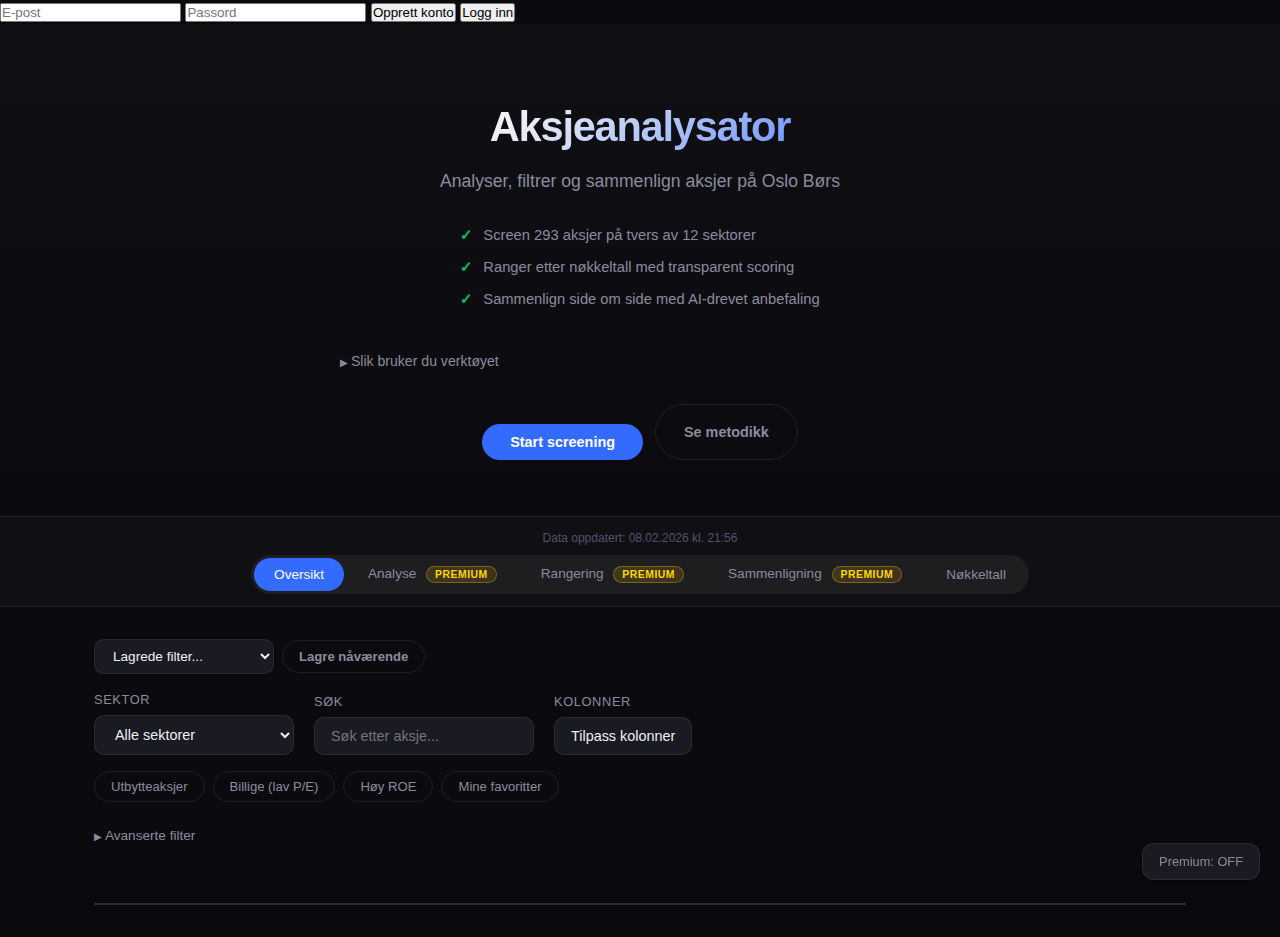
<file: index.html>
<div id="loginBox">
  <input id="email" type="email" placeholder="E-post">
  <input id="password" type="password" placeholder="Passord">

  <button id="signupBtn">Opprett konto</button>
  <button id="loginBtn">Logg inn</button>

  <p id="status"></p>
</div>


<!DOCTYPE html>
<html lang="no">
<head>
    <meta charset="UTF-8">
    <meta name="viewport" content="width=device-width, initial-scale=1.0">
    <title>Aksjeanalysator - Oslo Børs</title>
    <link rel="stylesheet" href="static/css/style.css">
</head>
<body>
    <div class="app-container">
        <section class="hero">
            <div class="hero-inner">
                <h1 class="hero-tittel">Aksjeanalysator</h1>
                <p class="hero-undertittel">Analyser, filtrer og sammenlign aksjer på Oslo Børs</p>
                <ul class="hero-punkter">
                    <li>Screen 293 aksjer på tvers av 12 sektorer</li>
                    <li>Ranger etter nøkkeltall med transparent scoring</li>
                    <li>Sammenlign side om side med AI-drevet anbefaling</li>
                </ul>
                <details class="hero-guide">
                    <summary>Slik bruker du verktøyet</summary>
                    <ol class="guide-steg">
                        <li><strong>Filtrer:</strong> Bruk søk, sektorfilter og hurtigfiltre for å finne aksjer</li>
                        <li><strong>Analyser:</strong> Bruk Analyse-fanen for selskapsprofil, SWOT og investeringsargumenter</li>
                        <li><strong>Ranger:</strong> Velg nøkkeltall og ranger aksjer med transparent scoring</li>
                        <li><strong>Sammenlign:</strong> Velg 2-5 aksjer og se side-om-side med AI-anbefaling</li>
                    </ol>
                </details>
                <div class="hero-knapper">
                    <button id="hero-start-knapp" class="primaer-knapp">Start screening</button>
                    <button id="hero-metodikk-knapp" class="sekundaer-knapp">Se metodikk</button>
                </div>
            </div>
        </section>
        <header class="header">
            <p class="data-tidspunkt">Data oppdatert: 08.02.2026 kl. 21:56</p>
            <nav class="tab-nav">
                <button class="tab-knapp aktiv" data-tab="oversikt">Oversikt</button>
                <button class="tab-knapp" data-tab="swot">Analyse <span class="premium-badge">Premium</span></button>
                <button class="tab-knapp" data-tab="rangering">Rangering <span class="premium-badge">Premium</span></button>
                <button class="tab-knapp" data-tab="sammenligning">Sammenligning <span class="premium-badge">Premium</span></button>
                <button class="tab-knapp" data-tab="nokkeltal">Nøkkeltall</button>
            </nav>
        </header>
        <main class="innhold">
            <section id="visning-oversikt" class="visning aktiv">
                <div class="lagrede-filter-bar">
                    <select id="lagrede-filter-select"><option value="">Lagrede filter...</option></select>
                    <button id="lagre-filter-knapp" class="sekundaer-knapp">Lagre nåværende</button>
                </div>
                <div class="filter-bar">
                    <div class="filter-gruppe">
                        <label for="sektor-filter">Sektor</label>
                        <select id="sektor-filter"><option value="">Alle sektorer</option></select>
                    </div>
                    <div class="filter-gruppe">
                        <label for="sok-input">Søk</label>
                        <input type="text" id="sok-input" placeholder="Søk etter aksje...">
                    </div>
                    <div class="filter-gruppe kolonne-velger-gruppe">
                        <label>Kolonner</label>
                        <button id="kolonne-velger-knapp" class="kolonne-velger-knapp">Tilpass kolonner</button>
                        <div id="kolonne-dropdown" class="kolonne-dropdown skjult"></div>
                    </div>
                </div>
                <div class="hurtigfilter-bar">
                    <button class="hurtigfilter-knapp" data-id="utbytte">Utbytteaksjer</button>
                    <button class="hurtigfilter-knapp" data-id="billig">Billige (lav P/E)</button>
                    <button class="hurtigfilter-knapp" data-id="hoeyRoe">Høy ROE</button>
                    <button class="hurtigfilter-knapp" data-id="favoritter">Mine favoritter</button>
                </div>
                <details class="avansert-filter">
                    <summary>Avanserte filter</summary>
                    <div class="range-filter-grid">
                        <div class="range-filter-gruppe">
                            <label>P/E</label>
                            <div class="range-inputs">
                                <input type="number" id="pe-min" placeholder="Min">
                                <span class="range-separator">&ndash;</span>
                                <input type="number" id="pe-max" placeholder="Max">
                            </div>
                        </div>
                        <div class="range-filter-gruppe">
                            <label>ROE (%)</label>
                            <div class="range-inputs">
                                <input type="number" id="roe-min" placeholder="Min">
                                <span class="range-separator">&ndash;</span>
                                <input type="number" id="roe-max" placeholder="Max">
                            </div>
                        </div>
                        <div class="range-filter-gruppe">
                            <label>Dir.avk. (%)</label>
                            <div class="range-inputs">
                                <input type="number" id="dy-min" placeholder="Min">
                                <span class="range-separator">&ndash;</span>
                                <input type="number" id="dy-max" placeholder="Max">
                            </div>
                        </div>
                        <div class="range-filter-gruppe">
                            <label>Markedsverdi (mrd)</label>
                            <div class="range-inputs">
                                <input type="number" id="mv-min" placeholder="Min">
                                <span class="range-separator">&ndash;</span>
                                <input type="number" id="mv-max" placeholder="Max">
                            </div>
                        </div>
                    </div>
                </details>
                <div id="aktive-filter-chips" class="aktive-filter-chips"></div>
                <div class="tabell-info"><span id="tabell-teller"></span></div>
                <div class="tabell-container">
                    <table id="aksje-tabell">
                        <thead><tr></tr></thead>
                        <tbody id="aksje-tbody"></tbody>
                    </table>
                </div>
            </section>
            <section id="visning-swot" class="visning">
                <div class="kort">
                    <h2>Aksjeanalyse</h2>
                    <p class="kort-beskrivelse">Søk etter en aksje for profesjonell analyse med selskapsprofil, SWOT, markedsfase og investeringsargumenter.</p>
                    <div class="swot-sok-container">
                        <input type="text" id="swot-sok" placeholder="Søk etter aksje...">
                        <div id="swot-forslag" class="forslag-liste skjult"></div>
                    </div>
                </div>
                <div id="swot-inline-resultat"></div>
            </section>
            <section id="visning-rangering" class="visning">
                <div class="rangering-oppsett">
                    <div class="kort">
                        <h2>Velg nøkkeltall</h2>
                        <p class="kort-beskrivelse">Velg hvilke nøkkeltall du vil rangere etter, og om høyere eller lavere verdi er best.</p>
                        <div id="nokkeltal-velger" class="nokkeltal-grid"></div>
                        <div class="rangering-filter">
                            <label for="rangering-sektor">Filtrer på sektor</label>
                            <select id="rangering-sektor"><option value="">Alle sektorer</option></select>
                        </div>
                        <button id="ranger-knapp" class="primaer-knapp">Ranger aksjer</button>
                    </div>
                </div>
                <div id="rangering-resultat" class="rangering-resultat skjult">
                    <div class="resultat-header">
                        <h2>Resultat</h2>
                        <span id="rangering-info" class="info-tekst"></span>
                    </div>
                    <div class="tabell-container">
                        <table id="rangering-tabell">
                            <thead><tr id="rangering-thead-rad"></tr></thead>
                            <tbody id="rangering-tbody"></tbody>
                        </table>
                    </div>
                    <div id="rangering-forklaring-container"></div>
                </div>
            </section>
            <section id="visning-sammenligning" class="visning">
                <div class="sammenligning-velger">
                    <div class="kort">
                        <h2>Velg aksjer å sammenligne</h2>
                        <p class="kort-beskrivelse">Velg 2-5 aksjer for side-om-side sammenligning.</p>
                        <div class="sammenligning-sok-container">
                            <input type="text" id="sammenligning-sok" placeholder="Søk etter aksje å legge til...">
                            <div id="sammenligning-forslag" class="forslag-liste skjult"></div>
                        </div>
                        <div id="valgte-aksjer" class="chip-container"></div>
                        <button id="sammenlign-knapp" class="primaer-knapp" disabled>Sammenlign</button>
                    </div>
                </div>
                <div id="sammenligning-resultat" class="sammenligning-resultat skjult">
                    <div id="sammenligning-kort-container" class="sammenligning-grid"></div>
                    <div id="anbefaling-container"></div>
                </div>
            </section>
            <section id="visning-nokkeltal" class="visning">
                <div class="forklaring-intro">
                    <h2>Hva betyr nøkkeltallene?</h2>
                    <p>Her er en enkel forklaring på de viktigste nøkkeltallene du møter når du analyserer aksjer. Bruk disse til å forstå hva tallene i oversikten, rangeringen og sammenligningen faktisk betyr.</p>
                </div>
                <div id="forklaring-grid" class="forklaring-grid"></div>
            </section>
        </main>
    </div>

<script>
const ALLE_AKSJER = [{"ticker": "AKAST.OL", "navn": "Akastor", "sektor": "Energi", "kurs": 13.3, "valuta": "NOK", "markedsverdi": 3625023488, "pe": null, "forwardPe": 19.41606, "dividendeYield": 0.026840491, "dividendePerAksje": 0.35, "utbetalingsgrad": 0.0, "exDividendeDato": "2025-10-31", "eps": -0.17, "roe": -0.00818, "beta": 0.099, "prisPerBok": 0.6178575, "gjeldTilEk": 0.060590000000000005, "femtiToUkerHoey": 14.18, "femtiToUkerLav": 10.4, "femtiDagersSnitt": 11.5808, "toHundreDagersSnitt": 11.7066, "inntektsVekst": 0.313, "bruttoMargin": 0.36898, "ebitda": 55000000, "friKontantstroem": 88250000, "anbefaling": "none", "prisTilSalg": 9.692576, "epsVekst": null, "peg": null}, {"ticker": "AKRBP.OL", "navn": "Aker BP", "sektor": "Energi", "kurs": 267.9, "valuta": "NOK", "markedsverdi": 169242673152, "pe": 20.832037, "forwardPe": 15.1325655, "dividendeYield": 0.09455020530048526, "dividendePerAksje": 25.33, "utbetalingsgrad": 1.8678, "exDividendeDato": "2025-10-27", "eps": 12.86, "roe": 0.06933, "beta": 0.177, "prisPerBok": 1.4844943, "gjeldTilEk": 0.74237, "femtiToUkerHoey": 288.3, "femtiToUkerLav": 200.5, "femtiDagersSnitt": 260.12, "toHundreDagersSnitt": 253.423, "inntektsVekst": -0.089, "bruttoMargin": 0.91441, "ebitda": 9864899584, "friKontantstroem": -972750016, "anbefaling": "hold", "prisTilSalg": 14.769796, "epsVekst": 0.647, "peg": null}, {"ticker": "AKSO.OL", "navn": "Aker Solutions", "sektor": "Energi", "kurs": 38.0, "valuta": "NOK", "markedsverdi": 18439583744, "pe": 7.1969695, "forwardPe": 10.552624, "dividendeYield": 0.08684210526315789, "dividendePerAksje": 3.3, "utbetalingsgrad": 0.625, "exDividendeDato": "2025-04-29", "eps": 5.28, "roe": 0.22635001, "beta": null, "prisPerBok": 1.6086018, "gjeldTilEk": 0.27876999999999996, "femtiToUkerHoey": 38.04, "femtiToUkerLav": 25.92, "femtiDagersSnitt": 32.0572, "toHundreDagersSnitt": 31.5454, "inntektsVekst": 0.073, "bruttoMargin": 0.07954, "ebitda": 4596333056, "friKontantstroem": 518249984, "anbefaling": "hold", "prisTilSalg": 0.29175633, "epsVekst": 0.057, "peg": null}, {"ticker": "ARCH.OL", "navn": "Archer Limited", "sektor": "Energi", "kurs": 24.25, "valuta": "NOK", "markedsverdi": 2412739072, "pe": null, "forwardPe": 6.958393, "dividendeYield": 0.1022680412371134, "dividendePerAksje": 2.48, "utbetalingsgrad": 0.0, "exDividendeDato": "2026-02-04", "eps": -2.9, "roe": -0.18619, "beta": 0.395, "prisPerBok": 1.1428297, "gjeldTilEk": 2.2654, "femtiToUkerHoey": 28.485, "femtiToUkerLav": 17.52, "femtiDagersSnitt": 23.236, "toHundreDagersSnitt": 23.11025, "inntektsVekst": 0.036, "bruttoMargin": 0.16971001, "ebitda": 146400000, "friKontantstroem": 23612500, "anbefaling": "strong_buy", "prisTilSalg": 2.0618176, "epsVekst": -0.027, "peg": null}, {"ticker": "BNOR.OL", "navn": "BlueNord", "sektor": "Energi", "kurs": 444.5, "valuta": "NOK", "markedsverdi": 11364621312, "pe": null, "forwardPe": 7.4905205, "dividendeYield": 0.04384701912260967, "dividendePerAksje": 19.49, "utbetalingsgrad": 0.0, "exDividendeDato": "2025-11-21", "eps": -12.58, "roe": -0.03238, "beta": -0.198, "prisPerBok": 2.3628106, "gjeldTilEk": 1.47756, "femtiToUkerHoey": 708.0, "femtiToUkerLav": 399.5, "femtiDagersSnitt": 434.61, "toHundreDagersSnitt": 489.4275, "inntektsVekst": 0.445, "bruttoMargin": 0.57607, "ebitda": 452700000, "friKontantstroem": 69037504, "anbefaling": "buy", "prisTilSalg": 13.059781, "epsVekst": null, "peg": null}, {"ticker": "BORR.OL", "navn": "Borr Drilling", "sektor": "Energi", "kurs": 49.5, "valuta": "NOK", "markedsverdi": 15190203392, "pe": 18.265682, "forwardPe": null, "dividendeYield": 0.00041472266, "dividendePerAksje": 0.02, "utbetalingsgrad": 0.0714, "exDividendeDato": "2024-11-28", "eps": 2.71, "roe": 0.067940004, "beta": 1.051, "prisPerBok": 1.2804588, "gjeldTilEk": 1.80379, "femtiToUkerHoey": 54.0, "femtiToUkerLav": 39.1, "femtiDagersSnitt": 43.446453, "toHundreDagersSnitt": 43.446453, "inntektsVekst": 0.147, "bruttoMargin": 0.55188, "ebitda": 501600000, "friKontantstroem": -13450000, "anbefaling": "none", "prisTilSalg": 14.826943, "epsVekst": 1.557, "peg": null}, {"ticker": "BWE.OL", "navn": "BW Energy Limited", "sektor": "Energi", "kurs": 44.15, "valuta": "NOK", "markedsverdi": 11393614848, "pe": 5.498132, "forwardPe": 5.2371716, "dividendeYield": null, "dividendePerAksje": 0.0, "utbetalingsgrad": 0.0, "exDividendeDato": null, "eps": 8.03, "roe": 0.14292, "beta": 0.6, "prisPerBok": 1.3546159, "gjeldTilEk": 0.98482, "femtiToUkerHoey": 50.4, "femtiToUkerLav": 24.5, "femtiDagersSnitt": 42.431, "toHundreDagersSnitt": 38.1745, "inntektsVekst": -0.464, "bruttoMargin": 0.51910996, "ebitda": 414200000, "friKontantstroem": -159787504, "anbefaling": "strong_buy", "prisTilSalg": 14.279502, "epsVekst": null, "peg": null}, {"ticker": "BWO.OL", "navn": "BW Offshore Limited", "sektor": "Energi", "kurs": 47.25, "valuta": "NOK", "markedsverdi": 8562443776, "pe": 6.342282, "forwardPe": 17.408419, "dividendeYield": 0.05375661375661376, "dividendePerAksje": 2.54, "utbetalingsgrad": 0.4253, "exDividendeDato": "2025-11-19", "eps": 7.45, "roe": 0.12157, "beta": 0.692, "prisPerBok": 0.7805216, "gjeldTilEk": 1.26776, "femtiToUkerHoey": 48.2, "femtiToUkerLav": 25.15, "femtiDagersSnitt": 43.074, "toHundreDagersSnitt": 36.6165, "inntektsVekst": -0.329, "bruttoMargin": 0.70948, "ebitda": 256800000, "friKontantstroem": -92075000, "anbefaling": "hold", "prisTilSalg": 16.539392, "epsVekst": 0.712, "peg": null}, {"ticker": "COSH.OL", "navn": "Constellation Oil Services Holding S.A.", "sektor": "Energi", "kurs": 119.0, "valuta": "NOK", "markedsverdi": null, "pe": null, "forwardPe": 12.526693, "dividendeYield": null, "dividendePerAksje": 0.0, "utbetalingsgrad": null, "exDividendeDato": null, "eps": null, "roe": null, "beta": null, "prisPerBok": 10.298791, "gjeldTilEk": 0.44653, "femtiToUkerHoey": 128.0, "femtiToUkerLav": 72.00001, "femtiDagersSnitt": 116.8908, "toHundreDagersSnitt": 97.04, "inntektsVekst": 0.023, "bruttoMargin": -0.15256, "ebitda": 199048000, "friKontantstroem": null, "anbefaling": "none", "prisTilSalg": null, "epsVekst": null, "peg": null}, {"ticker": "DDRIL.OL", "navn": "Dolphin Drilling", "sektor": "Energi", "kurs": 2.47, "valuta": "NOK", "markedsverdi": 393326176, "pe": null, "forwardPe": -0.042467877, "dividendeYield": null, "dividendePerAksje": 0.0, "utbetalingsgrad": 0.0, "exDividendeDato": null, "eps": -56.11, "roe": -2.73047, "beta": -0.432, "prisPerBok": 0.0101833455, "gjeldTilEk": 3.52964, "femtiToUkerHoey": 113.65648, "femtiToUkerLav": 1.95, "femtiDagersSnitt": 2.74734, "toHundreDagersSnitt": 7.976364, "inntektsVekst": 1.285, "bruttoMargin": 0.10491, "ebitda": 22735000, "friKontantstroem": -9071125, "anbefaling": "none", "prisTilSalg": 2.1723528, "epsVekst": null, "peg": null}, {"ticker": "DNO.OL", "navn": "DNO", "sektor": "Energi", "kurs": 15.37, "valuta": "NOK", "markedsverdi": 14985749504, "pe": null, "forwardPe": 4.3065286, "dividendeYield": 0.09759271307742355, "dividendePerAksje": 1.5, "utbetalingsgrad": 1.2232, "exDividendeDato": "2026-02-13", "eps": -0.48, "roe": -0.02093, "beta": 0.232, "prisPerBok": 1.1633049, "gjeldTilEk": 1.02823, "femtiToUkerHoey": 16.58, "femtiToUkerLav": 10.438, "femtiDagersSnitt": 15.5292, "toHundreDagersSnitt": 14.28536, "inntektsVekst": 1.726, "bruttoMargin": 0.40617, "ebitda": 838400000, "friKontantstroem": 300524992, "anbefaling": "buy", "prisTilSalg": 10.166723, "epsVekst": null, "peg": null}, {"ticker": "DVD.OL", "navn": "Deep Value Driller", "sektor": "Energi", "kurs": 21.6, "valuta": "NOK", "markedsverdi": 2019780096, "pe": 52.68293, "forwardPe": 12.37932, "dividendeYield": 0.13888888888888887, "dividendePerAksje": 3.0, "utbetalingsgrad": 6.5269, "exDividendeDato": "2026-01-07", "eps": 0.41, "roe": 2.40062, "beta": 0.384, "prisPerBok": 21.425747, "gjeldTilEk": 10.84096, "femtiToUkerHoey": 22.35, "femtiToUkerLav": 10.0, "femtiDagersSnitt": 21.147, "toHundreDagersSnitt": 18.4374, "inntektsVekst": -0.043, "bruttoMargin": 1.0, "ebitda": 55635080, "friKontantstroem": 32822468, "anbefaling": "none", "prisTilSalg": 33.883965, "epsVekst": -0.015, "peg": null}, {"ticker": "EIOF.OL", "navn": "Eidesvik Offshore", "sektor": "Energi", "kurs": 13.0, "valuta": "NOK", "markedsverdi": 948783360, "pe": 12.264152, "forwardPe": -2.838428, "dividendeYield": 0.023076923076923075, "dividendePerAksje": 0.3, "utbetalingsgrad": 0.283, "exDividendeDato": "2025-08-28", "eps": 1.06, "roe": 0.061950002, "beta": 0.471, "prisPerBok": 0.5874113, "gjeldTilEk": 0.42115, "femtiToUkerHoey": 14.0, "femtiToUkerLav": 10.05, "femtiDagersSnitt": 12.627, "toHundreDagersSnitt": 12.79325, "inntektsVekst": -0.012, "bruttoMargin": 0.54235, "ebitda": 283384000, "friKontantstroem": -217604128, "anbefaling": "none", "prisTilSalg": 1.2029529, "epsVekst": -0.023, "peg": null}, {"ticker": "EMGS.OL", "navn": "Electromagnetic Geoservices", "sektor": "Energi", "kurs": 0.321, "valuta": "NOK", "markedsverdi": 42041272, "pe": 1.6894737, "forwardPe": -4.0125003, "dividendeYield": null, "dividendePerAksje": 0.0, "utbetalingsgrad": 0.0, "exDividendeDato": null, "eps": 0.19, "roe": null, "beta": 0.35, "prisPerBok": -2.2076454, "gjeldTilEk": null, "femtiToUkerHoey": 2.3, "femtiToUkerLav": 0.121, "femtiDagersSnitt": 0.23655, "toHundreDagersSnitt": 1.1830475, "inntektsVekst": -0.937, "bruttoMargin": 0.54148, "ebitda": 8695000, "friKontantstroem": -7405875, "anbefaling": "none", "prisTilSalg": 1.4306566, "epsVekst": null, "peg": null}, {"ticker": "ENH.OL", "navn": "SED Energy Holdings Plc", "sektor": "Energi", "kurs": 8.54, "valuta": "NOK", "markedsverdi": 6199908352, "pe": 17.791668, "forwardPe": 6.8429484, "dividendeYield": 0.10538641686182672, "dividendePerAksje": 0.9, "utbetalingsgrad": 1.1669, "exDividendeDato": "2025-02-11", "eps": 0.48, "roe": null, "beta": null, "prisPerBok": 1.8090246, "gjeldTilEk": null, "femtiToUkerHoey": 9.8, "femtiToUkerLav": 6.56, "femtiDagersSnitt": 8.276, "toHundreDagersSnitt": 8.283452, "inntektsVekst": null, "bruttoMargin": 0.0, "ebitda": null, "friKontantstroem": null, "anbefaling": "strong_buy", "prisTilSalg": null, "epsVekst": null, "peg": null}, {"ticker": "EQNR.OL", "navn": "Equinor", "sektor": "Energi", "kurs": 265.7, "valuta": "NOK", "markedsverdi": 663338156032, "pe": 14.14803, "forwardPe": 9.463137, "dividendeYield": 0.056417011667293945, "dividendePerAksje": 14.99, "utbetalingsgrad": 0.7553, "exDividendeDato": "2026-02-16", "eps": 18.78, "roe": 0.12206, "beta": -0.267, "prisPerBok": 1.701209, "gjeldTilEk": 0.77093, "femtiToUkerHoey": 287.3, "femtiToUkerLav": 226.4, "femtiDagersSnitt": 240.878, "toHundreDagersSnitt": 247.377, "inntektsVekst": -0.047, "bruttoMargin": 0.3694, "ebitda": 37191999488, "friKontantstroem": 20200499200, "anbefaling": "underperform", "prisTilSalg": 6.268078, "epsVekst": -0.275, "peg": null}, {"ticker": "HUNT.OL", "navn": "Hunter Group", "sektor": "Energi", "kurs": 2.65, "valuta": "NOK", "markedsverdi": 357235456, "pe": null, "forwardPe": null, "dividendeYield": 0.11320754716981132, "dividendePerAksje": 0.3, "utbetalingsgrad": 0.0, "exDividendeDato": "2025-12-01", "eps": -0.59, "roe": -0.40797, "beta": 2.071, "prisPerBok": 2.4408631, "gjeldTilEk": 0.00971, "femtiToUkerHoey": 2.75, "femtiToUkerLav": 0.699, "femtiDagersSnitt": 2.13304, "toHundreDagersSnitt": 1.370525, "inntektsVekst": null, "bruttoMargin": 0.0, "ebitda": -7556000, "friKontantstroem": -2221500, "anbefaling": "none", "prisTilSalg": -60.27256, "epsVekst": null, "peg": null}, {"ticker": "HYN.OL", "navn": "Hynion", "sektor": "Energi", "kurs": 0.0196, "valuta": "NOK", "markedsverdi": 14711433, "pe": null, "forwardPe": null, "dividendeYield": null, "dividendePerAksje": 0.0, "utbetalingsgrad": 0.0, "exDividendeDato": null, "eps": -0.22, "roe": -0.83715, "beta": 1.194, "prisPerBok": 0.12727273, "gjeldTilEk": 0.6186699999999999, "femtiToUkerHoey": 0.37, "femtiToUkerLav": 0.0126, "femtiDagersSnitt": 0.019348, "toHundreDagersSnitt": 0.0676965, "inntektsVekst": 0.755, "bruttoMargin": 0.23697, "ebitda": -17095868, "friKontantstroem": -16515442, "anbefaling": "none", "prisTilSalg": 2.3228414, "epsVekst": null, "peg": null}, {"ticker": "IOX.OL", "navn": "Interoil Exploration and Production", "sektor": "Energi", "kurs": 0.899, "valuta": "NOK", "markedsverdi": 18100850, "pe": null, "forwardPe": 89.9, "dividendeYield": null, "dividendePerAksje": 0.0, "utbetalingsgrad": 0.0, "exDividendeDato": null, "eps": -10.0, "roe": null, "beta": 0.476, "prisPerBok": -0.05792738, "gjeldTilEk": null, "femtiToUkerHoey": 2.735, "femtiToUkerLav": 0.501, "femtiDagersSnitt": 0.91684, "toHundreDagersSnitt": 1.32845, "inntektsVekst": -0.27, "bruttoMargin": -0.15732001, "ebitda": -5482000, "friKontantstroem": -9443625, "anbefaling": "none", "prisTilSalg": 1.1478028, "epsVekst": null, "peg": null}, {"ticker": "MORLD.OL", "navn": "Moreld", "sektor": "Energi", "kurs": 16.92, "valuta": "NOK", "markedsverdi": 2982097664, "pe": null, "forwardPe": 7.4344864, "dividendeYield": 0.07446808510638298, "dividendePerAksje": 1.26, "utbetalingsgrad": 0.0, "exDividendeDato": "2025-11-18", "eps": -2.25, "roe": null, "beta": null, "prisPerBok": 3.745849, "gjeldTilEk": 3.2547, "femtiToUkerHoey": 21.1, "femtiToUkerLav": 11.02, "femtiDagersSnitt": 17.4592, "toHundreDagersSnitt": 16.79065, "inntektsVekst": -0.202, "bruttoMargin": 0.29542, "ebitda": 477144992, "friKontantstroem": null, "anbefaling": "strong_buy", "prisTilSalg": 0.29584044, "epsVekst": -0.729, "peg": null}, {"ticker": "NOL.OL", "navn": "Northern Ocean Ltd.", "sektor": "Energi", "kurs": 8.86, "valuta": "NOK", "markedsverdi": 2686488320, "pe": null, "forwardPe": "Infinity", "dividendeYield": null, "dividendePerAksje": 0.0, "utbetalingsgrad": 0.0, "exDividendeDato": null, "eps": -1.55, "roe": -0.15446, "beta": 0.205, "prisPerBok": 0.7014631, "gjeldTilEk": 1.36899, "femtiToUkerHoey": 9.29, "femtiToUkerLav": 4.905, "femtiDagersSnitt": 8.6586, "toHundreDagersSnitt": 6.7962, "inntektsVekst": 0.48, "bruttoMargin": 0.26429, "ebitda": 50599000, "friKontantstroem": -10397750, "anbefaling": "strong_buy", "prisTilSalg": 12.021803, "epsVekst": null, "peg": null}, {"ticker": "NORAM.OL", "navn": "NorAm Drilling", "sektor": "Energi", "kurs": 33.55, "valuta": "NOK", "markedsverdi": 1453317376, "pe": 11.982142, "forwardPe": 7.974804, "dividendeYield": 0.12757078986587186, "dividendePerAksje": 4.28, "utbetalingsgrad": 1.5373, "exDividendeDato": "2026-01-16", "eps": 2.8, "roe": 0.20086001, "beta": -0.061, "prisPerBok": 2.4774885, "gjeldTilEk": null, "femtiToUkerHoey": 38.0, "femtiToUkerLav": 21.8, "femtiDagersSnitt": 32.516, "toHundreDagersSnitt": 27.596, "inntektsVekst": -0.098, "bruttoMargin": 0.71182, "ebitda": 22799000, "friKontantstroem": 15761879, "anbefaling": "none", "prisTilSalg": 14.352759, "epsVekst": 4.558, "peg": null}, {"ticker": "ODL.OL", "navn": "Odfjell Drilling Ltd.", "sektor": "Energi", "kurs": 95.2, "valuta": "NOK", "markedsverdi": 22829633536, "pe": 16.672504, "forwardPe": 8.7872, "dividendeYield": 0.07174369747899159, "dividendePerAksje": 6.83, "utbetalingsgrad": 0.88379997, "exDividendeDato": "2025-11-12", "eps": 5.71, "roe": 0.10055, "beta": 0.291, "prisPerBok": 1.6447709, "gjeldTilEk": 0.41692999999999997, "femtiToUkerHoey": 96.2, "femtiToUkerLav": 47.15, "femtiDagersSnitt": 88.94, "toHundreDagersSnitt": 76.6495, "inntektsVekst": 0.254, "bruttoMargin": 1.0, "ebitda": 392300000, "friKontantstroem": 155312496, "anbefaling": "strong_buy", "prisTilSalg": 26.539913, "epsVekst": 1.885, "peg": null}, {"ticker": "OKEA.OL", "navn": "OKEA", "sektor": "Energi", "kurs": 26.4, "valuta": "NOK", "markedsverdi": 2743233280, "pe": null, "forwardPe": 4.4532537, "dividendeYield": null, "dividendePerAksje": 0.0, "utbetalingsgrad": 0.0, "exDividendeDato": "2023-12-01", "eps": -5.13, "roe": -0.65309995, "beta": -0.009, "prisPerBok": 4.951728, "gjeldTilEk": 5.44471, "femtiToUkerHoey": 26.45, "femtiToUkerLav": 14.66, "femtiDagersSnitt": 22.4014, "toHundreDagersSnitt": 19.19095, "inntektsVekst": -0.526, "bruttoMargin": 0.61711, "ebitda": 701387008, "friKontantstroem": 152022384, "anbefaling": "buy", "prisTilSalg": 3.5004284, "epsVekst": null, "peg": null}, {"ticker": "OTL.OL", "navn": "Odfjell Technology Ltd.", "sektor": "Energi", "kurs": 58.2, "valuta": "NOK", "markedsverdi": 2296797184, "pe": 6.9451075, "forwardPe": 6.4110737, "dividendeYield": 0.10446735395189002, "dividendePerAksje": 6.08, "utbetalingsgrad": 0.72550005, "exDividendeDato": "2025-11-14", "eps": 8.38, "roe": 0.27168, "beta": 1.009, "prisPerBok": 1.8633541, "gjeldTilEk": 1.2923099999999998, "femtiToUkerHoey": 64.0, "femtiToUkerLav": 36.5, "femtiDagersSnitt": 56.378, "toHundreDagersSnitt": 53.946, "inntektsVekst": 0.075, "bruttoMargin": 1.0, "ebitda": 622700032, "friKontantstroem": -136793504, "anbefaling": "strong_buy", "prisTilSalg": 0.41102314, "epsVekst": 1.663, "peg": null}, {"ticker": "PEN.OL", "navn": "Panoro Energy", "sektor": "Energi", "kurs": 22.0, "valuta": "NOK", "markedsverdi": 2471362816, "pe": 8.429119, "forwardPe": 7.262534, "dividendeYield": 0.12818181818181817, "dividendePerAksje": 2.82, "utbetalingsgrad": 0.8756, "exDividendeDato": "2025-11-28", "eps": 2.61, "roe": 0.12987, "beta": 0.268, "prisPerBok": 0.9711348, "gjeldTilEk": 0.63304, "femtiToUkerHoey": 30.0, "femtiToUkerLav": 18.72, "femtiDagersSnitt": 20.212, "toHundreDagersSnitt": 22.4407, "inntektsVekst": 0.764, "bruttoMargin": 0.48758, "ebitda": 101315000, "friKontantstroem": -10087750, "anbefaling": "none", "prisTilSalg": 10.357678, "epsVekst": null, "peg": null}, {"ticker": "PLSV.OL", "navn": "Paratus Energy Services", "sektor": "Energi", "kurs": 47.7, "valuta": "NOK", "markedsverdi": 7762462208, "pe": 14.498481, "forwardPe": 9.657299, "dividendeYield": 0.1872117400419287, "dividendePerAksje": 8.93, "utbetalingsgrad": 2.5882, "exDividendeDato": "2025-12-02", "eps": 3.29, "roe": 0.25016, "beta": null, "prisPerBok": 4.7088804, "gjeldTilEk": 4.11529, "femtiToUkerHoey": 49.0, "femtiToUkerLav": 30.6, "femtiDagersSnitt": 44.796, "toHundreDagersSnitt": 40.0578, "inntektsVekst": -0.168, "bruttoMargin": 0.46491, "ebitda": 97000000, "friKontantstroem": 34825000, "anbefaling": "none", "prisTilSalg": 46.56546, "epsVekst": null, "peg": null}, {"ticker": "PNOR.OL", "navn": "PetroNor E&P", "sektor": "Energi", "kurs": 10.3, "valuta": "NOK", "markedsverdi": 1466275584, "pe": 10.842106, "forwardPe": 2.845304, "dividendeYield": 0.4271844660194175, "dividendePerAksje": 4.4, "utbetalingsgrad": 3.9977999, "exDividendeDato": "2025-05-23", "eps": 0.95, "roe": 0.09252, "beta": 0.03, "prisPerBok": 1.0489224, "gjeldTilEk": null, "femtiToUkerHoey": 13.66, "femtiToUkerLav": 8.5, "femtiDagersSnitt": 10.7296, "toHundreDagersSnitt": 10.7975, "inntektsVekst": -0.281, "bruttoMargin": 0.52816004, "ebitda": 71324000, "friKontantstroem": 29721000, "anbefaling": "none", "prisTilSalg": 12.499259, "epsVekst": null, "peg": null}, {"ticker": "PRS.OL", "navn": "Prosafe SE", "sektor": "Energi", "kurs": 3.51, "valuta": "NOK", "markedsverdi": 1237408256, "pe": 0.88413095, "forwardPe": -253.21336, "dividendeYield": null, "dividendePerAksje": 0.0, "utbetalingsgrad": 0.0, "exDividendeDato": "2015-08-27", "eps": 3.97, "roe": 1.7277299, "beta": 0.475, "prisPerBok": 0.719871, "gjeldTilEk": 2.17755, "femtiToUkerHoey": 15.44, "femtiToUkerLav": 2.91, "femtiDagersSnitt": 3.5404, "toHundreDagersSnitt": 4.9242, "inntektsVekst": 0.549, "bruttoMargin": 0.74304, "ebitda": 35400000, "friKontantstroem": -19750000, "anbefaling": "hold", "prisTilSalg": 8.009115, "epsVekst": null, "peg": null}, {"ticker": "PSE.OL", "navn": "Petrolia SE", "sektor": "Energi", "kurs": 4.7, "valuta": "NOK", "markedsverdi": 277458784, "pe": 7.5806446, "forwardPe": null, "dividendeYield": null, "dividendePerAksje": 0.0, "utbetalingsgrad": 0.0, "exDividendeDato": null, "eps": 0.62, "roe": 0.06702, "beta": -0.165, "prisPerBok": 0.61922944, "gjeldTilEk": 0.22415, "femtiToUkerHoey": 5.44, "femtiToUkerLav": 3.36, "femtiDagersSnitt": 4.685, "toHundreDagersSnitt": 4.419165, "inntektsVekst": 0.081, "bruttoMargin": 0.94495004, "ebitda": 7524000, "friKontantstroem": 5438000, "anbefaling": "none", "prisTilSalg": 4.994578, "epsVekst": -0.094, "peg": null}, {"ticker": "QEC.OL", "navn": "Questerre Energy Corporation", "sektor": "Energi", "kurs": 1.764, "valuta": "NOK", "markedsverdi": 755901952, "pe": null, "forwardPe": 5.3454547, "dividendeYield": null, "dividendePerAksje": 0.0, "utbetalingsgrad": 0.0, "exDividendeDato": null, "eps": -0.21, "roe": -0.10073, "beta": -0.329, "prisPerBok": 0.7907579, "gjeldTilEk": 0.8061, "femtiToUkerHoey": 3.36, "femtiToUkerLav": 1.6, "femtiDagersSnitt": 2.17872, "toHundreDagersSnitt": 2.237195, "inntektsVekst": 0.268, "bruttoMargin": 0.51733, "ebitda": 13454000, "friKontantstroem": 42472124, "anbefaling": "none", "prisTilSalg": 19.012575, "epsVekst": null, "peg": null}, {"ticker": "REACH.OL", "navn": "Reach Subsea", "sektor": "Energi", "kurs": 7.17, "valuta": "NOK", "markedsverdi": 2347300096, "pe": 12.362069, "forwardPe": 6.1810346, "dividendeYield": 0.058577405857740586, "dividendePerAksje": 0.42, "utbetalingsgrad": 0.72410005, "exDividendeDato": "2025-05-30", "eps": 0.58, "roe": 0.16294001, "beta": -0.065, "prisPerBok": 1.8446102, "gjeldTilEk": 1.40857, "femtiToUkerHoey": 8.68, "femtiToUkerLav": 5.93, "femtiDagersSnitt": 6.6554, "toHundreDagersSnitt": 7.2128, "inntektsVekst": -0.176, "bruttoMargin": 0.84721, "ebitda": 420580000, "friKontantstroem": 542732864, "anbefaling": "none", "prisTilSalg": 0.85177463, "epsVekst": -0.6, "peg": null}, {"ticker": "SDSD.OL", "navn": "S.D. Standard ETC Plc", "sektor": "Energi", "kurs": 1.87, "valuta": "NOK", "markedsverdi": 980783040, "pe": null, "forwardPe": 93.5, "dividendeYield": 0.10695187165775401, "dividendePerAksje": 0.2, "utbetalingsgrad": 0.0, "exDividendeDato": "2024-11-15", "eps": -0.1, "roe": -0.0113, "beta": 0.246, "prisPerBok": 0.85738254, "gjeldTilEk": null, "femtiToUkerHoey": 1.995, "femtiToUkerLav": 1.602, "femtiDagersSnitt": 1.8634, "toHundreDagersSnitt": 1.842675, "inntektsVekst": 16.861, "bruttoMargin": 0.0, "ebitda": null, "friKontantstroem": 6995625, "anbefaling": "none", "prisTilSalg": -2013.9282, "epsVekst": null, "peg": null}, {"ticker": "SEA1.OL", "navn": "Sea1 Offshore Inc.", "sektor": "Energi", "kurs": 25.8, "valuta": "NOK", "markedsverdi": 3951108096, "pe": 3.6543908, "forwardPe": 6.3844604, "dividendeYield": 0.19379844961240308, "dividendePerAksje": 5.0, "utbetalingsgrad": 0.0, "exDividendeDato": "2025-01-14", "eps": 7.06, "roe": 0.24452999, "beta": 0.684, "prisPerBok": 0.9912677, "gjeldTilEk": 0.7625, "femtiToUkerHoey": 30.65, "femtiToUkerLav": 15.04, "femtiDagersSnitt": 23.39, "toHundreDagersSnitt": 23.41395, "inntektsVekst": -0.223, "bruttoMargin": 0.59432, "ebitda": 139760992, "friKontantstroem": 43491876, "anbefaling": "strong_buy", "prisTilSalg": 14.538908, "epsVekst": -0.515, "peg": null}, {"ticker": "SUBC.OL", "navn": "Subsea 7 S.A.", "sektor": "Energi", "kurs": 243.6, "valuta": "NOK", "markedsverdi": 72138776576, "pe": 26.250002, "forwardPe": 12.351393, "dividendeYield": 0.05336617405582923, "dividendePerAksje": 13.0, "utbetalingsgrad": 0.9474, "exDividendeDato": "2025-10-29", "eps": 9.28, "roe": 0.065570004, "beta": 0.681, "prisPerBok": 1.7479321, "gjeldTilEk": 0.24093, "femtiToUkerHoey": 248.8, "femtiToUkerLav": 130.9, "femtiDagersSnitt": 213.204, "toHundreDagersSnitt": 196.7645, "inntektsVekst": 0.003, "bruttoMargin": 0.13337, "ebitda": 1038099968, "friKontantstroem": 813937472, "anbefaling": "buy", "prisTilSalg": 10.315118, "epsVekst": 0.226, "peg": null}, {"ticker": "TGS.OL", "navn": "TGS", "sektor": "Energi", "kurs": 101.2, "valuta": "NOK", "markedsverdi": 19881611264, "pe": 34.89655, "forwardPe": 22.097818, "dividendeYield": 0.06383399209486165, "dividendePerAksje": 6.46, "utbetalingsgrad": 2.0073, "exDividendeDato": "2025-10-30", "eps": 2.9, "roe": 0.02428, "beta": -0.063, "prisPerBok": 1.025832, "gjeldTilEk": 0.43274, "femtiToUkerHoey": 116.2, "femtiToUkerLav": 70.05, "femtiDagersSnitt": 93.074, "toHundreDagersSnitt": 84.00175, "inntektsVekst": -0.059, "bruttoMargin": 0.78595, "ebitda": 903323008, "friKontantstroem": 252366128, "anbefaling": "underperform", "prisTilSalg": 11.391032, "epsVekst": 0.632, "peg": null}, {"ticker": "VAR.OL", "navn": "Var Energi", "sektor": "Energi", "kurs": 34.07, "valuta": "NOK", "markedsverdi": 85052563456, "pe": 13.793522, "forwardPe": 10.642207, "dividendeYield": 0.14206046375110068, "dividendePerAksje": 4.84, "utbetalingsgrad": 1.7923, "exDividendeDato": "2026-02-03", "eps": 2.47, "roe": 0.58757, "beta": -0.025, "prisPerBok": 270.36118, "gjeldTilEk": 7.500299999999999, "femtiToUkerHoey": 37.68, "femtiToUkerLav": 26.81, "femtiDagersSnitt": 32.9404, "toHundreDagersSnitt": 32.91415, "inntektsVekst": 0.156, "bruttoMargin": 0.83712, "ebitda": 5859202048, "friKontantstroem": 1538463872, "anbefaling": "buy", "prisTilSalg": 11.436352, "epsVekst": -0.179, "peg": null}, {"ticker": "VDI.OL", "navn": "Vantage Drilling International", "sektor": "Energi", "kurs": 200.0, "valuta": "NOK", "markedsverdi": 2711814144, "pe": null, "forwardPe": null, "dividendeYield": 0.25035, "dividendePerAksje": 50.07, "utbetalingsgrad": 0.0, "exDividendeDato": "2025-12-19", "eps": -23.6, "roe": 0.32939, "beta": 0.057, "prisPerBok": 0.8947181, "gjeldTilEk": 0.00015, "femtiToUkerHoey": 286.0, "femtiToUkerLav": 161.0, "femtiDagersSnitt": 199.56, "toHundreDagersSnitt": 235.69, "inntektsVekst": -0.629, "bruttoMargin": -0.20134, "ebitda": -27540000, "friKontantstroem": 82690496, "anbefaling": "none", "prisTilSalg": 21.23848, "epsVekst": null, "peg": null}, {"ticker": "VTURA.OL", "navn": "Ventura Offshore Holding Ltd.", "sektor": "Energi", "kurs": 22.1, "valuta": "NOK", "markedsverdi": 2336243200, "pe": 6.90625, "forwardPe": -10.132703, "dividendeYield": null, "dividendePerAksje": 0.0, "utbetalingsgrad": 0.0, "exDividendeDato": null, "eps": 3.2, "roe": null, "beta": null, "prisPerBok": 0.68774, "gjeldTilEk": 0.46997, "femtiToUkerHoey": 28.15, "femtiToUkerLav": 15.15, "femtiDagersSnitt": 20.119, "toHundreDagersSnitt": 20.88975, "inntektsVekst": 0.1, "bruttoMargin": 1.0, "ebitda": 184233792, "friKontantstroem": null, "anbefaling": "none", "prisTilSalg": 5.4573517, "epsVekst": -0.168, "peg": null}, {"ticker": "ZENA.OL", "navn": "Zenith Energy Ltd.", "sektor": "Energi", "kurs": 0.46, "valuta": "NOK", "markedsverdi": 298623872, "pe": null, "forwardPe": null, "dividendeYield": null, "dividendePerAksje": 0.0, "utbetalingsgrad": 0.0, "exDividendeDato": null, "eps": -0.05, "roe": -0.01342, "beta": 0.458, "prisPerBok": 0.4706892, "gjeldTilEk": 0.70772, "femtiToUkerHoey": 2.44, "femtiToUkerLav": 0.3, "femtiDagersSnitt": 0.4707, "toHundreDagersSnitt": 0.85752, "inntektsVekst": 0.196, "bruttoMargin": 0.07051, "ebitda": 11186000, "friKontantstroem": -21156624, "anbefaling": "none", "prisTilSalg": 128.38516, "epsVekst": -0.657, "peg": null}, {"ticker": "AASB.OL", "navn": "Aasen Sparebank", "sektor": "Finans", "kurs": 141.0, "valuta": "NOK", "markedsverdi": 243896864, "pe": 11.463414, "forwardPe": 12.634409, "dividendeYield": 0.06382978723404255, "dividendePerAksje": 9.0, "utbetalingsgrad": 0.7324, "exDividendeDato": "2025-03-21", "eps": 12.3, "roe": 0.096, "beta": -0.001, "prisPerBok": 0.30562812, "gjeldTilEk": null, "femtiToUkerHoey": 151.48, "femtiToUkerLav": 115.0, "femtiDagersSnitt": 141.0764, "toHundreDagersSnitt": 129.0212, "inntektsVekst": 0.103, "bruttoMargin": 0.0, "ebitda": null, "friKontantstroem": null, "anbefaling": "none", "prisTilSalg": 1.2635049, "epsVekst": 0.087, "peg": null}, {"ticker": "ABG.OL", "navn": "ABG Sundal Collier Holding", "sektor": "Finans", "kurs": 8.09, "valuta": "NOK", "markedsverdi": 4146207744, "pe": 13.048388, "forwardPe": null, "dividendeYield": 0.06180469715698393, "dividendePerAksje": 0.5, "utbetalingsgrad": 0.80160004, "exDividendeDato": "2025-04-25", "eps": 0.62, "roe": 0.36102, "beta": 0.693, "prisPerBok": 4.415939, "gjeldTilEk": 0.76532, "femtiToUkerHoey": 8.35, "femtiToUkerLav": 6.35, "femtiDagersSnitt": 8.1028, "toHundreDagersSnitt": 7.21905, "inntektsVekst": 0.215, "bruttoMargin": 1.0, "ebitda": null, "friKontantstroem": null, "anbefaling": "none", "prisTilSalg": 2.1775935, "epsVekst": 0.584, "peg": null}, {"ticker": "ACED.OL", "navn": "Ace Digital", "sektor": "Finans", "kurs": 0.43, "valuta": "NOK", "markedsverdi": 54113352, "pe": "Infinity", "forwardPe": null, "dividendeYield": null, "dividendePerAksje": 0.0, "utbetalingsgrad": null, "exDividendeDato": null, "eps": 0.0, "roe": null, "beta": null, "prisPerBok": null, "gjeldTilEk": null, "femtiToUkerHoey": 1.2798, "femtiToUkerLav": 0.332, "femtiDagersSnitt": 0.53022, "toHundreDagersSnitt": 0.7183584, "inntektsVekst": null, "bruttoMargin": 0.0, "ebitda": null, "friKontantstroem": null, "anbefaling": "none", "prisTilSalg": null, "epsVekst": null, "peg": null}, {"ticker": "ACR.OL", "navn": "Axactor", "sektor": "Finans", "kurs": 8.38, "valuta": "NOK", "markedsverdi": 2531979008, "pe": null, "forwardPe": 5.7579103, "dividendeYield": null, "dividendePerAksje": 0.0, "utbetalingsgrad": 0.0, "exDividendeDato": null, "eps": -2.19, "roe": -0.14971, "beta": 0.848, "prisPerBok": 0.61605275, "gjeldTilEk": 2.4440299999999997, "femtiToUkerHoey": 9.62, "femtiToUkerLav": 3.35, "femtiDagersSnitt": 7.7876, "toHundreDagersSnitt": 7.4563, "inntektsVekst": 0.146, "bruttoMargin": 0.98074996, "ebitda": 15021000, "friKontantstroem": -29063500, "anbefaling": "buy", "prisTilSalg": 17.572815, "epsVekst": 28.385, "peg": null}, {"ticker": "AURG.OL", "navn": "Aurskog Sparebank", "sektor": "Finans", "kurs": 258.0, "valuta": "NOK", "markedsverdi": 1192631296, "pe": 14.067612, "forwardPe": 13.767343, "dividendeYield": 0.05813953488372093, "dividendePerAksje": 15.0, "utbetalingsgrad": 0.8179, "exDividendeDato": "2025-03-27", "eps": 18.34, "roe": 0.10366, "beta": 0.064, "prisPerBok": 0.5340874, "gjeldTilEk": null, "femtiToUkerHoey": 270.15, "femtiToUkerLav": 227.0, "femtiDagersSnitt": 258.234, "toHundreDagersSnitt": 242.7375, "inntektsVekst": 0.101, "bruttoMargin": 0.0, "ebitda": null, "friKontantstroem": null, "anbefaling": "sell", "prisTilSalg": 2.3870003, "epsVekst": -0.005, "peg": null}, {"ticker": "B2I.OL", "navn": "B2 Impact", "sektor": "Finans", "kurs": 20.2, "valuta": "NOK", "markedsverdi": 7468489216, "pe": 15.419848, "forwardPe": 10.049751, "dividendeYield": 0.07425742574257425, "dividendePerAksje": 1.5, "utbetalingsgrad": 1.145, "exDividendeDato": "2025-05-23", "eps": 1.31, "roe": 0.08628, "beta": 0.686, "prisPerBok": 1.3422819, "gjeldTilEk": 1.7748, "femtiToUkerHoey": 21.4, "femtiToUkerLav": 9.0, "femtiDagersSnitt": 18.6618, "toHundreDagersSnitt": 16.26945, "inntektsVekst": 0.361, "bruttoMargin": 0.79459, "ebitda": null, "friKontantstroem": null, "anbefaling": "strong_buy", "prisTilSalg": 2.729711, "epsVekst": null, "peg": null}, {"ticker": "BIEN.OL", "navn": "Bien Sparebank", "sektor": "Finans", "kurs": 144.0, "valuta": "NOK", "markedsverdi": 817948544, "pe": 12.914799, "forwardPe": 13.584906, "dividendeYield": 0.03715277777777778, "dividendePerAksje": 5.35, "utbetalingsgrad": 0.4802, "exDividendeDato": "2025-03-28", "eps": 11.15, "roe": 0.08741, "beta": -0.6, "prisPerBok": 1.1635141, "gjeldTilEk": null, "femtiToUkerHoey": 171.0, "femtiToUkerLav": 129.0, "femtiDagersSnitt": 153.8, "toHundreDagersSnitt": 144.19, "inntektsVekst": 0.103, "bruttoMargin": 0.0, "ebitda": null, "friKontantstroem": null, "anbefaling": "hold", "prisTilSalg": 5.01449, "epsVekst": 0.08, "peg": null}, {"ticker": "DNB.OL", "navn": "DNB Bank", "sektor": "Finans", "kurs": 290.3, "valuta": "NOK", "markedsverdi": 423286603776, "pe": 10.225431, "forwardPe": 10.77146, "dividendeYield": 0.062004822597313124, "dividendePerAksje": 18.0, "utbetalingsgrad": 0.5899, "exDividendeDato": "2026-04-22", "eps": 28.39, "roe": 0.15022999, "beta": 0.405, "prisPerBok": 1.5628953, "gjeldTilEk": null, "femtiToUkerHoey": 293.8, "femtiToUkerLav": 230.3, "femtiDagersSnitt": 277.972, "toHundreDagersSnitt": 270.789, "inntektsVekst": 0.053, "bruttoMargin": 0.0, "ebitda": null, "friKontantstroem": null, "anbefaling": "hold", "prisTilSalg": 4.816972, "epsVekst": -0.068, "peg": null}, {"ticker": "FFSB.OL", "navn": "Flekkefjord Sparebank", "sektor": "Finans", "kurs": 121.96, "valuta": "NOK", "markedsverdi": 182756448, "pe": 1.3949445, "forwardPe": 11.968597, "dividendeYield": 0.037717284355526404, "dividendePerAksje": 4.6, "utbetalingsgrad": 0.052600004, "exDividendeDato": "2025-04-01", "eps": 87.43, "roe": 0.086540006, "beta": null, "prisPerBok": 0.12586834, "gjeldTilEk": null, "femtiToUkerHoey": 138.0, "femtiToUkerLav": 106.0, "femtiDagersSnitt": 123.2364, "toHundreDagersSnitt": 124.829, "inntektsVekst": 0.096, "bruttoMargin": 0.0, "ebitda": null, "friKontantstroem": null, "anbefaling": "none", "prisTilSalg": 0.5680553, "epsVekst": 0.011, "peg": null}, {"ticker": "GJF.OL", "navn": "Gjensidige Forsikring", "sektor": "Finans", "kurs": 281.0, "valuta": "NOK", "markedsverdi": 140485607424, "pe": 22.37261, "forwardPe": 16.208559, "dividendeYield": 0.03558718861209965, "dividendePerAksje": 10.0, "utbetalingsgrad": 0.71709996, "exDividendeDato": "2026-03-27", "eps": 12.56, "roe": 0.23625, "beta": 0.135, "prisPerBok": 5.606209, "gjeldTilEk": 0.18652000000000002, "femtiToUkerHoey": 303.0, "femtiToUkerLav": 215.8, "femtiDagersSnitt": 285.568, "toHundreDagersSnitt": 274.939, "inntektsVekst": 0.07, "bruttoMargin": 0.36966, "ebitda": 9162900480, "friKontantstroem": -2963037440, "anbefaling": "buy", "prisTilSalg": 3.0396428, "epsVekst": 0.218, "peg": null}, {"ticker": "GRONG.OL", "navn": "Grong Sparebank", "sektor": "Finans", "kurs": 179.9, "valuta": "NOK", "markedsverdi": 714648384, "pe": 10.459302, "forwardPe": 12.571628, "dividendeYield": 0.058365758754863814, "dividendePerAksje": 10.5, "utbetalingsgrad": 0.6108, "exDividendeDato": "2025-04-10", "eps": 17.2, "roe": 0.1167, "beta": null, "prisPerBok": 1.1280694, "gjeldTilEk": null, "femtiToUkerHoey": 180.0, "femtiToUkerLav": 140.0, "femtiDagersSnitt": 168.04, "toHundreDagersSnitt": 156.7789, "inntektsVekst": 0.35, "bruttoMargin": 0.0, "ebitda": null, "friKontantstroem": null, "anbefaling": "none", "prisTilSalg": 1.9081614, "epsVekst": 0.744, "peg": null}, {"ticker": "HELG.OL", "navn": "SpareBank 1 Helgeland", "sektor": "Finans", "kurs": 170.98, "valuta": "NOK", "markedsverdi": 4610254848, "pe": 10.496009, "forwardPe": 11.529332, "dividendeYield": 0.049304012165165514, "dividendePerAksje": 8.43, "utbetalingsgrad": 0.5172, "exDividendeDato": "2025-03-27", "eps": 16.29, "roe": 0.110640004, "beta": 0.111, "prisPerBok": 0.9270424, "gjeldTilEk": null, "femtiToUkerHoey": 189.0, "femtiToUkerLav": 142.98, "femtiDagersSnitt": 175.5308, "toHundreDagersSnitt": 174.5212, "inntektsVekst": 0.0, "bruttoMargin": 0.0, "ebitda": null, "friKontantstroem": null, "anbefaling": "buy", "prisTilSalg": 3.8547282, "epsVekst": 0.01, "peg": null}, {"ticker": "HERMA.OL", "navn": "Hermana Holding", "sektor": "Finans", "kurs": 18.0, "valuta": "NOK", "markedsverdi": 247377312, "pe": null, "forwardPe": null, "dividendeYield": null, "dividendePerAksje": 0.0, "utbetalingsgrad": 0.0, "exDividendeDato": null, "eps": -0.83, "roe": null, "beta": null, "prisPerBok": null, "gjeldTilEk": null, "femtiToUkerHoey": 18.05, "femtiToUkerLav": 8.32, "femtiDagersSnitt": 16.569, "toHundreDagersSnitt": 13.6523, "inntektsVekst": null, "bruttoMargin": 0.0, "ebitda": null, "friKontantstroem": null, "anbefaling": "none", "prisTilSalg": null, "epsVekst": null, "peg": null}, {"ticker": "HGSB.OL", "navn": "Haugesund Sparebank", "sektor": "Finans", "kurs": 161.98, "valuta": "NOK", "markedsverdi": 851017152, "pe": 21.28515, "forwardPe": 13.190554, "dividendeYield": 0.07717002099024571, "dividendePerAksje": 12.5, "utbetalingsgrad": 1.6403999, "exDividendeDato": "2025-03-21", "eps": 7.61, "roe": 0.07751, "beta": null, "prisPerBok": 0.3394455, "gjeldTilEk": null, "femtiToUkerHoey": 194.0, "femtiToUkerLav": 149.98, "femtiDagersSnitt": 160.85, "toHundreDagersSnitt": 165.3411, "inntektsVekst": 0.041, "bruttoMargin": 0.0, "ebitda": null, "friKontantstroem": null, "anbefaling": "sell", "prisTilSalg": 2.1573522, "epsVekst": -0.282, "peg": null}, {"ticker": "HSPG.OL", "navn": "Holand og Setskog Sparebank", "sektor": "Finans", "kurs": 150.0, "valuta": "NOK", "markedsverdi": 103185000, "pe": 17.793594, "forwardPe": 17.006804, "dividendeYield": 0.06, "dividendePerAksje": 9.0, "utbetalingsgrad": 1.0676, "exDividendeDato": "2025-03-20", "eps": 8.43, "roe": 0.064959995, "beta": -0.434, "prisPerBok": 0.116804965, "gjeldTilEk": null, "femtiToUkerHoey": 180.0, "femtiToUkerLav": 138.02, "femtiDagersSnitt": 156.6532, "toHundreDagersSnitt": 164.7479, "inntektsVekst": 0.477, "bruttoMargin": 0.0, "ebitda": null, "friKontantstroem": null, "anbefaling": "sell", "prisTilSalg": 0.57763684, "epsVekst": 1.106, "peg": null}, {"ticker": "INSTA.OL", "navn": "Instabank", "sektor": "Finans", "kurs": 3.89, "valuta": "NOK", "markedsverdi": 1760638720, "pe": 20.473684, "forwardPe": 8.342627, "dividendeYield": 0.02056555269922879, "dividendePerAksje": 0.08, "utbetalingsgrad": 0.42060003, "exDividendeDato": "2025-04-11", "eps": 0.19, "roe": 0.09467, "beta": 0.232, "prisPerBok": 1.4824696, "gjeldTilEk": null, "femtiToUkerHoey": 3.99, "femtiToUkerLav": 1.985, "femtiDagersSnitt": 3.5452, "toHundreDagersSnitt": 3.00605, "inntektsVekst": 0.282, "bruttoMargin": 0.0, "ebitda": null, "friKontantstroem": null, "anbefaling": "none", "prisTilSalg": 4.551724, "epsVekst": 0.429, "peg": null}, {"ticker": "JAREN.OL", "navn": "Jaren Sparebank", "sektor": "Finans", "kurs": 346.0, "valuta": "NOK", "markedsverdi": 1701715840, "pe": 11.724839, "forwardPe": 11.426684, "dividendeYield": 0.057803468208092484, "dividendePerAksje": 20.0, "utbetalingsgrad": 0.67800003, "exDividendeDato": "2025-04-11", "eps": 29.51, "roe": 0.111490004, "beta": 0.118, "prisPerBok": 0.6697068, "gjeldTilEk": null, "femtiToUkerHoey": 390.0, "femtiToUkerLav": 332.05, "femtiDagersSnitt": 370.0, "toHundreDagersSnitt": 367.67874, "inntektsVekst": 0.006, "bruttoMargin": 0.0, "ebitda": null, "friKontantstroem": null, "anbefaling": "hold", "prisTilSalg": 2.969737, "epsVekst": -0.05, "peg": null}, {"ticker": "KRAB.OL", "navn": "Kraft Bank", "sektor": "Finans", "kurs": 13.6, "valuta": "NOK", "markedsverdi": 566434176, "pe": 10.542636, "forwardPe": 7.555556, "dividendeYield": null, "dividendePerAksje": 0.0, "utbetalingsgrad": 0.0, "exDividendeDato": "2025-04-09", "eps": 1.29, "roe": 0.119729996, "beta": 0.391, "prisPerBok": 1.1724138, "gjeldTilEk": null, "femtiToUkerHoey": 14.7, "femtiToUkerLav": 8.05, "femtiDagersSnitt": 11.64, "toHundreDagersSnitt": 11.182, "inntektsVekst": 0.296, "bruttoMargin": 0.0, "ebitda": null, "friKontantstroem": null, "anbefaling": "none", "prisTilSalg": 3.223174, "epsVekst": 0.578, "peg": null}, {"ticker": "MELG.OL", "navn": "Melhus Sparebank", "sektor": "Finans", "kurs": 191.88, "valuta": "NOK", "markedsverdi": 531842816, "pe": 12.379355, "forwardPe": 13.995624, "dividendeYield": 0.07035647279549719, "dividendePerAksje": 13.5, "utbetalingsgrad": 0.8704, "exDividendeDato": "2025-03-21", "eps": 15.5, "roe": 0.093210004, "beta": 0.11, "prisPerBok": 0.3480968, "gjeldTilEk": null, "femtiToUkerHoey": 205.0, "femtiToUkerLav": 159.5, "femtiDagersSnitt": 194.7838, "toHundreDagersSnitt": 179.16055, "inntektsVekst": -0.001, "bruttoMargin": 0.0, "ebitda": null, "friKontantstroem": null, "anbefaling": "hold", "prisTilSalg": 1.5662336, "epsVekst": -0.083, "peg": null}, {"ticker": "MING.OL", "navn": "SpareBank 1 SMN", "sektor": "Finans", "kurs": 200.0, "valuta": "NOK", "markedsverdi": 28837064704, "pe": 10.204082, "forwardPe": 10.948903, "dividendeYield": 0.0625, "dividendePerAksje": 12.5, "utbetalingsgrad": 0.6378, "exDividendeDato": "2025-03-21", "eps": 19.6, "roe": 0.14398, "beta": 0.409, "prisPerBok": 1.0190823, "gjeldTilEk": null, "femtiToUkerHoey": 206.7, "femtiToUkerLav": 159.44, "femtiDagersSnitt": 197.2774, "toHundreDagersSnitt": 192.92226, "inntektsVekst": -0.089, "bruttoMargin": 0.0, "ebitda": null, "friKontantstroem": null, "anbefaling": "buy", "prisTilSalg": 3.23032, "epsVekst": -0.223, "peg": null}, {"ticker": "MORG.OL", "navn": "Sparebanken More", "sektor": "Finans", "kurs": 115.0, "valuta": "NOK", "markedsverdi": 5699903488, "pe": 12.016719, "forwardPe": 11.8760805, "dividendeYield": 0.05434782608695652, "dividendePerAksje": 6.25, "utbetalingsgrad": 0.65309995, "exDividendeDato": "2025-04-10", "eps": 9.57, "roe": 0.11196, "beta": 0.268, "prisPerBok": 0.66093475, "gjeldTilEk": null, "femtiToUkerHoey": 118.8, "femtiToUkerLav": 88.0, "femtiDagersSnitt": 109.4488, "toHundreDagersSnitt": 105.5689, "inntektsVekst": 0.123, "bruttoMargin": 0.0, "ebitda": null, "friKontantstroem": null, "anbefaling": "hold", "prisTilSalg": 2.432737, "epsVekst": 0.516, "peg": null}, {"ticker": "NBX.OL", "navn": "Norwegian Block Exchange", "sektor": "Finans", "kurs": 0.407, "valuta": "NOK", "markedsverdi": 110389656, "pe": null, "forwardPe": null, "dividendeYield": null, "dividendePerAksje": 0.0, "utbetalingsgrad": 0.0, "exDividendeDato": null, "eps": -0.14, "roe": -0.41435, "beta": 1.265, "prisPerBok": 0.76217234, "gjeldTilEk": 0.38205, "femtiToUkerHoey": 1.19, "femtiToUkerLav": 0.1805, "femtiDagersSnitt": 0.45692, "toHundreDagersSnitt": 0.510125, "inntektsVekst": 0.67, "bruttoMargin": 0.15245, "ebitda": -24274912, "friKontantstroem": -26277516, "anbefaling": "none", "prisTilSalg": 6.792118, "epsVekst": null, "peg": null}, {"ticker": "NISB.OL", "navn": "Nidaros Sparebank", "sektor": "Finans", "kurs": 109.98, "valuta": "NOK", "markedsverdi": 124120352, "pe": 11.1654825, "forwardPe": 16.008734, "dividendeYield": 0.05337334060738316, "dividendePerAksje": 5.87, "utbetalingsgrad": 0.5957, "exDividendeDato": "2025-03-21", "eps": 9.85, "roe": 0.0616, "beta": 0.167, "prisPerBok": 0.22847481, "gjeldTilEk": null, "femtiToUkerHoey": 117.4, "femtiToUkerLav": 100.0, "femtiDagersSnitt": 106.9252, "toHundreDagersSnitt": 107.2949, "inntektsVekst": 0.159, "bruttoMargin": 0.0, "ebitda": null, "friKontantstroem": null, "anbefaling": "none", "prisTilSalg": 0.8890825, "epsVekst": null, "peg": null}, {"ticker": "NONG.OL", "navn": "SpareBank 1 Nord-Norge", "sektor": "Finans", "kurs": 150.92, "valuta": "NOK", "markedsverdi": 15152068608, "pe": 9.699228, "forwardPe": 10.978659, "dividendeYield": 0.057977736549165125, "dividendePerAksje": 8.75, "utbetalingsgrad": 0.56229997, "exDividendeDato": "2025-04-09", "eps": 15.56, "roe": 0.18324, "beta": 0.365, "prisPerBok": 0.82707673, "gjeldTilEk": null, "femtiToUkerHoey": 157.32, "femtiToUkerLav": 119.5, "femtiDagersSnitt": 147.7516, "toHundreDagersSnitt": 144.4418, "inntektsVekst": -0.2, "bruttoMargin": 0.0, "ebitda": null, "friKontantstroem": null, "anbefaling": "hold", "prisTilSalg": 2.3350391, "epsVekst": -0.339, "peg": null}, {"ticker": "NORTH.OL", "navn": "North Energy", "sektor": "Finans", "kurs": 2.7, "valuta": "NOK", "markedsverdi": 316579296, "pe": null, "forwardPe": -2.903226, "dividendeYield": 0.05555555555555555, "dividendePerAksje": 0.15, "utbetalingsgrad": 0.38459998, "exDividendeDato": "2025-04-11", "eps": -0.06, "roe": -0.02178, "beta": 0.134, "prisPerBok": 0.95137423, "gjeldTilEk": 0.24924, "femtiToUkerHoey": 3.19, "femtiToUkerLav": 2.31, "femtiDagersSnitt": 2.5504, "toHundreDagersSnitt": 2.7217, "inntektsVekst": null, "bruttoMargin": 1.0, "ebitda": -30315000, "friKontantstroem": -16123625, "anbefaling": "none", "prisTilSalg": 3517.5479, "epsVekst": null, "peg": null}, {"ticker": "PARB.OL", "navn": "Pareto Bank", "sektor": "Finans", "kurs": 80.0, "valuta": "NOK", "markedsverdi": 6142525440, "pe": 9.840098, "forwardPe": 9.050572, "dividendeYield": 0.1, "dividendePerAksje": 8.0, "utbetalingsgrad": 0.5105, "exDividendeDato": "2026-04-10", "eps": 8.13, "roe": 0.13102001, "beta": 0.643, "prisPerBok": 1.0902748, "gjeldTilEk": null, "femtiToUkerHoey": 97.1, "femtiToUkerLav": 66.2, "femtiDagersSnitt": 86.522, "toHundreDagersSnitt": 86.5095, "inntektsVekst": -0.212, "bruttoMargin": 0.0, "ebitda": null, "friKontantstroem": null, "anbefaling": "strong_buy", "prisTilSalg": 5.2190776, "epsVekst": -0.026, "peg": null}, {"ticker": "PROT.OL", "navn": "Protector Forsikring", "sektor": "Finans", "kurs": 523.0, "valuta": "NOK", "markedsverdi": 43113414656, "pe": 16.503628, "forwardPe": 18.458826, "dividendeYield": 0.03441682600382409, "dividendePerAksje": 18.0, "utbetalingsgrad": 0.37849998, "exDividendeDato": "2026-02-03", "eps": 31.69, "roe": 0.40357, "beta": 0.365, "prisPerBok": 5.6526484, "gjeldTilEk": 0.30493, "femtiToUkerHoey": 559.0, "femtiToUkerLav": 298.0, "femtiDagersSnitt": 518.35, "toHundreDagersSnitt": 472.9675, "inntektsVekst": 0.304, "bruttoMargin": 0.36349, "ebitda": 3599000064, "friKontantstroem": 24016750592, "anbefaling": "strong_buy", "prisTilSalg": 2.9418912, "epsVekst": 1.833, "peg": null}, {"ticker": "RING.OL", "navn": "SpareBank 1 Ringerike Hadeland", "sektor": "Finans", "kurs": 424.95, "valuta": "NOK", "markedsverdi": 6650528768, "pe": 9.460152, "forwardPe": 10.168701, "dividendeYield": 0.0705965407695023, "dividendePerAksje": 30.0, "utbetalingsgrad": 0.66800004, "exDividendeDato": "2025-03-28", "eps": 44.92, "roe": 0.13948, "beta": 0.097, "prisPerBok": 1.3224558, "gjeldTilEk": null, "femtiToUkerHoey": 424.95, "femtiToUkerLav": 340.0, "femtiDagersSnitt": 406.98, "toHundreDagersSnitt": 389.26175, "inntektsVekst": -0.229, "bruttoMargin": 0.0, "ebitda": null, "friKontantstroem": null, "anbefaling": "hold", "prisTilSalg": 4.781113, "epsVekst": -0.352, "peg": null}, {"ticker": "ROGS.OL", "navn": "Rogaland Sparebank", "sektor": "Finans", "kurs": 143.5, "valuta": "NOK", "markedsverdi": 3301575168, "pe": 10.669146, "forwardPe": 12.9318075, "dividendeYield": 0.06620209059233449, "dividendePerAksje": 9.5, "utbetalingsgrad": 0.70669997, "exDividendeDato": "2025-04-01", "eps": 13.45, "roe": 0.112399995, "beta": 0.089, "prisPerBok": 0.79089504, "gjeldTilEk": null, "femtiToUkerHoey": 156.0, "femtiToUkerLav": 106.4, "femtiDagersSnitt": 140.4688, "toHundreDagersSnitt": 140.5718, "inntektsVekst": 0.084, "bruttoMargin": 0.0, "ebitda": null, "friKontantstroem": null, "anbefaling": "hold", "prisTilSalg": 3.3734636, "epsVekst": -0.237, "peg": null}, {"ticker": "ROMER.OL", "navn": "Romerike Sparebank", "sektor": "Finans", "kurs": 140.4, "valuta": "NOK", "markedsverdi": 398212288, "pe": 1.8825421, "forwardPe": 11.938775, "dividendeYield": 0.07478632478632478, "dividendePerAksje": 10.5, "utbetalingsgrad": 0.1408, "exDividendeDato": "2025-03-27", "eps": 74.58, "roe": 0.09119, "beta": null, "prisPerBok": 0.18350565, "gjeldTilEk": null, "femtiToUkerHoey": 150.0, "femtiToUkerLav": 130.0, "femtiDagersSnitt": 141.9408, "toHundreDagersSnitt": 140.9271, "inntektsVekst": 0.062, "bruttoMargin": 0.0, "ebitda": null, "friKontantstroem": null, "anbefaling": "none", "prisTilSalg": 0.8508301, "epsVekst": null, "peg": null}, {"ticker": "SAGA.OL", "navn": "Saga Pure", "sektor": "Finans", "kurs": 1.52, "valuta": "NOK", "markedsverdi": 1025815168, "pe": 152.0, "forwardPe": null, "dividendeYield": null, "dividendePerAksje": 0.0, "utbetalingsgrad": 0.0, "exDividendeDato": "2022-09-06", "eps": 0.01, "roe": 0.01207, "beta": 0.575, "prisPerBok": 0.867085, "gjeldTilEk": null, "femtiToUkerHoey": 1.73, "femtiToUkerLav": 1.155, "femtiDagersSnitt": 1.4878, "toHundreDagersSnitt": 1.378475, "inntektsVekst": null, "bruttoMargin": 1.0, "ebitda": null, "friKontantstroem": 110499504, "anbefaling": "none", "prisTilSalg": 30.049952, "epsVekst": null, "peg": null}, {"ticker": "SB1NO.OL", "navn": "SpareBank 1 Sor-Norge", "sektor": "Finans", "kurs": 201.5, "valuta": "NOK", "markedsverdi": 75297185792, "pe": 16.342255, "forwardPe": 12.065867, "dividendeYield": 0.04218362282878412, "dividendePerAksje": 8.5, "utbetalingsgrad": 0.6894, "exDividendeDato": "2025-04-25", "eps": 12.33, "roe": 0.14401, "beta": 0.64, "prisPerBok": 1.5111291, "gjeldTilEk": null, "femtiToUkerHoey": 201.5, "femtiToUkerLav": 142.8, "femtiDagersSnitt": 191.874, "toHundreDagersSnitt": 181.6265, "inntektsVekst": 0.322, "bruttoMargin": 0.0, "ebitda": null, "friKontantstroem": null, "anbefaling": "buy", "prisTilSalg": 5.584602, "epsVekst": -0.173, "peg": null}, {"ticker": "SB68.OL", "navn": "Sparebank 68 Nord", "sektor": "Finans", "kurs": 205.95, "valuta": "NOK", "markedsverdi": 613748480, "pe": 12.079179, "forwardPe": 12.728677, "dividendeYield": 0.058266569555717414, "dividendePerAksje": 12.0, "utbetalingsgrad": 0.70379996, "exDividendeDato": "2025-10-21", "eps": 17.05, "roe": 0.09623, "beta": 0.2, "prisPerBok": 0.37866458, "gjeldTilEk": null, "femtiToUkerHoey": 232.75, "femtiToUkerLav": 166.5, "femtiDagersSnitt": 204.091, "toHundreDagersSnitt": 188.34085, "inntektsVekst": 0.07, "bruttoMargin": 0.0, "ebitda": null, "friKontantstroem": null, "anbefaling": "none", "prisTilSalg": 1.7201663, "epsVekst": -0.064, "peg": null}, {"ticker": "SBNOR.OL", "navn": "Sparebanken Norge", "sektor": "Finans", "kurs": 198.24, "valuta": "NOK", "markedsverdi": 34341709824, "pe": 4.7895627, "forwardPe": 11.958977, "dividendeYield": 0.06053268765133172, "dividendePerAksje": 12.0, "utbetalingsgrad": 0.2053, "exDividendeDato": "2026-03-27", "eps": 41.39, "roe": 0.15265, "beta": 0.429, "prisPerBok": 0.7131217, "gjeldTilEk": null, "femtiToUkerHoey": 199.74, "femtiToUkerLav": 134.62, "femtiDagersSnitt": 187.8524, "toHundreDagersSnitt": 169.742, "inntektsVekst": 0.76, "bruttoMargin": 0.0, "ebitda": null, "friKontantstroem": null, "anbefaling": "hold", "prisTilSalg": 3.359917, "epsVekst": 0.014, "peg": null}, {"ticker": "SCOIN.OL", "navn": "StandardCoin", "sektor": "Finans", "kurs": 0.0002, "valuta": "NOK", "markedsverdi": 671, "pe": null, "forwardPe": null, "dividendeYield": 25000.0, "dividendePerAksje": 5.0, "utbetalingsgrad": 0.0, "exDividendeDato": "2025-09-05", "eps": -8.92, "roe": -0.066589996, "beta": 0.924, "prisPerBok": 8.88494e-05, "gjeldTilEk": null, "femtiToUkerHoey": 55.4, "femtiToUkerLav": 17.5, "femtiDagersSnitt": 21.3, "toHundreDagersSnitt": 23.813, "inntektsVekst": -0.994, "bruttoMargin": 0.0, "ebitda": -2499477, "friKontantstroem": -1271463, "anbefaling": "none", "prisTilSalg": "Infinity", "epsVekst": null, "peg": null}, {"ticker": "SKUE.OL", "navn": "Skue Sparebank", "sektor": "Finans", "kurs": 336.0, "valuta": "NOK", "markedsverdi": 1940019968, "pe": 14.285714, "forwardPe": 11.370559, "dividendeYield": 0.0967857142857143, "dividendePerAksje": 32.52, "utbetalingsgrad": 1.3821001, "exDividendeDato": "2025-03-27", "eps": 23.52, "roe": 0.09073, "beta": 0.098, "prisPerBok": 0.24480535, "gjeldTilEk": null, "femtiToUkerHoey": 368.9, "femtiToUkerLav": 280.05, "femtiDagersSnitt": 337.687, "toHundreDagersSnitt": 328.3645, "inntektsVekst": 0.047, "bruttoMargin": 0.0, "ebitda": null, "friKontantstroem": null, "anbefaling": "hold", "prisTilSalg": 2.949385, "epsVekst": -0.653, "peg": null}, {"ticker": "SNOR.OL", "navn": "SpareBank 1 Nordmore", "sektor": "Finans", "kurs": 179.0, "valuta": "NOK", "markedsverdi": 1617540352, "pe": 9.3035345, "forwardPe": 9.396326, "dividendeYield": 0.04748603351955307, "dividendePerAksje": 8.5, "utbetalingsgrad": 0.4418, "exDividendeDato": "2025-04-09", "eps": 19.24, "roe": 0.11951999, "beta": 0.123, "prisPerBok": 0.39698204, "gjeldTilEk": null, "femtiToUkerHoey": 186.0, "femtiToUkerLav": 145.04, "femtiDagersSnitt": 175.952, "toHundreDagersSnitt": 167.7341, "inntektsVekst": -0.09, "bruttoMargin": 0.0, "ebitda": null, "friKontantstroem": null, "anbefaling": "hold", "prisTilSalg": 1.51172, "epsVekst": -0.276, "peg": null}, {"ticker": "SOAG.OL", "navn": "SpareBank 1 Ostfold Akershus", "sektor": "Finans", "kurs": 445.0, "valuta": "NOK", "markedsverdi": 5512662016, "pe": 9.30184, "forwardPe": 10.246373, "dividendeYield": 0.0451685393258427, "dividendePerAksje": 20.1, "utbetalingsgrad": 0.42009997, "exDividendeDato": "2025-12-03", "eps": 47.84, "roe": 0.12758, "beta": 0.055, "prisPerBok": 1.1096095, "gjeldTilEk": null, "femtiToUkerHoey": 467.2, "femtiToUkerLav": 390.05, "femtiDagersSnitt": 449.336, "toHundreDagersSnitt": 434.70474, "inntektsVekst": -0.195, "bruttoMargin": 0.0, "ebitda": null, "friKontantstroem": null, "anbefaling": "hold", "prisTilSalg": 4.1293344, "epsVekst": -0.376, "peg": null}, {"ticker": "SOGN.OL", "navn": "Sogn Sparebank", "sektor": "Finans", "kurs": 276.0, "valuta": "NOK", "markedsverdi": 174570000, "pe": 12.272121, "forwardPe": 13.862381, "dividendeYield": 0.07246376811594203, "dividendePerAksje": 20.0, "utbetalingsgrad": 0.8889, "exDividendeDato": "2025-04-10", "eps": 22.49, "roe": 0.09237, "beta": null, "prisPerBok": 0.14500527, "gjeldTilEk": null, "femtiToUkerHoey": 314.9, "femtiToUkerLav": 217.05, "femtiDagersSnitt": 276.215, "toHundreDagersSnitt": 270.412, "inntektsVekst": -0.0, "bruttoMargin": 0.0, "ebitda": null, "friKontantstroem": null, "anbefaling": "sell", "prisTilSalg": 0.6878305, "epsVekst": null, "peg": null}, {"ticker": "SPOG.OL", "navn": "Sparebanken Ost", "sektor": "Finans", "kurs": 79.9, "valuta": "NOK", "markedsverdi": 1656421632, "pe": 8.907469, "forwardPe": 13.383585, "dividendeYield": 0.08010012515644556, "dividendePerAksje": 6.4, "utbetalingsgrad": 0.7133, "exDividendeDato": "2025-03-28", "eps": 8.97, "roe": 0.10905, "beta": 0.178, "prisPerBok": 0.3592642, "gjeldTilEk": null, "femtiToUkerHoey": 83.79, "femtiToUkerLav": 60.09, "femtiDagersSnitt": 77.1178, "toHundreDagersSnitt": 74.6899, "inntektsVekst": -0.08, "bruttoMargin": 0.0, "ebitda": null, "friKontantstroem": null, "anbefaling": "hold", "prisTilSalg": 1.596551, "epsVekst": -0.159, "peg": null}, {"ticker": "SPOL.OL", "navn": "SpareBank 1 Ostlandet", "sektor": "Finans", "kurs": 203.9, "valuta": "NOK", "markedsverdi": 27685679104, "pe": 11.8615465, "forwardPe": 12.617574, "dividendeYield": 0.050514958312898484, "dividendePerAksje": 10.3, "utbetalingsgrad": 0.5992, "exDividendeDato": "2025-03-28", "eps": 17.19, "roe": 0.1358, "beta": 0.283, "prisPerBok": 1.1157991, "gjeldTilEk": null, "femtiToUkerHoey": 207.55, "femtiToUkerLav": 147.7, "femtiDagersSnitt": 196.3784, "toHundreDagersSnitt": 187.8567, "inntektsVekst": -0.025, "bruttoMargin": 0.0, "ebitda": null, "friKontantstroem": null, "anbefaling": "hold", "prisTilSalg": 3.9126172, "epsVekst": -0.282, "peg": null}, {"ticker": "STB.OL", "navn": "Storebrand", "sektor": "Finans", "kurs": 174.7, "valuta": "NOK", "markedsverdi": 74059849728, "pe": 15.57041, "forwardPe": 15.165417, "dividendeYield": 0.026903262736119066, "dividendePerAksje": 4.7, "utbetalingsgrad": 0.4193, "exDividendeDato": "2025-04-10", "eps": 11.22, "roe": 0.15312, "beta": 0.561, "prisPerBok": 2.3431108, "gjeldTilEk": 1.89753, "femtiToUkerHoey": 175.2, "femtiToUkerLav": 113.5, "femtiDagersSnitt": 167.856, "toHundreDagersSnitt": 152.117, "inntektsVekst": 0.394, "bruttoMargin": 0.84568, "ebitda": 39970000896, "friKontantstroem": 11709750272, "anbefaling": "buy", "prisTilSalg": 1.3672756, "epsVekst": 0.221, "peg": null}, {"ticker": "TINDE.OL", "navn": "Tinde Sparebank", "sektor": "Finans", "kurs": 122.0, "valuta": "NOK", "markedsverdi": 664902656, "pe": 18.798151, "forwardPe": 14.716526, "dividendeYield": 0.07377049180327869, "dividendePerAksje": 9.0, "utbetalingsgrad": 1.3867, "exDividendeDato": "2025-03-27", "eps": 6.49, "roe": 0.051149998, "beta": null, "prisPerBok": 0.3376686, "gjeldTilEk": null, "femtiToUkerHoey": 130.0, "femtiToUkerLav": 114.62, "femtiDagersSnitt": 118.5112, "toHundreDagersSnitt": 122.27689, "inntektsVekst": 0.801, "bruttoMargin": 0.0, "ebitda": null, "friKontantstroem": null, "anbefaling": "none", "prisTilSalg": 2.364233, "epsVekst": null, "peg": null}, {"ticker": "TRSB.OL", "navn": "Trondelag Sparebank", "sektor": "Finans", "kurs": 112.0, "valuta": "NOK", "markedsverdi": 535551072, "pe": 7.4025116, "forwardPe": 12.977983, "dividendeYield": 0.04285714285714286, "dividendePerAksje": 4.8, "utbetalingsgrad": 0.3173, "exDividendeDato": "2025-03-28", "eps": 15.13, "roe": 0.067210004, "beta": null, "prisPerBok": 0.53275746, "gjeldTilEk": null, "femtiToUkerHoey": 123.0, "femtiToUkerLav": 103.0, "femtiDagersSnitt": 114.5048, "toHundreDagersSnitt": 115.0736, "inntektsVekst": 0.317, "bruttoMargin": 0.0, "ebitda": null, "friKontantstroem": null, "anbefaling": "sell", "prisTilSalg": 1.6992128, "epsVekst": null, "peg": null}, {"ticker": "VVL.OL", "navn": "Voss Veksel- og Landmandsbank", "sektor": "Finans", "kurs": 398.0, "valuta": "NOK", "markedsverdi": 877078976, "pe": 9.98996, "forwardPe": 9.781274, "dividendeYield": 0.0414572864321608, "dividendePerAksje": 16.5, "utbetalingsgrad": 0.4141, "exDividendeDato": "2025-04-30", "eps": 39.84, "roe": 0.112320006, "beta": 0.319, "prisPerBok": 1.1519737, "gjeldTilEk": null, "femtiToUkerHoey": 404.0, "femtiToUkerLav": 300.0, "femtiDagersSnitt": 389.36, "toHundreDagersSnitt": 380.05, "inntektsVekst": -0.071, "bruttoMargin": 0.0, "ebitda": null, "friKontantstroem": null, "anbefaling": "buy", "prisTilSalg": 4.505373, "epsVekst": -0.212, "peg": null}, {"ticker": "ABL.OL", "navn": "ABL Group", "sektor": "Industri", "kurs": 9.5, "valuta": "NOK", "markedsverdi": 1266459648, "pe": null, "forwardPe": 7.4578, "dividendeYield": 0.04736842105263158, "dividendePerAksje": 0.45, "utbetalingsgrad": 7.4332, "exDividendeDato": "2025-11-03", "eps": -0.19, "roe": 0.0481, "beta": 0.353, "prisPerBok": 1.2532346, "gjeldTilEk": 0.25844, "femtiToUkerHoey": 10.3, "femtiToUkerLav": 8.2, "femtiDagersSnitt": 8.7388, "toHundreDagersSnitt": 9.0445, "inntektsVekst": 0.018, "bruttoMargin": 1.0, "ebitda": 13781000, "friKontantstroem": 3500375, "anbefaling": "none", "prisTilSalg": 3.6025126, "epsVekst": null, "peg": null}, {"ticker": "AFG.OL", "navn": "AF Gruppen", "sektor": "Industri", "kurs": 188.4, "valuta": "NOK", "markedsverdi": 20734668800, "pe": 19.76915, "forwardPe": 18.304306, "dividendeYield": 0.026539278131634817, "dividendePerAksje": 5.0, "utbetalingsgrad": 0.5241, "exDividendeDato": "2025-11-18", "eps": 9.53, "roe": 0.37014, "beta": 0.552, "prisPerBok": 7.5173564, "gjeldTilEk": 0.43241999999999997, "femtiToUkerHoey": 189.6, "femtiToUkerLav": 123.0, "femtiDagersSnitt": 184.224, "toHundreDagersSnitt": 166.803, "inntektsVekst": 0.083, "bruttoMargin": 0.34548, "ebitda": 1854000000, "friKontantstroem": 2126625024, "anbefaling": "none", "prisTilSalg": 0.66285187, "epsVekst": 0.27, "peg": null}, {"ticker": "AFK.OL", "navn": "Arendals Fossekompani", "sektor": "Industri", "kurs": 149.0, "valuta": "NOK", "markedsverdi": 8189145088, "pe": 10.681004, "forwardPe": 46.5625, "dividendeYield": 0.026845637583892617, "dividendePerAksje": 4.0, "utbetalingsgrad": 0.2151, "exDividendeDato": "2025-05-20", "eps": 13.95, "roe": 0.17674999, "beta": 1.11, "prisPerBok": 1.4276817, "gjeldTilEk": 0.30562, "femtiToUkerHoey": 159.5, "femtiToUkerLav": 119.0, "femtiDagersSnitt": 141.23, "toHundreDagersSnitt": 134.5625, "inntektsVekst": -0.064, "bruttoMargin": 0.58981997, "ebitda": -43732000, "friKontantstroem": 775265024, "anbefaling": "none", "prisTilSalg": 2.1274998, "epsVekst": 665.5, "peg": null}, {"ticker": "AGLX.OL", "navn": "Agilyx", "sektor": "Industri", "kurs": 16.0, "valuta": "NOK", "markedsverdi": 2013656832, "pe": null, "forwardPe": -10.3161, "dividendeYield": null, "dividendePerAksje": 0.0, "utbetalingsgrad": 0.0, "exDividendeDato": null, "eps": -2.03, "roe": -0.18441999, "beta": 0.547, "prisPerBok": 1.4131644, "gjeldTilEk": 0.36171, "femtiToUkerHoey": 30.8, "femtiToUkerLav": 12.18, "femtiDagersSnitt": 22.9616, "toHundreDagersSnitt": 23.82875, "inntektsVekst": -0.127, "bruttoMargin": 0.38784, "ebitda": -9632002, "friKontantstroem": -46553632, "anbefaling": "none", "prisTilSalg": 2112.8132, "epsVekst": null, "peg": null}, {"ticker": "AIRX.OL", "navn": "Airthings", "sektor": "Industri", "kurs": 0.147, "valuta": "NOK", "markedsverdi": 183647376, "pe": null, "forwardPe": 5.25, "dividendeYield": null, "dividendePerAksje": 0.0, "utbetalingsgrad": 0.0, "exDividendeDato": null, "eps": -0.9, "roe": -0.87417, "beta": 0.593, "prisPerBok": 0.17038952, "gjeldTilEk": 0.26014, "femtiToUkerHoey": 2.23, "femtiToUkerLav": 0.099, "femtiDagersSnitt": 0.12286, "toHundreDagersSnitt": 0.54375, "inntektsVekst": -0.335, "bruttoMargin": 0.55815, "ebitda": -15763000, "friKontantstroem": -5487125, "anbefaling": "none", "prisTilSalg": 5.423406, "epsVekst": null, "peg": null}, {"ticker": "AKER.OL", "navn": "Aker", "sektor": "Industri", "kurs": 889.0, "valuta": "NOK", "markedsverdi": 66043170816, "pe": 53.20168, "forwardPe": 33.866665, "dividendeYield": 0.05961754780652419, "dividendePerAksje": 53.0, "utbetalingsgrad": 1.5859, "exDividendeDato": "2025-11-06", "eps": 16.71, "roe": -0.017, "beta": 0.413, "prisPerBok": 1.4591112, "gjeldTilEk": 0.69635, "femtiToUkerHoey": 917.0, "femtiToUkerLav": 520.0, "femtiDagersSnitt": 796.48, "toHundreDagersSnitt": 722.445, "inntektsVekst": 0.127, "bruttoMargin": 0.71209, "ebitda": 1704999936, "friKontantstroem": -37750000, "anbefaling": "none", "prisTilSalg": 4.83337, "epsVekst": null, "peg": null}, {"ticker": "AKVA.OL", "navn": "AKVA group", "sektor": "Industri", "kurs": 93.0, "valuta": "NOK", "markedsverdi": 3384800512, "pe": 20.620842, "forwardPe": 17.93058, "dividendeYield": 0.021505376344086023, "dividendePerAksje": 2.0, "utbetalingsgrad": 0.2217, "exDividendeDato": "2025-10-28", "eps": 4.51, "roe": 0.12049, "beta": -0.107, "prisPerBok": 2.4791405, "gjeldTilEk": 1.14083, "femtiToUkerHoey": 106.0, "femtiToUkerLav": 57.0, "femtiDagersSnitt": 87.508, "toHundreDagersSnitt": 86.888, "inntektsVekst": 0.1, "bruttoMargin": 0.43455002, "ebitda": 265984992, "friKontantstroem": -59576124, "anbefaling": "buy", "prisTilSalg": 0.8444026, "epsVekst": -0.287, "peg": null}, {"ticker": "BMA.OL", "navn": "Byggma", "sektor": "Industri", "kurs": 14.4, "valuta": "NOK", "markedsverdi": 1005397696, "pe": null, "forwardPe": null, "dividendeYield": null, "dividendePerAksje": 0.0, "utbetalingsgrad": 0.0, "exDividendeDato": "2022-06-01", "eps": -0.14, "roe": -0.0090499995, "beta": 0.658, "prisPerBok": 0.9282537, "gjeldTilEk": 1.34928, "femtiToUkerHoey": 20.8, "femtiToUkerLav": 12.1, "femtiDagersSnitt": 14.266, "toHundreDagersSnitt": 16.3225, "inntektsVekst": 0.069, "bruttoMargin": 0.48004, "ebitda": 189651008, "friKontantstroem": -37518624, "anbefaling": "none", "prisTilSalg": 0.42954427, "epsVekst": null, "peg": null}, {"ticker": "BONHR.OL", "navn": "Bonheur", "sektor": "Industri", "kurs": 262.0, "valuta": "NOK", "markedsverdi": 11143355392, "pe": 7.9611063, "forwardPe": 8.879851, "dividendeYield": 0.025763358778625955, "dividendePerAksje": 6.75, "utbetalingsgrad": 0.2052, "exDividendeDato": "2025-05-23", "eps": 32.91, "roe": 0.18917999, "beta": 0.528, "prisPerBok": 1.2321295, "gjeldTilEk": 0.89362, "femtiToUkerHoey": 263.0, "femtiToUkerLav": 205.5, "femtiDagersSnitt": 244.48, "toHundreDagersSnitt": 232.4575, "inntektsVekst": -0.055, "bruttoMargin": 1.03705, "ebitda": 3560311040, "friKontantstroem": -931757376, "anbefaling": "none", "prisTilSalg": 0.8784331, "epsVekst": 0.701, "peg": null}, {"ticker": "BOR.OL", "navn": "Borgestad", "sektor": "Industri", "kurs": 18.0, "valuta": "NOK", "markedsverdi": 631117312, "pe": 46.153847, "forwardPe": 20.22472, "dividendeYield": 0.044444444444444446, "dividendePerAksje": 0.8, "utbetalingsgrad": 2.0513, "exDividendeDato": "2025-05-30", "eps": 0.39, "roe": 0.02655, "beta": -0.223, "prisPerBok": 0.8832622, "gjeldTilEk": 0.62844, "femtiToUkerHoey": 21.4, "femtiToUkerLav": 15.6, "femtiDagersSnitt": 18.199, "toHundreDagersSnitt": 18.13915, "inntektsVekst": -0.018, "bruttoMargin": 0.5443, "ebitda": 94912000, "friKontantstroem": 37525248, "anbefaling": "none", "prisTilSalg": 0.5752722, "epsVekst": 0.303, "peg": null}, {"ticker": "BRUT.OL", "navn": "Bruton Limited", "sektor": "Industri", "kurs": 53.5, "valuta": "NOK", "markedsverdi": 3312923648, "pe": null, "forwardPe": null, "dividendeYield": null, "dividendePerAksje": 0.0, "utbetalingsgrad": 0.0, "exDividendeDato": null, "eps": -0.19, "roe": null, "beta": null, "prisPerBok": 2.8072803, "gjeldTilEk": null, "femtiToUkerHoey": 80.0, "femtiToUkerLav": 37.6, "femtiDagersSnitt": 46.328, "toHundreDagersSnitt": 46.342, "inntektsVekst": null, "bruttoMargin": 0.0, "ebitda": null, "friKontantstroem": null, "anbefaling": "strong_buy", "prisTilSalg": null, "epsVekst": null, "peg": null}, {"ticker": "CADLR.OL", "navn": "Cadeler A/S", "sektor": "Industri", "kurs": 58.55, "valuta": "NOK", "markedsverdi": 20520558592, "pe": 6.7453914, "forwardPe": 5.724447, "dividendeYield": null, "dividendePerAksje": 0.0, "utbetalingsgrad": 0.0, "exDividendeDato": null, "eps": 8.68, "roe": 0.20912, "beta": 0.628, "prisPerBok": 1.2382897, "gjeldTilEk": 0.99103, "femtiToUkerHoey": 61.05, "femtiToUkerLav": 39.64, "femtiDagersSnitt": 50.2116, "toHundreDagersSnitt": 51.0465, "inntektsVekst": 0.915, "bruttoMargin": 0.63697, "ebitda": 380676992, "friKontantstroem": -749071488, "anbefaling": "buy", "prisTilSalg": 38.090054, "epsVekst": 1.242, "peg": null}, {"ticker": "CAMBI.OL", "navn": "Cambi", "sektor": "Industri", "kurs": 17.6, "valuta": "NOK", "markedsverdi": 2816452352, "pe": 17.6, "forwardPe": 29.08514, "dividendeYield": 0.017045454545454544, "dividendePerAksje": 0.3, "utbetalingsgrad": 0.2997, "exDividendeDato": "2025-11-10", "eps": 1.0, "roe": 0.30158, "beta": 0.987, "prisPerBok": 5.9499664, "gjeldTilEk": null, "femtiToUkerHoey": 23.0, "femtiToUkerLav": 15.0, "femtiDagersSnitt": 17.046, "toHundreDagersSnitt": 18.8005, "inntektsVekst": -0.075, "bruttoMargin": 0.50733, "ebitda": 169100000, "friKontantstroem": 14237500, "anbefaling": "strong_buy", "prisTilSalg": 2.6633117, "epsVekst": null, "peg": null}, {"ticker": "CAPSL.OL", "navn": "Capsol Technologies", "sektor": "Industri", "kurs": 5.12, "valuta": "NOK", "markedsverdi": 382280352, "pe": null, "forwardPe": -137.41278, "dividendeYield": null, "dividendePerAksje": 0.0, "utbetalingsgrad": 0.0, "exDividendeDato": null, "eps": -0.65, "roe": null, "beta": null, "prisPerBok": null, "gjeldTilEk": null, "femtiToUkerHoey": 12.0, "femtiToUkerLav": 5.0, "femtiDagersSnitt": 6.1316, "toHundreDagersSnitt": 7.8406, "inntektsVekst": null, "bruttoMargin": 0.0, "ebitda": null, "friKontantstroem": null, "anbefaling": "none", "prisTilSalg": null, "epsVekst": null, "peg": null}, {"ticker": "DFENS.OL", "navn": "Fjord Defence Group", "sektor": "Industri", "kurs": 15.68, "valuta": "NOK", "markedsverdi": 874776896, "pe": null, "forwardPe": 24.66262, "dividendeYield": null, "dividendePerAksje": 0.0, "utbetalingsgrad": 0.0, "exDividendeDato": "2018-12-20", "eps": -5.4, "roe": -0.25721002, "beta": 0.899, "prisPerBok": 0.80397886, "gjeldTilEk": 0.05348, "femtiToUkerHoey": 24.0, "femtiToUkerLav": 5.52, "femtiDagersSnitt": 13.71144, "toHundreDagersSnitt": 13.81668, "inntektsVekst": null, "bruttoMargin": -1.1843, "ebitda": -16023181, "friKontantstroem": -7035125, "anbefaling": "buy", "prisTilSalg": 181.3606, "epsVekst": null, "peg": null}, {"ticker": "ENDUR.OL", "navn": "Endur", "sektor": "Industri", "kurs": 101.8, "valuta": "NOK", "markedsverdi": 5107860992, "pe": 41.214577, "forwardPe": 17.668243, "dividendeYield": null, "dividendePerAksje": 0.0, "utbetalingsgrad": 0.0, "exDividendeDato": null, "eps": 2.47, "roe": 0.06571, "beta": 0.353, "prisPerBok": 2.2232902, "gjeldTilEk": 0.67824, "femtiToUkerHoey": 101.8, "femtiToUkerLav": 67.8, "femtiDagersSnitt": 89.27, "toHundreDagersSnitt": 87.95, "inntektsVekst": 1.474, "bruttoMargin": 0.38886002, "ebitda": 443600000, "friKontantstroem": 912000000, "anbefaling": "strong_buy", "prisTilSalg": 0.98782796, "epsVekst": 3.067, "peg": null}, {"ticker": "ENVIP.OL", "navn": "Envipco Holding N.V.", "sektor": "Industri", "kurs": 48.8, "valuta": "NOK", "markedsverdi": 3225210368, "pe": null, "forwardPe": 12.9041815, "dividendeYield": null, "dividendePerAksje": 0.0, "utbetalingsgrad": 0.0, "exDividendeDato": null, "eps": -2.05, "roe": -0.12508, "beta": 0.994, "prisPerBok": 2.6648183, "gjeldTilEk": 0.26944, "femtiToUkerHoey": 96.0, "femtiToUkerLav": 47.6, "femtiDagersSnitt": 57.898, "toHundreDagersSnitt": 70.9245, "inntektsVekst": -0.179, "bruttoMargin": 0.37717, "ebitda": 3255000, "friKontantstroem": -10093000, "anbefaling": "strong_buy", "prisTilSalg": 32.53188, "epsVekst": null, "peg": null}, {"ticker": "GOD.OL", "navn": "Goodtech", "sektor": "Industri", "kurs": 9.54, "valuta": "NOK", "markedsverdi": 278071648, "pe": 16.448277, "forwardPe": 10.042106, "dividendeYield": null, "dividendePerAksje": 0.0, "utbetalingsgrad": 0.0, "exDividendeDato": "2014-04-28", "eps": 0.58, "roe": 0.06316, "beta": 0.311, "prisPerBok": 1.0543766, "gjeldTilEk": 0.24934, "femtiToUkerHoey": 10.8, "femtiToUkerLav": 8.0, "femtiDagersSnitt": 9.696, "toHundreDagersSnitt": 9.2839, "inntektsVekst": 0.159, "bruttoMargin": 0.71511, "ebitda": 40800000, "friKontantstroem": 53012500, "anbefaling": "buy", "prisTilSalg": 0.39459527, "epsVekst": null, "peg": null}, {"ticker": "HAV.OL", "navn": "HAV Group", "sektor": "Industri", "kurs": 9.84, "valuta": "NOK", "markedsverdi": 344400000, "pe": 28.941177, "forwardPe": 3.904762, "dividendeYield": null, "dividendePerAksje": 0.0, "utbetalingsgrad": 0.0, "exDividendeDato": null, "eps": 0.34, "roe": 0.17612, "beta": 1.043, "prisPerBok": 4.199744, "gjeldTilEk": 0.012150000000000001, "femtiToUkerHoey": 12.15, "femtiToUkerLav": 5.2, "femtiDagersSnitt": 6.9562, "toHundreDagersSnitt": 6.96475, "inntektsVekst": 0.437, "bruttoMargin": 0.35465, "ebitda": 678000, "friKontantstroem": 113816496, "anbefaling": "none", "prisTilSalg": 0.41056255, "epsVekst": null, "peg": null}, {"ticker": "HPUR.OL", "navn": "Hexagon Purus", "sektor": "Industri", "kurs": 1.46, "valuta": "NOK", "markedsverdi": 625589760, "pe": null, "forwardPe": -1.0012825, "dividendeYield": null, "dividendePerAksje": 0.0, "utbetalingsgrad": 0.0, "exDividendeDato": null, "eps": -4.13, "roe": -1.20918, "beta": 1.274, "prisPerBok": 0.6636364, "gjeldTilEk": 2.1777699999999998, "femtiToUkerHoey": 3.025, "femtiToUkerLav": 1.1, "femtiDagersSnitt": 1.56472, "toHundreDagersSnitt": 1.759185, "inntektsVekst": -0.536, "bruttoMargin": 0.4427, "ebitda": -915896000, "friKontantstroem": -748513728, "anbefaling": "buy", "prisTilSalg": 0.5834947, "epsVekst": null, "peg": null}, {"ticker": "HYPRO.OL", "navn": "HydrogenPro", "sektor": "Industri", "kurs": 1.912, "valuta": "NOK", "markedsverdi": 182643584, "pe": null, "forwardPe": 4.8178754, "dividendeYield": null, "dividendePerAksje": 0.0, "utbetalingsgrad": 0.0, "exDividendeDato": null, "eps": -2.75, "roe": -0.69007003, "beta": 0.04, "prisPerBok": 0.56268394, "gjeldTilEk": 0.04841, "femtiToUkerHoey": 5.69, "femtiToUkerLav": 1.752, "femtiDagersSnitt": 2.14258, "toHundreDagersSnitt": 3.12727, "inntektsVekst": -0.52, "bruttoMargin": 0.26435, "ebitda": -197840992, "friKontantstroem": -114710376, "anbefaling": "none", "prisTilSalg": 1.3167962, "epsVekst": null, "peg": null}, {"ticker": "IWS.OL", "navn": "Integrated Wind Solutions", "sektor": "Industri", "kurs": 52.5, "valuta": "NOK", "markedsverdi": 2097640448, "pe": 11.797753, "forwardPe": 7.844602, "dividendeYield": null, "dividendePerAksje": 0.0, "utbetalingsgrad": 0.0, "exDividendeDato": null, "eps": 4.45, "roe": 0.10715, "beta": 0.32, "prisPerBok": 1.1127639, "gjeldTilEk": 0.85747, "femtiToUkerHoey": 53.9, "femtiToUkerLav": 36.99, "femtiDagersSnitt": 48.7158, "toHundreDagersSnitt": 45.22785, "inntektsVekst": 0.438, "bruttoMargin": 0.77642, "ebitda": 29749000, "friKontantstroem": -129549128, "anbefaling": "buy", "prisTilSalg": 21.188288, "epsVekst": 1.395, "peg": null}, {"ticker": "KOG.OL", "navn": "Kongsberg Gruppen", "sektor": "Industri", "kurs": 371.5, "valuta": "NOK", "markedsverdi": 326768558080, "pe": 78.04621, "forwardPe": 33.57203, "dividendeYield": 0.005383580080753701, "dividendePerAksje": 2.0, "utbetalingsgrad": 0.42189997, "exDividendeDato": "2026-04-14", "eps": 4.76, "roe": 0.195, "beta": null, "prisPerBok": 14.463696, "gjeldTilEk": 0.21255, "femtiToUkerHoey": 402.0, "femtiToUkerLav": 216.2, "femtiDagersSnitt": 283.56, "toHundreDagersSnitt": 308.3115, "inntektsVekst": -0.31, "bruttoMargin": 0.18614, "ebitda": 5890999808, "friKontantstroem": -2850249984, "anbefaling": "buy", "prisTilSalg": 10.353227, "epsVekst": 0.62, "peg": null}, {"ticker": "LOKO.OL", "navn": "Lokotech Group", "sektor": "Industri", "kurs": 0.704, "valuta": "NOK", "markedsverdi": 443541536, "pe": null, "forwardPe": null, "dividendeYield": null, "dividendePerAksje": 0.0, "utbetalingsgrad": 0.0, "exDividendeDato": null, "eps": -0.07, "roe": -0.31896, "beta": 0.085, "prisPerBok": 3.2442398, "gjeldTilEk": null, "femtiToUkerHoey": 2.58, "femtiToUkerLav": 0.335, "femtiDagersSnitt": 0.75376, "toHundreDagersSnitt": 0.68907, "inntektsVekst": null, "bruttoMargin": -0.62169, "ebitda": -27357720, "friKontantstroem": -88532888, "anbefaling": "none", "prisTilSalg": 49.635, "epsVekst": null, "peg": null}, {"ticker": "MULTI.OL", "navn": "Multiconsult", "sektor": "Industri", "kurs": 172.0, "valuta": "NOK", "markedsverdi": 4626547712, "pe": 15.593836, "forwardPe": 12.641055, "dividendeYield": 0.05813953488372093, "dividendePerAksje": 10.0, "utbetalingsgrad": 0.90660006, "exDividendeDato": "2025-04-11", "eps": 11.03, "roe": 0.26604998, "beta": 0.218, "prisPerBok": 4.325629, "gjeldTilEk": 1.28018, "femtiToUkerHoey": 221.0, "femtiToUkerLav": 156.0, "femtiDagersSnitt": 170.84, "toHundreDagersSnitt": 183.915, "inntektsVekst": 0.042, "bruttoMargin": 0.33391, "ebitda": 483564000, "friKontantstroem": 172976992, "anbefaling": "buy", "prisTilSalg": 0.8292668, "epsVekst": -0.52, "peg": null}, {"ticker": "MVW.OL", "navn": "M Vest Water", "sektor": "Industri", "kurs": 6.48, "valuta": "NOK", "markedsverdi": 228715904, "pe": null, "forwardPe": -25.92, "dividendeYield": null, "dividendePerAksje": 0.0, "utbetalingsgrad": 0.0, "exDividendeDato": null, "eps": -0.67, "roe": -0.77992, "beta": 0.404, "prisPerBok": 12.533849, "gjeldTilEk": 0.25914000000000004, "femtiToUkerHoey": 11.4, "femtiToUkerLav": 6.1, "femtiDagersSnitt": 7.2368, "toHundreDagersSnitt": 8.34785, "inntektsVekst": 0.302, "bruttoMargin": 0.57588, "ebitda": -19830256, "friKontantstroem": -2124050, "anbefaling": "buy", "prisTilSalg": 9.524397, "epsVekst": null, "peg": null}, {"ticker": "NAS.OL", "navn": "Norwegian Air Shuttle", "sektor": "Industri", "kurs": 16.59, "valuta": "NOK", "markedsverdi": 17456615424, "pe": 7.276316, "forwardPe": 8.045821, "dividendeYield": 0.054249547920433995, "dividendePerAksje": 0.9, "utbetalingsgrad": 0.39470002, "exDividendeDato": "2025-08-12", "eps": 2.28, "roe": 0.33808, "beta": 0.83, "prisPerBok": 2.2779074, "gjeldTilEk": 2.45595, "femtiToUkerHoey": 18.45, "femtiToUkerLav": 10.53, "femtiDagersSnitt": 16.8277, "toHundreDagersSnitt": 15.77025, "inntektsVekst": 0.06, "bruttoMargin": 0.20923, "ebitda": 3872399872, "friKontantstroem": -826237504, "anbefaling": "buy", "prisTilSalg": 0.4668056, "epsVekst": 0.355, "peg": null}, {"ticker": "NEL.OL", "navn": "Nel", "sektor": "Industri", "kurs": 2.126, "valuta": "NOK", "markedsverdi": 3907672576, "pe": null, "forwardPe": -7.931948, "dividendeYield": null, "dividendePerAksje": 0.0, "utbetalingsgrad": 0.0, "exDividendeDato": null, "eps": -0.26, "roe": -0.09417, "beta": 1.364, "prisPerBok": 0.815184, "gjeldTilEk": 0.050019999999999995, "femtiToUkerHoey": 3.613, "femtiToUkerLav": 1.947, "femtiDagersSnitt": 2.27692, "toHundreDagersSnitt": 2.3827, "inntektsVekst": -0.171, "bruttoMargin": 0.58527, "ebitda": -327652000, "friKontantstroem": -496902368, "anbefaling": "underperform", "prisTilSalg": 3.72803, "epsVekst": null, "peg": null}, {"ticker": "NKR.OL", "navn": "Nekkar", "sektor": "Industri", "kurs": 12.3, "valuta": "NOK", "markedsverdi": 1204339072, "pe": 37.272728, "forwardPe": 14.642858, "dividendeYield": null, "dividendePerAksje": 0.0, "utbetalingsgrad": 0.0, "exDividendeDato": "2019-09-20", "eps": 0.33, "roe": -0.01987, "beta": 0.445, "prisPerBok": 5.2096567, "gjeldTilEk": 0.0637, "femtiToUkerHoey": 13.7, "femtiToUkerLav": 9.42, "femtiDagersSnitt": 12.215, "toHundreDagersSnitt": 10.92225, "inntektsVekst": -0.11, "bruttoMargin": 0.45411998, "ebitda": -5590000, "friKontantstroem": 86239000, "anbefaling": "none", "prisTilSalg": 2.1699803, "epsVekst": null, "peg": null}, {"ticker": "NORCO.OL", "navn": "Norconsult", "sektor": "Industri", "kurs": 44.5, "valuta": "NOK", "markedsverdi": 13808366592, "pe": 19.181034, "forwardPe": 16.649519, "dividendeYield": 0.07640449438202247, "dividendePerAksje": 3.4, "utbetalingsgrad": 0.7328, "exDividendeDato": "2025-05-06", "eps": 2.32, "roe": 0.26887, "beta": 0.113, "prisPerBok": 4.7129846, "gjeldTilEk": 0.8671899999999999, "femtiToUkerHoey": 49.6, "femtiToUkerLav": 39.85, "femtiDagersSnitt": 44.541, "toHundreDagersSnitt": 45.555, "inntektsVekst": 0.124, "bruttoMargin": 0.29099, "ebitda": 934000000, "friKontantstroem": 575937984, "anbefaling": "strong_buy", "prisTilSalg": 1.2466925, "epsVekst": 1.526, "peg": null}, {"ticker": "NOSN.OL", "navn": "NOS Nova", "sektor": "Industri", "kurs": 1.29, "valuta": "NOK", "markedsverdi": 54139796, "pe": null, "forwardPe": null, "dividendeYield": 0.38759689922480617, "dividendePerAksje": 0.5, "utbetalingsgrad": 0.0, "exDividendeDato": "2025-06-12", "eps": -3.56, "roe": -1.01862, "beta": 0.827, "prisPerBok": 0.8174905, "gjeldTilEk": 0.01858, "femtiToUkerHoey": 1.51, "femtiToUkerLav": 1.23, "femtiDagersSnitt": 1.352, "toHundreDagersSnitt": 1.352, "inntektsVekst": null, "bruttoMargin": 1.0, "ebitda": -80529736, "friKontantstroem": -62646712, "anbefaling": "none", "prisTilSalg": 86.95759, "epsVekst": null, "peg": null}, {"ticker": "NRC.OL", "navn": "NRC Group", "sektor": "Industri", "kurs": 8.76, "valuta": "NOK", "markedsverdi": 1511951872, "pe": 5.0057144, "forwardPe": 12.80889, "dividendeYield": null, "dividendePerAksje": 0.0, "utbetalingsgrad": 0.0, "exDividendeDato": "2018-04-20", "eps": 1.75, "roe": -0.05529, "beta": -0.137, "prisPerBok": 0.86059535, "gjeldTilEk": 0.53679, "femtiToUkerHoey": 10.1, "femtiToUkerLav": 3.93, "femtiDagersSnitt": 8.9192, "toHundreDagersSnitt": 7.50835, "inntektsVekst": -0.136, "bruttoMargin": 0.21197, "ebitda": -427000000, "friKontantstroem": -418524992, "anbefaling": "none", "prisTilSalg": 0.229745, "epsVekst": null, "peg": null}, {"ticker": "NTI.OL", "navn": "Norsk Titanium", "sektor": "Industri", "kurs": 1.384, "valuta": "NOK", "markedsverdi": 1424787072, "pe": null, "forwardPe": -6.7843137, "dividendeYield": null, "dividendePerAksje": 0.0, "utbetalingsgrad": 0.0, "exDividendeDato": null, "eps": -0.59, "roe": -2.51141, "beta": -0.574, "prisPerBok": 4.1992593, "gjeldTilEk": 0.36423, "femtiToUkerHoey": 2.65, "femtiToUkerLav": 0.958, "femtiDagersSnitt": 1.1984, "toHundreDagersSnitt": 1.35519, "inntektsVekst": 0.572, "bruttoMargin": -0.66403997, "ebitda": -29387000, "friKontantstroem": -39711752, "anbefaling": "none", "prisTilSalg": 273.99753, "epsVekst": null, "peg": null}, {"ticker": "OCEAN.OL", "navn": "Ocean GeoLoop", "sektor": "Industri", "kurs": 1.56, "valuta": "NOK", "markedsverdi": 82236136, "pe": null, "forwardPe": null, "dividendeYield": null, "dividendePerAksje": 0.0, "utbetalingsgrad": 0.0, "exDividendeDato": null, "eps": -0.95, "roe": -0.33106, "beta": 0.529, "prisPerBok": 0.49367085, "gjeldTilEk": 0.0202, "femtiToUkerHoey": 7.5, "femtiToUkerLav": 1.56, "femtiDagersSnitt": 2.6834, "toHundreDagersSnitt": 4.6942, "inntektsVekst": 0.017, "bruttoMargin": 0.18103, "ebitda": -47006420, "friKontantstroem": -23750172, "anbefaling": "none", "prisTilSalg": 0.3462788, "epsVekst": null, "peg": null}, {"ticker": "PRYME.OL", "navn": "Pryme N.V.", "sektor": "Industri", "kurs": 7.5, "valuta": "NOK", "markedsverdi": 233238928, "pe": null, "forwardPe": -9.146341, "dividendeYield": null, "dividendePerAksje": 0.0, "utbetalingsgrad": 0.0, "exDividendeDato": null, "eps": -39.12, "roe": -1.84212, "beta": 1.614, "prisPerBok": 1.3549982, "gjeldTilEk": 2.06319, "femtiToUkerHoey": 58.0, "femtiToUkerLav": 4.56, "femtiDagersSnitt": 6.4408, "toHundreDagersSnitt": 13.44473, "inntektsVekst": 25.931, "bruttoMargin": 0.14864999, "ebitda": -13031000, "friKontantstroem": -5660875, "anbefaling": "none", "prisTilSalg": 210.12517, "epsVekst": null, "peg": null}, {"ticker": "PYRUM.OL", "navn": "Pyrum Innovations AG", "sektor": "Industri", "kurs": 299.0, "valuta": "NOK", "markedsverdi": 1283506560, "pe": null, "forwardPe": -17.887054, "dividendeYield": null, "dividendePerAksje": 0.0, "utbetalingsgrad": 0.0, "exDividendeDato": null, "eps": -28.41, "roe": -0.61083, "beta": -0.01, "prisPerBok": 5.0721817, "gjeldTilEk": 1.6728399999999999, "femtiToUkerHoey": 414.0, "femtiToUkerLav": 271.0, "femtiDagersSnitt": 329.52313, "toHundreDagersSnitt": 339.9051, "inntektsVekst": -0.717, "bruttoMargin": 0.32353002, "ebitda": -5956214, "friKontantstroem": -8679480, "anbefaling": "buy", "prisTilSalg": 111.33164, "epsVekst": null, "peg": null}, {"ticker": "SCANA.OL", "navn": "Scana", "sektor": "Industri", "kurs": 1.494, "valuta": "NOK", "markedsverdi": 690058304, "pe": null, "forwardPe": 6.790909, "dividendeYield": null, "dividendePerAksje": 0.0, "utbetalingsgrad": 0.0, "exDividendeDato": "2024-03-21", "eps": -0.13, "roe": -0.01964, "beta": 0.442, "prisPerBok": 1.1335356, "gjeldTilEk": 0.88945, "femtiToUkerHoey": 2.7, "femtiToUkerLav": 1.318, "femtiDagersSnitt": 1.40088, "toHundreDagersSnitt": 1.548977, "inntektsVekst": -0.122, "bruttoMargin": 0.55313, "ebitda": -107500000, "friKontantstroem": -1547562496, "anbefaling": "none", "prisTilSalg": 0.44548634, "epsVekst": null, "peg": null}, {"ticker": "SNTIA.OL", "navn": "Sentia", "sektor": "Industri", "kurs": 63.61, "valuta": "NOK", "markedsverdi": 6388183552, "pe": 14.0730095, "forwardPe": 12.812714, "dividendeYield": null, "dividendePerAksje": 0.0, "utbetalingsgrad": 0.0, "exDividendeDato": null, "eps": 4.52, "roe": null, "beta": null, "prisPerBok": 4.2674093, "gjeldTilEk": 0.14496, "femtiToUkerHoey": 71.13, "femtiToUkerLav": 55.24, "femtiDagersSnitt": 62.1484, "toHundreDagersSnitt": 63.262516, "inntektsVekst": 0.122, "bruttoMargin": 0.21964, "ebitda": 545000000, "friKontantstroem": null, "anbefaling": "none", "prisTilSalg": 0.56829315, "epsVekst": -0.118, "peg": null}, {"ticker": "STECH.OL", "navn": "Soiltech", "sektor": "Industri", "kurs": 81.0, "valuta": "NOK", "markedsverdi": 707078720, "pe": 19.058823, "forwardPe": 13.621458, "dividendeYield": null, "dividendePerAksje": 0.0, "utbetalingsgrad": 0.0, "exDividendeDato": null, "eps": 4.25, "roe": null, "beta": null, "prisPerBok": null, "gjeldTilEk": null, "femtiToUkerHoey": 82.6, "femtiToUkerLav": 46.0, "femtiDagersSnitt": 74.244, "toHundreDagersSnitt": 65.4325, "inntektsVekst": null, "bruttoMargin": 0.0, "ebitda": null, "friKontantstroem": null, "anbefaling": "none", "prisTilSalg": null, "epsVekst": null, "peg": null}, {"ticker": "STRO.OL", "navn": "StrongPoint", "sektor": "Industri", "kurs": 10.55, "valuta": "NOK", "markedsverdi": 471988992, "pe": 150.7143, "forwardPe": 87.91667, "dividendeYield": null, "dividendePerAksje": 0.0, "utbetalingsgrad": 0.0, "exDividendeDato": "2023-04-28", "eps": 0.07, "roe": 0.00772, "beta": 0.756, "prisPerBok": 0.976671, "gjeldTilEk": 0.4719, "femtiToUkerHoey": 12.2, "femtiToUkerLav": 8.6, "femtiDagersSnitt": 10.2236, "toHundreDagersSnitt": 10.44025, "inntektsVekst": 0.02, "bruttoMargin": 0.15577, "ebitda": 12830000, "friKontantstroem": 70733128, "anbefaling": "none", "prisTilSalg": 0.34798643, "epsVekst": 6.0, "peg": null}, {"ticker": "TOM.OL", "navn": "Tomra Systems", "sektor": "Industri", "kurs": 126.1, "valuta": "NOK", "markedsverdi": 37297631232, "pe": 32.5, "forwardPe": 24.749716, "dividendeYield": 0.01704996034892942, "dividendePerAksje": 2.15, "utbetalingsgrad": 0.5346, "exDividendeDato": "2025-05-07", "eps": 3.88, "roe": 0.17819001, "beta": 1.488, "prisPerBok": 5.9511757, "gjeldTilEk": 1.18353, "femtiToUkerHoey": 192.4, "femtiToUkerLav": 115.5, "femtiDagersSnitt": 131.646, "toHundreDagersSnitt": 143.059, "inntektsVekst": -0.061, "bruttoMargin": 0.60707, "ebitda": 205100000, "friKontantstroem": 31512500, "anbefaling": "buy", "prisTilSalg": 27.946676, "epsVekst": -0.286, "peg": null}, {"ticker": "VEI.OL", "navn": "Veidekke", "sektor": "Industri", "kurs": 180.2, "valuta": "NOK", "markedsverdi": 24329162752, "pe": 18.220425, "forwardPe": 16.300404, "dividendeYield": 0.049944506104328525, "dividendePerAksje": 9.0, "utbetalingsgrad": 0.90910006, "exDividendeDato": "2025-05-08", "eps": 9.89, "roe": 0.48290002, "beta": 0.849, "prisPerBok": 8.16382, "gjeldTilEk": 0.07572, "femtiToUkerHoey": 183.2, "femtiToUkerLav": 131.8, "femtiDagersSnitt": 175.56, "toHundreDagersSnitt": 163.672, "inntektsVekst": 0.103, "bruttoMargin": 0.38047, "ebitda": 2390000128, "friKontantstroem": 2410625024, "anbefaling": "none", "prisTilSalg": 0.5723431, "epsVekst": 0.176, "peg": null}, {"ticker": "VOW.OL", "navn": "Vow", "sektor": "Industri", "kurs": 2.59, "valuta": "NOK", "markedsverdi": 752167552, "pe": null, "forwardPe": 2.9649131, "dividendeYield": null, "dividendePerAksje": 0.0, "utbetalingsgrad": 0.0, "exDividendeDato": "2019-05-24", "eps": -1.19, "roe": -0.69391996, "beta": 1.482, "prisPerBok": 2.2699385, "gjeldTilEk": 1.6433600000000002, "femtiToUkerHoey": 3.5, "femtiToUkerLav": 1.182, "femtiDagersSnitt": 2.6218, "toHundreDagersSnitt": 2.06785, "inntektsVekst": -0.199, "bruttoMargin": 0.19213, "ebitda": -67300000, "friKontantstroem": -5637500, "anbefaling": "none", "prisTilSalg": 0.78967726, "epsVekst": null, "peg": null}, {"ticker": "ZAL.OL", "navn": "Zalaris", "sektor": "Industri", "kurs": 82.8, "valuta": "NOK", "markedsverdi": 1799489536, "pe": 24.642859, "forwardPe": 11.896552, "dividendeYield": 0.010869565217391306, "dividendePerAksje": 0.9, "utbetalingsgrad": 0.26790002, "exDividendeDato": "2025-05-23", "eps": 3.36, "roe": 0.29489002, "beta": 0.777, "prisPerBok": 6.6490006, "gjeldTilEk": 1.98016, "femtiToUkerHoey": 95.4, "femtiToUkerLav": 65.2, "femtiDagersSnitt": 88.032, "toHundreDagersSnitt": 82.513, "inntektsVekst": 0.103, "bruttoMargin": 0.45661, "ebitda": 175242000, "friKontantstroem": 180520880, "anbefaling": "none", "prisTilSalg": 1.2227842, "epsVekst": 1.5, "peg": null}, {"ticker": "BEWI.OL", "navn": "BEWI", "sektor": "Konsumvarer", "kurs": 16.6, "valuta": "NOK", "markedsverdi": 3926269952, "pe": null, "forwardPe": 127.692314, "dividendeYield": null, "dividendePerAksje": 0.0, "utbetalingsgrad": 0.0, "exDividendeDato": "2022-11-10", "eps": -2.4, "roe": -0.091280006, "beta": 0.935, "prisPerBok": 0.73232925, "gjeldTilEk": 1.07884, "femtiToUkerHoey": 29.4, "femtiToUkerLav": 15.3, "femtiDagersSnitt": 17.0736, "toHundreDagersSnitt": 19.34075, "inntektsVekst": 0.06, "bruttoMargin": 0.57521, "ebitda": 48800000, "friKontantstroem": 40850000, "anbefaling": "buy", "prisTilSalg": 4.9712205, "epsVekst": null, "peg": null}, {"ticker": "BSP.OL", "navn": "Black Sea Property", "sektor": "Konsumvarer", "kurs": 3.7, "valuta": "NOK", "markedsverdi": 17087992, "pe": null, "forwardPe": null, "dividendeYield": null, "dividendePerAksje": 0.0, "utbetalingsgrad": 0.0, "exDividendeDato": null, "eps": -2.49, "roe": -0.09079, "beta": 0.53, "prisPerBok": 0.08467982, "gjeldTilEk": 0.7311799999999999, "femtiToUkerHoey": 59.437542, "femtiToUkerLav": 3.7, "femtiDagersSnitt": 4.57176, "toHundreDagersSnitt": 10.542265, "inntektsVekst": 5.257, "bruttoMargin": 1.0, "ebitda": 6066000, "friKontantstroem": 2568750, "anbefaling": "none", "prisTilSalg": 1.6817235, "epsVekst": null, "peg": null}, {"ticker": "DELIA.OL", "navn": "Dellia Group", "sektor": "Konsumvarer", "kurs": 389.0, "valuta": "NOK", "markedsverdi": 1841178240, "pe": 40.990517, "forwardPe": 16.107265, "dividendeYield": null, "dividendePerAksje": 0.0, "utbetalingsgrad": 0.0, "exDividendeDato": null, "eps": 9.49, "roe": null, "beta": null, "prisPerBok": 10.148179, "gjeldTilEk": 0.43557, "femtiToUkerHoey": 420.5, "femtiToUkerLav": 166.02, "femtiDagersSnitt": 337.997, "toHundreDagersSnitt": 289.00922, "inntektsVekst": 1.565, "bruttoMargin": 0.34094003, "ebitda": 70355000, "friKontantstroem": null, "anbefaling": "none", "prisTilSalg": 3.2553518, "epsVekst": 42.545, "peg": null}, {"ticker": "ELIMP.OL", "navn": "Elektroimporten", "sektor": "Konsumvarer", "kurs": 16.05, "valuta": "NOK", "markedsverdi": 815054272, "pe": 32.1, "forwardPe": 11.612175, "dividendeYield": null, "dividendePerAksje": 0.0, "utbetalingsgrad": 0.0, "exDividendeDato": "2023-05-03", "eps": 0.5, "roe": 0.03632, "beta": 0.904, "prisPerBok": 1.2032386, "gjeldTilEk": 0.9566, "femtiToUkerHoey": 17.0, "femtiToUkerLav": 10.75, "femtiDagersSnitt": 14.297, "toHundreDagersSnitt": 14.6115, "inntektsVekst": 0.071, "bruttoMargin": 0.35742, "ebitda": 100829000, "friKontantstroem": 44550124, "anbefaling": "strong_buy", "prisTilSalg": 0.47397515, "epsVekst": -0.782, "peg": null}, {"ticker": "ELO.OL", "navn": "Elopak", "sektor": "Konsumvarer", "kurs": 49.6, "valuta": "NOK", "markedsverdi": 13340488704, "pe": 24.195122, "forwardPe": 13.852422, "dividendeYield": 0.0375, "dividendePerAksje": 1.86, "utbetalingsgrad": 0.44419998, "exDividendeDato": "2025-10-17", "eps": 2.05, "roe": 0.15359999, "beta": 0.52, "prisPerBok": 3.397323, "gjeldTilEk": 1.16539, "femtiToUkerHoey": 56.0, "femtiToUkerLav": 34.55, "femtiDagersSnitt": 50.551, "toHundreDagersSnitt": 47.3755, "inntektsVekst": -0.011, "bruttoMargin": 0.38377997, "ebitda": 142531008, "friKontantstroem": 19595750, "anbefaling": "buy", "prisTilSalg": 11.37317, "epsVekst": 0.196, "peg": null}, {"ticker": "EPR.OL", "navn": "Europris", "sektor": "Konsumvarer", "kurs": 87.2, "valuta": "NOK", "markedsverdi": 14270214144, "pe": 17.54527, "forwardPe": 11.674579, "dividendeYield": 0.0430045871559633, "dividendePerAksje": 3.75, "utbetalingsgrad": 0.70419997, "exDividendeDato": "2026-04-30", "eps": 4.97, "roe": 0.19239001, "beta": 0.573, "prisPerBok": 3.3056598, "gjeldTilEk": 1.21003, "femtiToUkerHoey": 104.6, "femtiToUkerLav": 72.6, "femtiDagersSnitt": 91.434, "toHundreDagersSnitt": 91.2665, "inntektsVekst": 0.053, "bruttoMargin": 0.40861, "ebitda": 1443911936, "friKontantstroem": 1224004480, "anbefaling": "buy", "prisTilSalg": 0.9591187, "epsVekst": 0.041, "peg": null}, {"ticker": "HEX.OL", "navn": "Hexagon Composites", "sektor": "Konsumvarer", "kurs": 8.02, "valuta": "NOK", "markedsverdi": 2017347968, "pe": null, "forwardPe": -4.6091957, "dividendeYield": null, "dividendePerAksje": 0.0, "utbetalingsgrad": 0.0, "exDividendeDato": "2018-04-20", "eps": -8.01, "roe": -0.51923, "beta": 0.95, "prisPerBok": 0.67977625, "gjeldTilEk": 0.61012, "femtiToUkerHoey": 38.45, "femtiToUkerLav": 6.3, "femtiDagersSnitt": 7.7332, "toHundreDagersSnitt": 13.01865, "inntektsVekst": -0.57, "bruttoMargin": 0.48554, "ebitda": 192210000, "friKontantstroem": -212099376, "anbefaling": "buy", "prisTilSalg": 0.553861, "epsVekst": null, "peg": null}, {"ticker": "KID.OL", "navn": "Kid", "sektor": "Konsumvarer", "kurs": 126.0, "valuta": "NOK", "markedsverdi": 5121290240, "pe": 17.260273, "forwardPe": 14.023373, "dividendeYield": 0.08333333333333333, "dividendePerAksje": 10.5, "utbetalingsgrad": 1.0974, "exDividendeDato": "2025-11-18", "eps": 7.3, "roe": 0.22594999, "beta": 0.704, "prisPerBok": 3.9519494, "gjeldTilEk": 1.87823, "femtiToUkerHoey": 160.4, "femtiToUkerLav": 120.0, "femtiDagersSnitt": 130.348, "toHundreDagersSnitt": 142.893, "inntektsVekst": 0.017, "bruttoMargin": 0.61445, "ebitda": 568417984, "friKontantstroem": 310996992, "anbefaling": "buy", "prisTilSalg": 1.3145765, "epsVekst": -0.433, "peg": null}, {"ticker": "KOA.OL", "navn": "Kongsberg Automotive", "sektor": "Konsumvarer", "kurs": 2.13, "valuta": "NOK", "markedsverdi": 1979683200, "pe": null, "forwardPe": 16.218832, "dividendeYield": null, "dividendePerAksje": 0.0, "utbetalingsgrad": 0.0, "exDividendeDato": "2007-06-04", "eps": -0.23, "roe": -0.08186, "beta": 0.709, "prisPerBok": 0.8645015, "gjeldTilEk": 1.12422, "femtiToUkerHoey": 2.395, "femtiToUkerLav": 1.1, "femtiDagersSnitt": 2.12622, "toHundreDagersSnitt": 1.760285, "inntektsVekst": -0.102, "bruttoMargin": 0.55516, "ebitda": 21200000, "friKontantstroem": 26162500, "anbefaling": "none", "prisTilSalg": 2.7197185, "epsVekst": null, "peg": null}, {"ticker": "KOMPL.OL", "navn": "Komplett", "sektor": "Konsumvarer", "kurs": 13.75, "valuta": "NOK", "markedsverdi": 2410941184, "pe": null, "forwardPe": 18.91282, "dividendeYield": null, "dividendePerAksje": 0.0, "utbetalingsgrad": 0.0, "exDividendeDato": "2022-06-03", "eps": -1.0, "roe": -0.0689, "beta": 1.798, "prisPerBok": 0.9780908, "gjeldTilEk": 0.5355, "femtiToUkerHoey": 15.3, "femtiToUkerLav": 8.26, "femtiDagersSnitt": 13.099, "toHundreDagersSnitt": 12.7385, "inntektsVekst": 0.023, "bruttoMargin": 0.05074, "ebitda": -158000000, "friKontantstroem": 195187504, "anbefaling": "buy", "prisTilSalg": 0.15907504, "epsVekst": null, "peg": null}, {"ticker": "LUMI.OL", "navn": "Lumi Gruppen", "sektor": "Konsumvarer", "kurs": 18.5, "valuta": "NOK", "markedsverdi": 1070056000, "pe": 59.677418, "forwardPe": 20.555555, "dividendeYield": null, "dividendePerAksje": 0.0, "utbetalingsgrad": 0.0, "exDividendeDato": "2022-04-27", "eps": 0.31, "roe": 0.03627, "beta": 0.472, "prisPerBok": 2.1474173, "gjeldTilEk": 0.98783, "femtiToUkerHoey": 19.0, "femtiToUkerLav": 12.4, "femtiDagersSnitt": 17.292, "toHundreDagersSnitt": 16.011, "inntektsVekst": 0.109, "bruttoMargin": 0.48421, "ebitda": 57568000, "friKontantstroem": 16448375, "anbefaling": "none", "prisTilSalg": 2.2593706, "epsVekst": 1.217, "peg": null}, {"ticker": "MVE.OL", "navn": "Matvareexpressen", "sektor": "Konsumvarer", "kurs": 206.0, "valuta": "NOK", "markedsverdi": 250074320, "pe": 39.84526, "forwardPe": 29.5977, "dividendeYield": null, "dividendePerAksje": 0.0, "utbetalingsgrad": 0.0, "exDividendeDato": null, "eps": 5.17, "roe": null, "beta": null, "prisPerBok": null, "gjeldTilEk": null, "femtiToUkerHoey": 238.0, "femtiToUkerLav": 69.5, "femtiDagersSnitt": 205.64, "toHundreDagersSnitt": 170.8025, "inntektsVekst": null, "bruttoMargin": 0.0, "ebitda": null, "friKontantstroem": null, "anbefaling": "none", "prisTilSalg": null, "epsVekst": null, "peg": null}, {"ticker": "ORK.OL", "navn": "Orkla", "sektor": "Konsumvarer", "kurs": 120.9, "valuta": "NOK", "markedsverdi": 118856876032, "pe": 18.861155, "forwardPe": 18.08854, "dividendeYield": 0.033085194375516956, "dividendePerAksje": 4.0, "utbetalingsgrad": 0.624, "exDividendeDato": "2025-04-25", "eps": 6.41, "roe": 0.14, "beta": 0.174, "prisPerBok": 2.6146193, "gjeldTilEk": 0.39122999999999997, "femtiToUkerHoey": 125.4, "femtiToUkerLav": 100.6, "femtiDagersSnitt": 111.61, "toHundreDagersSnitt": 109.642, "inntektsVekst": 0.043, "bruttoMargin": 0.48114, "ebitda": 9544999936, "friKontantstroem": 4831124992, "anbefaling": "hold", "prisTilSalg": 1.6378464, "epsVekst": 0.331, "peg": null}, {"ticker": "REFL.OL", "navn": "ReFuels N.V.", "sektor": "Konsumvarer", "kurs": 14.2, "valuta": "NOK", "markedsverdi": 864295360, "pe": 1.0402931, "forwardPe": -17.539309, "dividendeYield": null, "dividendePerAksje": 0.0, "utbetalingsgrad": 0.0, "exDividendeDato": null, "eps": 13.65, "roe": 0.55297, "beta": -0.255, "prisPerBok": 0.5064342, "gjeldTilEk": null, "femtiToUkerHoey": 19.2, "femtiToUkerLav": 10.7, "femtiDagersSnitt": 13.82, "toHundreDagersSnitt": 14.9765, "inntektsVekst": null, "bruttoMargin": 0.0, "ebitda": 238617, "friKontantstroem": -9926996, "anbefaling": "none", "prisTilSalg": -14.430657, "epsVekst": null, "peg": null}, {"ticker": "SATS.OL", "navn": "Sats", "sektor": "Konsumvarer", "kurs": 39.25, "valuta": "NOK", "markedsverdi": 7809485824, "pe": 18.690477, "forwardPe": 12.716093, "dividendeYield": 0.01605095541401274, "dividendePerAksje": 0.63, "utbetalingsgrad": 0.3, "exDividendeDato": "2025-09-01", "eps": 2.1, "roe": 0.31801, "beta": 0.962, "prisPerBok": 5.501051, "gjeldTilEk": 4.55919, "femtiToUkerHoey": 41.6, "femtiToUkerLav": 27.75, "femtiDagersSnitt": 39.701, "toHundreDagersSnitt": 37.80725, "inntektsVekst": 0.083, "bruttoMargin": 0.60119, "ebitda": 300000000, "friKontantstroem": 1337124992, "anbefaling": "strong_buy", "prisTilSalg": 1.4486154, "epsVekst": 0.382, "peg": null}, {"ticker": "XPLRA.OL", "navn": "Xplora Technologies", "sektor": "Konsumvarer", "kurs": 54.4, "valuta": "NOK", "markedsverdi": 2434530304, "pe": null, "forwardPe": 18.615793, "dividendeYield": null, "dividendePerAksje": 0.0, "utbetalingsgrad": 0.0, "exDividendeDato": null, "eps": -2.0, "roe": -0.24575001, "beta": 0.326, "prisPerBok": 8.4986725, "gjeldTilEk": 2.51534, "femtiToUkerHoey": 57.0, "femtiToUkerLav": 21.7, "femtiDagersSnitt": 51.992, "toHundreDagersSnitt": 46.084, "inntektsVekst": 1.035, "bruttoMargin": 0.51881003, "ebitda": 120629000, "friKontantstroem": 5304500, "anbefaling": "none", "prisTilSalg": 1.554091, "epsVekst": 1.229, "peg": null}, {"ticker": "ZAP.OL", "navn": "Zaptec", "sektor": "Konsumvarer", "kurs": 23.25, "valuta": "NOK", "markedsverdi": 2023233408, "pe": 54.069767, "forwardPe": 18.977423, "dividendeYield": null, "dividendePerAksje": 0.0, "utbetalingsgrad": 0.0, "exDividendeDato": null, "eps": 0.43, "roe": 0.05534, "beta": 1.141, "prisPerBok": 2.8192072, "gjeldTilEk": 0.05866, "femtiToUkerHoey": 33.35, "femtiToUkerLav": 12.8, "femtiDagersSnitt": 23.516, "toHundreDagersSnitt": 24.58145, "inntektsVekst": 0.234, "bruttoMargin": 0.39617002, "ebitda": 78014000, "friKontantstroem": 291585888, "anbefaling": "none", "prisTilSalg": 1.418661, "epsVekst": null, "peg": null}, {"ticker": "5PG.OL", "navn": "5th Planet Games A/S", "sektor": "Kommunikasjon", "kurs": 0.9, "valuta": "NOK", "markedsverdi": 241540720, "pe": 45.0, "forwardPe": null, "dividendeYield": null, "dividendePerAksje": 0.0, "utbetalingsgrad": 0.0, "exDividendeDato": null, "eps": 0.02, "roe": 0.03657, "beta": 0.372, "prisPerBok": 1.8513486, "gjeldTilEk": null, "femtiToUkerHoey": 1.2, "femtiToUkerLav": 0.62, "femtiDagersSnitt": 0.81128, "toHundreDagersSnitt": 0.79762, "inntektsVekst": -0.835, "bruttoMargin": 0.73349, "ebitda": null, "friKontantstroem": -15023125, "anbefaling": "none", "prisTilSalg": 57.373093, "epsVekst": null, "peg": null}, {"ticker": "GYL.OL", "navn": "Gyldendal", "sektor": "Kommunikasjon", "kurs": 446.0, "valuta": "NOK", "markedsverdi": 1028980416, "pe": 12.721049, "forwardPe": null, "dividendeYield": 0.007847533632286996, "dividendePerAksje": 3.5, "utbetalingsgrad": 0.0998, "exDividendeDato": "2025-06-18", "eps": 35.06, "roe": 0.08601, "beta": 0.185, "prisPerBok": 1.1943592, "gjeldTilEk": 0.8189799999999999, "femtiToUkerHoey": 488.0, "femtiToUkerLav": 350.0, "femtiDagersSnitt": 458.32, "toHundreDagersSnitt": 432.57, "inntektsVekst": 0.063, "bruttoMargin": 0.58497, "ebitda": 170086000, "friKontantstroem": 232577744, "anbefaling": "none", "prisTilSalg": 0.36758095, "epsVekst": null, "peg": null}, {"ticker": "LINK.OL", "navn": "LINK Mobility Group Holding", "sektor": "Kommunikasjon", "kurs": 26.05, "valuta": "NOK", "markedsverdi": 7693374976, "pe": 76.617645, "forwardPe": 11.794802, "dividendeYield": null, "dividendePerAksje": 0.0, "utbetalingsgrad": 0.0, "exDividendeDato": null, "eps": 0.34, "roe": 0.01908, "beta": 1.426, "prisPerBok": 1.4243535, "gjeldTilEk": 0.48677, "femtiToUkerHoey": 36.2, "femtiToUkerLav": 19.38, "femtiDagersSnitt": 32.225, "toHundreDagersSnitt": 30.032, "inntektsVekst": 0.022, "bruttoMargin": 0.17987, "ebitda": 775996032, "friKontantstroem": 719214528, "anbefaling": "strong_buy", "prisTilSalg": 1.1067455, "epsVekst": -0.178, "peg": null}, {"ticker": "OTEC.OL", "navn": "Otello Corporation", "sektor": "Kommunikasjon", "kurs": 17.25, "valuta": "NOK", "markedsverdi": 1209247232, "pe": 3.5640495, "forwardPe": null, "dividendeYield": null, "dividendePerAksje": 0.0, "utbetalingsgrad": 0.0, "exDividendeDato": "2022-08-09", "eps": 4.84, "roe": 0.35487998, "beta": 0.943, "prisPerBok": 1.0467807, "gjeldTilEk": null, "femtiToUkerHoey": 19.4, "femtiToUkerLav": 7.24, "femtiDagersSnitt": 18.103, "toHundreDagersSnitt": 14.40635, "inntektsVekst": null, "bruttoMargin": 0.0, "ebitda": null, "friKontantstroem": -31375, "anbefaling": "none", "prisTilSalg": null, "epsVekst": null, "peg": null}, {"ticker": "POL.OL", "navn": "Polaris Media", "sektor": "Kommunikasjon", "kurs": 54.0, "valuta": "NOK", "markedsverdi": 2639249920, "pe": 2700.0, "forwardPe": null, "dividendeYield": 0.037037037037037035, "dividendePerAksje": 2.0, "utbetalingsgrad": 100.0, "exDividendeDato": "2025-05-14", "eps": 0.02, "roe": 0.00441, "beta": 0.057, "prisPerBok": 1.2394986, "gjeldTilEk": 0.26437, "femtiToUkerHoey": 105.0, "femtiToUkerLav": 46.8, "femtiDagersSnitt": 53.446, "toHundreDagersSnitt": 59.042, "inntektsVekst": 0.003, "bruttoMargin": 0.34226, "ebitda": 81600000, "friKontantstroem": 214737504, "anbefaling": "none", "prisTilSalg": 0.72548723, "epsVekst": null, "peg": null}, {"ticker": "TEL.OL", "navn": "Telenor", "sektor": "Kommunikasjon", "kurs": 173.5, "valuta": "NOK", "markedsverdi": 237326925824, "pe": 21.796482, "forwardPe": 16.007307, "dividendeYield": 0.053025936599423625, "dividendePerAksje": 9.2, "utbetalingsgrad": 1.2045, "exDividendeDato": "2026-05-20", "eps": 7.96, "roe": 0.15429, "beta": 0.289, "prisPerBok": 3.3142312, "gjeldTilEk": 1.3268199999999999, "femtiToUkerHoey": 174.2, "femtiToUkerLav": 134.7, "femtiDagersSnitt": 148.518, "toHundreDagersSnitt": 156.1775, "inntektsVekst": -0.032, "bruttoMargin": 0.64652, "ebitda": 35455000576, "friKontantstroem": 13707124736, "anbefaling": "buy", "prisTilSalg": 3.1003675, "epsVekst": null, "peg": null}, {"ticker": "VEND.OL", "navn": "Vend Marketplaces", "sektor": "Kommunikasjon", "kurs": 261.0, "valuta": "NOK", "markedsverdi": 56176984064, "pe": null, "forwardPe": 26.807697, "dividendeYield": 0.009578544061302681, "dividendePerAksje": 2.5, "utbetalingsgrad": 0.35709998, "exDividendeDato": "2026-05-04", "eps": -3.13, "roe": -0.023810001, "beta": 0.926, "prisPerBok": 2.2218816, "gjeldTilEk": 0.11595000000000001, "femtiToUkerHoey": 397.2, "femtiToUkerLav": 238.6, "femtiDagersSnitt": 276.804, "toHundreDagersSnitt": 325.571, "inntektsVekst": 0.732, "bruttoMargin": 0.61786, "ebitda": 2099000064, "friKontantstroem": 1216000000, "anbefaling": "hold", "prisTilSalg": 8.892984, "epsVekst": null, "peg": null}, {"ticker": "AKOBO.OL", "navn": "Akobo Minerals AB (publ)", "sektor": "Materialer", "kurs": 2.29, "valuta": "NOK", "markedsverdi": 525596224, "pe": null, "forwardPe": null, "dividendeYield": null, "dividendePerAksje": 0.0, "utbetalingsgrad": 0.0, "exDividendeDato": null, "eps": -0.92, "roe": null, "beta": 0.983, "prisPerBok": -2.363261, "gjeldTilEk": null, "femtiToUkerHoey": 2.7, "femtiToUkerLav": 0.65, "femtiDagersSnitt": 2.1793, "toHundreDagersSnitt": 1.6019, "inntektsVekst": null, "bruttoMargin": 0.95792997, "ebitda": 81288048, "friKontantstroem": -101711736, "anbefaling": "none", "prisTilSalg": null, "epsVekst": null, "peg": null}, {"ticker": "BCS.OL", "navn": "Bergen Carbon Solutions", "sektor": "Materialer", "kurs": 4.06, "valuta": "NOK", "markedsverdi": 170398768, "pe": null, "forwardPe": 21.368422, "dividendeYield": null, "dividendePerAksje": 0.0, "utbetalingsgrad": 0.0, "exDividendeDato": null, "eps": -1.08, "roe": -0.26256, "beta": 0.575, "prisPerBok": 1.1324965, "gjeldTilEk": 0.08254, "femtiToUkerHoey": 7.58, "femtiToUkerLav": 2.6, "femtiDagersSnitt": 3.8348, "toHundreDagersSnitt": 4.16655, "inntektsVekst": null, "bruttoMargin": 0.0, "ebitda": -45534000, "friKontantstroem": -23977124, "anbefaling": "none", "prisTilSalg": "Infinity", "epsVekst": null, "peg": null}, {"ticker": "BRG.OL", "navn": "Borregaard", "sektor": "Materialer", "kurs": 172.6, "valuta": "NOK", "markedsverdi": 17213368320, "pe": 27.793882, "forwardPe": 14.933341, "dividendeYield": 0.027520278099652375, "dividendePerAksje": 4.75, "utbetalingsgrad": 0.6833, "exDividendeDato": "2026-04-17", "eps": 6.21, "roe": 0.10941, "beta": 0.801, "prisPerBok": 2.940926, "gjeldTilEk": 0.37104, "femtiToUkerHoey": 212.0, "femtiToUkerLav": 151.4, "femtiDagersSnitt": 193.128, "toHundreDagersSnitt": 193.8675, "inntektsVekst": 0.051, "bruttoMargin": 0.24349001, "ebitda": 1878000000, "friKontantstroem": 57625000, "anbefaling": "hold", "prisTilSalg": 2.2317345, "epsVekst": null, "peg": null}, {"ticker": "DSRT.OL", "navn": "Desert Control", "sektor": "Materialer", "kurs": 1.78, "valuta": "NOK", "markedsverdi": 215428896, "pe": null, "forwardPe": -2.5428572, "dividendeYield": null, "dividendePerAksje": 0.0, "utbetalingsgrad": 0.0, "exDividendeDato": null, "eps": -0.97, "roe": -0.81827, "beta": 0.899, "prisPerBok": 1.086691, "gjeldTilEk": null, "femtiToUkerHoey": 8.4, "femtiToUkerLav": 1.435, "femtiDagersSnitt": 2.0583, "toHundreDagersSnitt": 3.7900665, "inntektsVekst": -0.67, "bruttoMargin": 0.64982, "ebitda": -63755000, "friKontantstroem": -113429376, "anbefaling": "none", "prisTilSalg": 107.76833, "epsVekst": null, "peg": null}, {"ticker": "ELK.OL", "navn": "Elkem", "sektor": "Materialer", "kurs": 27.96, "valuta": "NOK", "markedsverdi": 17732775936, "pe": 36.311687, "forwardPe": 13.8825445, "dividendeYield": 0.01072961373390558, "dividendePerAksje": 0.3, "utbetalingsgrad": 0.39220002, "exDividendeDato": "2025-05-02", "eps": 0.77, "roe": 0.0228, "beta": 1.024, "prisPerBok": 0.7437555, "gjeldTilEk": 0.5080100000000001, "femtiToUkerHoey": 31.6, "femtiToUkerLav": 17.0, "femtiDagersSnitt": 29.0472, "toHundreDagersSnitt": 25.3896, "inntektsVekst": -0.019, "bruttoMargin": 0.53808, "ebitda": 4707999744, "friKontantstroem": -12332624896, "anbefaling": "buy", "prisTilSalg": 1.0494629, "epsVekst": -0.685, "peg": null}, {"ticker": "GEM.OL", "navn": "Green Minerals", "sektor": "Materialer", "kurs": 1.225, "valuta": "NOK", "markedsverdi": 24746716, "pe": null, "forwardPe": -2.5520835, "dividendeYield": null, "dividendePerAksje": 0.0, "utbetalingsgrad": 0.0, "exDividendeDato": null, "eps": -0.81, "roe": -1.10151, "beta": null, "prisPerBok": 2.8096333, "gjeldTilEk": null, "femtiToUkerHoey": 8.98, "femtiToUkerLav": 1.075, "femtiDagersSnitt": 1.5015, "toHundreDagersSnitt": 2.256275, "inntektsVekst": null, "bruttoMargin": 0.0, "ebitda": null, "friKontantstroem": -3971750, "anbefaling": "none", "prisTilSalg": null, "epsVekst": null, "peg": null}, {"ticker": "NHY.OL", "navn": "Norsk Hydro", "sektor": "Materialer", "kurs": 88.28, "valuta": "NOK", "markedsverdi": 173417824256, "pe": 15.849192, "forwardPe": 12.396474, "dividendeYield": 0.025487086542818307, "dividendePerAksje": 2.25, "utbetalingsgrad": 0.4039, "exDividendeDato": "2025-05-12", "eps": 5.57, "roe": 0.11413, "beta": 0.969, "prisPerBok": 1.7063882, "gjeldTilEk": 0.33929000000000004, "femtiToUkerHoey": 90.34, "femtiToUkerLav": 50.6, "femtiDagersSnitt": 80.1092, "toHundreDagersSnitt": 67.4905, "inntektsVekst": 0.009, "bruttoMargin": 0.3748, "ebitda": 58531999744, "friKontantstroem": 24601249792, "anbefaling": "hold", "prisTilSalg": 0.80355227, "epsVekst": 1.809, "peg": null}, {"ticker": "NOM.OL", "navn": "Nordic Mining", "sektor": "Materialer", "kurs": 11.46, "valuta": "NOK", "markedsverdi": 1242396160, "pe": null, "forwardPe": 8.185715, "dividendeYield": null, "dividendePerAksje": 0.0, "utbetalingsgrad": 0.0, "exDividendeDato": null, "eps": -1.33, "roe": -0.36555, "beta": 0.219, "prisPerBok": 1.2640636, "gjeldTilEk": 1.52206, "femtiToUkerHoey": 24.23, "femtiToUkerLav": 11.1, "femtiDagersSnitt": 15.236, "toHundreDagersSnitt": 18.23675, "inntektsVekst": null, "bruttoMargin": 0.0, "ebitda": -345580992, "friKontantstroem": -538786880, "anbefaling": "none", "prisTilSalg": 260.2422, "epsVekst": null, "peg": null}, {"ticker": "NSKOG.OL", "navn": "Norske Skog", "sektor": "Materialer", "kurs": 20.85, "valuta": "NOK", "markedsverdi": 1768877184, "pe": 4.0019193, "forwardPe": -9.834907, "dividendeYield": null, "dividendePerAksje": 0.0, "utbetalingsgrad": 0.0, "exDividendeDato": "2023-11-20", "eps": 5.21, "roe": 0.02012, "beta": 0.361, "prisPerBok": 0.29496232, "gjeldTilEk": 0.83375, "femtiToUkerHoey": 27.4, "femtiToUkerLav": 14.12, "femtiDagersSnitt": 18.29, "toHundreDagersSnitt": 19.76075, "inntektsVekst": -0.04, "bruttoMargin": 0.29567, "ebitda": 704000000, "friKontantstroem": -572750016, "anbefaling": "strong_buy", "prisTilSalg": 0.18698491, "epsVekst": null, "peg": null}, {"ticker": "RANA.OL", "navn": "Rana Gruber", "sektor": "Materialer", "kurs": 77.9, "valuta": "NOK", "markedsverdi": 2888928768, "pe": 8.75281, "forwardPe": 6.077562, "dividendeYield": 0.06842105263157894, "dividendePerAksje": 5.33, "utbetalingsgrad": 0.582, "exDividendeDato": "2025-11-14", "eps": 8.9, "roe": 0.33043998, "beta": 0.885, "prisPerBok": 2.7058005, "gjeldTilEk": 0.26672999999999997, "femtiToUkerHoey": 78.2, "femtiToUkerLav": 60.0, "femtiDagersSnitt": 73.616, "toHundreDagersSnitt": 69.793, "inntektsVekst": 0.094, "bruttoMargin": 0.77948, "ebitda": 521428000, "friKontantstroem": 96045248, "anbefaling": "none", "prisTilSalg": 1.8103133, "epsVekst": 0.566, "peg": null}, {"ticker": "TEKNA.OL", "navn": "Tekna Holding", "sektor": "Materialer", "kurs": 4.0, "valuta": "NOK", "markedsverdi": 909848960, "pe": null, "forwardPe": -40.0, "dividendeYield": null, "dividendePerAksje": 0.0, "utbetalingsgrad": 0.0, "exDividendeDato": null, "eps": -0.45, "roe": -0.38287, "beta": 1.334, "prisPerBok": 3.842361, "gjeldTilEk": 2.00385, "femtiToUkerHoey": 6.5, "femtiToUkerLav": 2.91, "femtiDagersSnitt": 3.5172, "toHundreDagersSnitt": 4.431211, "inntektsVekst": 0.093, "bruttoMargin": 0.48097, "ebitda": -2837000, "friKontantstroem": 734125, "anbefaling": "none", "prisTilSalg": 25.726658, "epsVekst": null, "peg": null}, {"ticker": "YAR.OL", "navn": "Yara International", "sektor": "Materialer", "kurs": 455.0, "valuta": "NOK", "markedsverdi": 115900162048, "pe": 16.261616, "forwardPe": 10.695277, "dividendeYield": 0.01098901098901099, "dividendePerAksje": 5.0, "utbetalingsgrad": 0.1693, "exDividendeDato": "2025-05-30", "eps": 27.98, "roe": 0.09178001, "beta": 0.464, "prisPerBok": 1.4238816, "gjeldTilEk": 0.50475, "femtiToUkerHoey": 455.0, "femtiToUkerLav": 282.2, "femtiDagersSnitt": 410.536, "toHundreDagersSnitt": 381.3295, "inntektsVekst": 0.133, "bruttoMargin": 0.28007, "ebitda": 2076999936, "friKontantstroem": 1970875008, "anbefaling": "hold", "prisTilSalg": 7.688236, "epsVekst": 0.119, "peg": null}, {"ticker": "AIX.OL", "navn": "Ayfie International", "sektor": "Teknologi", "kurs": 4.03, "valuta": "NOK", "markedsverdi": 100797952, "pe": null, "forwardPe": null, "dividendeYield": null, "dividendePerAksje": 0.0, "utbetalingsgrad": 0.0, "exDividendeDato": null, "eps": -1.14, "roe": null, "beta": null, "prisPerBok": null, "gjeldTilEk": null, "femtiToUkerHoey": 7.36, "femtiToUkerLav": 2.88, "femtiDagersSnitt": 3.8312, "toHundreDagersSnitt": 4.64055, "inntektsVekst": null, "bruttoMargin": 0.0, "ebitda": null, "friKontantstroem": null, "anbefaling": "none", "prisTilSalg": null, "epsVekst": null, "peg": null}, {"ticker": "APR.OL", "navn": "Appear", "sektor": "Teknologi", "kurs": 68.8, "valuta": "NOK", "markedsverdi": 2806542080, "pe": 23.401361, "forwardPe": 13.70518, "dividendeYield": null, "dividendePerAksje": 0.0, "utbetalingsgrad": 0.0, "exDividendeDato": null, "eps": 2.94, "roe": null, "beta": null, "prisPerBok": 6.7312403, "gjeldTilEk": 0.16665, "femtiToUkerHoey": 89.19, "femtiToUkerLav": 68.52, "femtiDagersSnitt": 77.8294, "toHundreDagersSnitt": 77.256615, "inntektsVekst": 0.3, "bruttoMargin": 0.40013, "ebitda": 169964992, "friKontantstroem": null, "anbefaling": "none", "prisTilSalg": 3.648755, "epsVekst": 0.148, "peg": null}, {"ticker": "ARR.OL", "navn": "Arribatec Group", "sektor": "Teknologi", "kurs": 9.32, "valuta": "NOK", "markedsverdi": 636899904, "pe": null, "forwardPe": -49.05263, "dividendeYield": null, "dividendePerAksje": 0.0, "utbetalingsgrad": 0.0, "exDividendeDato": "2020-11-24", "eps": -6.3, "roe": -0.111090004, "beta": 1.142, "prisPerBok": 2.116258, "gjeldTilEk": 0.09035, "femtiToUkerHoey": 10.448, "femtiToUkerLav": 2.22, "femtiDagersSnitt": 8.18552, "toHundreDagersSnitt": 6.637865, "inntektsVekst": 0.2, "bruttoMargin": 0.74669, "ebitda": 6970000, "friKontantstroem": 26536876, "anbefaling": "none", "prisTilSalg": 1.0034788, "epsVekst": null, "peg": null}, {"ticker": "ATEA.OL", "navn": "Atea", "sektor": "Teknologi", "kurs": 146.2, "valuta": "NOK", "markedsverdi": 16275191808, "pe": 20.737587, "forwardPe": 13.990431, "dividendeYield": 0.0478796169630643, "dividendePerAksje": 7.0, "utbetalingsgrad": 0.9929, "exDividendeDato": "2025-11-19", "eps": 7.05, "roe": 0.19215, "beta": 0.782, "prisPerBok": 3.921253, "gjeldTilEk": 0.7148399999999999, "femtiToUkerHoey": 163.8, "femtiToUkerLav": 120.2, "femtiDagersSnitt": 155.7, "toHundreDagersSnitt": 149.017, "inntektsVekst": 0.056, "bruttoMargin": 0.2944, "ebitda": 1564000000, "friKontantstroem": 899625024, "anbefaling": "buy", "prisTilSalg": 0.44299498, "epsVekst": 0.17, "peg": null}, {"ticker": "AUTO.OL", "navn": "AutoStore Holdings Ltd.", "sektor": "Teknologi", "kurs": 11.22, "valuta": "NOK", "markedsverdi": 37727985664, "pe": 48.782608, "forwardPe": 27.030977, "dividendeYield": null, "dividendePerAksje": 0.0, "utbetalingsgrad": 0.0, "exDividendeDato": null, "eps": 0.23, "roe": 0.05707, "beta": 1.998, "prisPerBok": 3.030017, "gjeldTilEk": 0.35222000000000003, "femtiToUkerHoey": 13.2, "femtiToUkerLav": 4.6, "femtiDagersSnitt": 11.5444, "toHundreDagersSnitt": 8.63776, "inntektsVekst": -0.036, "bruttoMargin": 0.72126997, "ebitda": 166600000, "friKontantstroem": 163850000, "anbefaling": "buy", "prisTilSalg": 72.027466, "epsVekst": null, "peg": null}, {"ticker": "BOUV.OL", "navn": "Bouvet", "sektor": "Teknologi", "kurs": 57.9, "valuta": "NOK", "markedsverdi": 5984720896, "pe": 15.733696, "forwardPe": 15.290723, "dividendeYield": 0.05181347150259068, "dividendePerAksje": 3.0, "utbetalingsgrad": 0.8152, "exDividendeDato": "2025-11-13", "eps": 3.68, "roe": 0.92113, "beta": 0.498, "prisPerBok": 15.293186, "gjeldTilEk": 0.89446, "femtiToUkerHoey": 83.5, "femtiToUkerLav": 55.6, "femtiDagersSnitt": 60.094, "toHundreDagersSnitt": 68.947, "inntektsVekst": -0.009, "bruttoMargin": 1.22233, "ebitda": 511572992, "friKontantstroem": 412894016, "anbefaling": "none", "prisTilSalg": 1.5190171, "epsVekst": -0.093, "peg": null}, {"ticker": "CYVIZ.OL", "navn": "Cyviz", "sektor": "Teknologi", "kurs": 38.8, "valuta": "NOK", "markedsverdi": 504790400, "pe": 970.0, "forwardPe": 14.057971, "dividendeYield": null, "dividendePerAksje": 0.0, "utbetalingsgrad": 0.0, "exDividendeDato": null, "eps": 0.04, "roe": 0.00439, "beta": 0.347, "prisPerBok": 5.4624805, "gjeldTilEk": 0.37143, "femtiToUkerHoey": 41.5, "femtiToUkerLav": 25.7, "femtiDagersSnitt": 37.778, "toHundreDagersSnitt": 35.3235, "inntektsVekst": -0.407, "bruttoMargin": 0.20537001, "ebitda": 1651000, "friKontantstroem": 36535124, "anbefaling": "none", "prisTilSalg": 0.91868097, "epsVekst": null, "peg": null}, {"ticker": "ELABS.OL", "navn": "Elliptic Laboratories", "sektor": "Teknologi", "kurs": 4.38, "valuta": "NOK", "markedsverdi": 461156064, "pe": null, "forwardPe": 9.033163, "dividendeYield": null, "dividendePerAksje": 0.0, "utbetalingsgrad": 0.0, "exDividendeDato": null, "eps": -0.06, "roe": -0.01732, "beta": 0.834, "prisPerBok": 1.481732, "gjeldTilEk": 0.04231, "femtiToUkerHoey": 14.44, "femtiToUkerLav": 4.23, "femtiDagersSnitt": 6.0042, "toHundreDagersSnitt": 9.8391, "inntektsVekst": 0.497, "bruttoMargin": 0.36962003, "ebitda": 7363000, "friKontantstroem": -8678875, "anbefaling": "none", "prisTilSalg": 3.2694046, "epsVekst": null, "peg": null}, {"ticker": "ENERG.OL", "navn": "Energeia", "sektor": "Teknologi", "kurs": 7.401, "valuta": "NOK", "markedsverdi": 68840144, "pe": null, "forwardPe": -82.23333, "dividendeYield": null, "dividendePerAksje": 0.0, "utbetalingsgrad": 0.0, "exDividendeDato": null, "eps": -0.75, "roe": -0.50597, "beta": 1.545, "prisPerBok": 0.35840195, "gjeldTilEk": 0.67658, "femtiToUkerHoey": 52.463943, "femtiToUkerLav": 2.578725, "femtiDagersSnitt": 7.58586, "toHundreDagersSnitt": 10.806826, "inntektsVekst": -0.326, "bruttoMargin": 0.71494, "ebitda": -19190378, "friKontantstroem": -676881, "anbefaling": "none", "prisTilSalg": 1.1158625, "epsVekst": null, "peg": null}, {"ticker": "ENSU.OL", "navn": "Ensurge Micropower", "sektor": "Teknologi", "kurs": 0.809, "valuta": "NOK", "markedsverdi": 784241728, "pe": null, "forwardPe": null, "dividendeYield": null, "dividendePerAksje": 0.0, "utbetalingsgrad": 0.0, "exDividendeDato": null, "eps": -0.1, "roe": -7.9072, "beta": 1.039, "prisPerBok": 16.69145, "gjeldTilEk": 2.52746, "femtiToUkerHoey": 1.7, "femtiToUkerLav": 0.751, "femtiDagersSnitt": 0.8205, "toHundreDagersSnitt": 1.104895, "inntektsVekst": 0.19, "bruttoMargin": 1.0, "ebitda": -6722000, "friKontantstroem": -12793125, "anbefaling": "none", "prisTilSalg": 31369.67, "epsVekst": null, "peg": null}, {"ticker": "HDLY.OL", "navn": "Huddly", "sektor": "Teknologi", "kurs": 22.0, "valuta": "NOK", "markedsverdi": 599751872, "pe": null, "forwardPe": 51.16279, "dividendeYield": null, "dividendePerAksje": 0.0, "utbetalingsgrad": 0.0, "exDividendeDato": null, "eps": -7.5, "roe": -0.43428, "beta": 0.872, "prisPerBok": 1.6355661, "gjeldTilEk": 0.23178, "femtiToUkerHoey": 28.0, "femtiToUkerLav": 10.05, "femtiDagersSnitt": 14.999, "toHundreDagersSnitt": 13.0965, "inntektsVekst": 0.748, "bruttoMargin": 0.4979, "ebitda": -117605000, "friKontantstroem": -87240000, "anbefaling": "none", "prisTilSalg": 3.029417, "epsVekst": null, "peg": null}, {"ticker": "HUDL.OL", "navn": "Huddlestock Fintech", "sektor": "Teknologi", "kurs": 0.614, "valuta": "NOK", "markedsverdi": 174642336, "pe": null, "forwardPe": -12.280001, "dividendeYield": null, "dividendePerAksje": 0.0, "utbetalingsgrad": 0.0, "exDividendeDato": null, "eps": -0.5, "roe": -1.50772, "beta": 0.669, "prisPerBok": 1.1563089, "gjeldTilEk": 0.47253, "femtiToUkerHoey": 1.495, "femtiToUkerLav": 0.5, "femtiDagersSnitt": 0.64968, "toHundreDagersSnitt": 0.7265561, "inntektsVekst": -0.375, "bruttoMargin": 0.15526, "ebitda": -55249508, "friKontantstroem": -25314518, "anbefaling": "none", "prisTilSalg": 2.8740745, "epsVekst": null, "peg": null}, {"ticker": "IDEX.OL", "navn": "IDEX Biometrics", "sektor": "Teknologi", "kurs": 5.999, "valuta": "NOK", "markedsverdi": 390006784, "pe": 0.38853627, "forwardPe": null, "dividendeYield": null, "dividendePerAksje": 0.0, "utbetalingsgrad": 0.0, "exDividendeDato": null, "eps": 15.44, "roe": -2.60951, "beta": 1.823, "prisPerBok": 13.45354, "gjeldTilEk": 0.46629, "femtiToUkerHoey": 9.8, "femtiToUkerLav": 2.46, "femtiDagersSnitt": 5.19306, "toHundreDagersSnitt": 3.9907875, "inntektsVekst": null, "bruttoMargin": 0.0, "ebitda": -13639000, "friKontantstroem": -7100500, "anbefaling": "none", "prisTilSalg": 1866.0612, "epsVekst": null, "peg": null}, {"ticker": "ININ.OL", "navn": "Inin Group", "sektor": "Teknologi", "kurs": 3.1, "valuta": "NOK", "markedsverdi": 404390688, "pe": null, "forwardPe": 30.999998, "dividendeYield": null, "dividendePerAksje": 0.0, "utbetalingsgrad": 0.0, "exDividendeDato": null, "eps": -0.91, "roe": -0.37578, "beta": 0.376, "prisPerBok": 2.2794116, "gjeldTilEk": 1.90019, "femtiToUkerHoey": 3.3, "femtiToUkerLav": 1.885, "femtiDagersSnitt": 3.0104, "toHundreDagersSnitt": 2.504075, "inntektsVekst": 0.496, "bruttoMargin": 0.54647, "ebitda": 64116000, "friKontantstroem": 160224992, "anbefaling": "none", "prisTilSalg": 0.1927886, "epsVekst": null, "peg": null}, {"ticker": "ITERA.OL", "navn": "Itera", "sektor": "Teknologi", "kurs": 7.7, "valuta": "NOK", "markedsverdi": 629198016, "pe": 24.838709, "forwardPe": 11.637925, "dividendeYield": 0.03896103896103896, "dividendePerAksje": 0.3, "utbetalingsgrad": 0.64519995, "exDividendeDato": "2025-10-28", "eps": 0.31, "roe": 0.50077, "beta": 0.152, "prisPerBok": 12.459547, "gjeldTilEk": 1.11032, "femtiToUkerHoey": 10.45, "femtiToUkerLav": 7.34, "femtiDagersSnitt": 8.1048, "toHundreDagersSnitt": 8.62885, "inntektsVekst": 0.065, "bruttoMargin": 0.23082, "ebitda": 46509000, "friKontantstroem": 38365376, "anbefaling": "none", "prisTilSalg": 0.74658686, "epsVekst": null, "peg": null}, {"ticker": "KIT.OL", "navn": "Kitron", "sektor": "Teknologi", "kurs": 85.0, "valuta": "NOK", "markedsverdi": 18589710336, "pe": 49.418602, "forwardPe": 24.140799, "dividendeYield": 0.004117647058823529, "dividendePerAksje": 0.35, "utbetalingsgrad": 0.1973, "exDividendeDato": "2025-04-25", "eps": 1.72, "roe": 0.15506, "beta": 0.874, "prisPerBok": 6.323325, "gjeldTilEk": 0.6612, "femtiToUkerHoey": 86.8, "femtiToUkerLav": 35.6, "femtiDagersSnitt": 73.301, "toHundreDagersSnitt": 63.90755, "inntektsVekst": 0.156, "bruttoMargin": 0.33028, "ebitda": 65600000, "friKontantstroem": 69675000, "anbefaling": "buy", "prisTilSalg": 27.946047, "epsVekst": 0.667, "peg": null}, {"ticker": "NAPA.OL", "navn": "Napatech A/S", "sektor": "Teknologi", "kurs": 32.4, "valuta": "NOK", "markedsverdi": 3566420736, "pe": null, "forwardPe": -249.23079, "dividendeYield": null, "dividendePerAksje": 0.0, "utbetalingsgrad": 0.0, "exDividendeDato": null, "eps": -1.4, "roe": -0.50573003, "beta": 0.365, "prisPerBok": 13.807323, "gjeldTilEk": 0.16874, "femtiToUkerHoey": 36.1, "femtiToUkerLav": 17.1, "femtiDagersSnitt": 31.027, "toHundreDagersSnitt": 26.1527, "inntektsVekst": 0.18, "bruttoMargin": 0.70103997, "ebitda": -96626000, "friKontantstroem": -57745624, "anbefaling": "none", "prisTilSalg": 26.7687, "epsVekst": null, "peg": null}, {"ticker": "NEXT.OL", "navn": "NEXT Biometrics Group", "sektor": "Teknologi", "kurs": 1.12, "valuta": "NOK", "markedsverdi": 134243664, "pe": null, "forwardPe": -4.48, "dividendeYield": null, "dividendePerAksje": 0.0, "utbetalingsgrad": 0.0, "exDividendeDato": null, "eps": -0.34, "roe": -0.64715, "beta": 0.733, "prisPerBok": 4.1328416, "gjeldTilEk": 0.10048, "femtiToUkerHoey": 6.26, "femtiToUkerLav": 1.06, "femtiDagersSnitt": 1.4543, "toHundreDagersSnitt": 3.410925, "inntektsVekst": -0.186, "bruttoMargin": 0.64571, "ebitda": -38890000, "friKontantstroem": 8626875, "anbefaling": "none", "prisTilSalg": 2.0436869, "epsVekst": null, "peg": null}, {"ticker": "NOD.OL", "navn": "Nordic Semiconductor", "sektor": "Teknologi", "kurs": 155.2, "valuta": "NOK", "markedsverdi": 30569363456, "pe": 191.60493, "forwardPe": 32.28457, "dividendeYield": null, "dividendePerAksje": 0.0, "utbetalingsgrad": 0.0, "exDividendeDato": "2011-06-17", "eps": 0.81, "roe": 0.02623, "beta": 1.129, "prisPerBok": 4.671896, "gjeldTilEk": 0.23779, "femtiToUkerHoey": 170.0, "femtiToUkerLav": 100.2, "femtiDagersSnitt": 133.608, "toHundreDagersSnitt": 140.662, "inntektsVekst": 0.129, "bruttoMargin": 0.5183, "ebitda": 37997000, "friKontantstroem": 48120876, "anbefaling": "buy", "prisTilSalg": 45.788635, "epsVekst": null, "peg": null}, {"ticker": "NORBT.OL", "navn": "Norbit", "sektor": "Teknologi", "kurs": 190.8, "valuta": "NOK", "markedsverdi": 12178386944, "pe": 32.06723, "forwardPe": 23.411045, "dividendeYield": 0.010482180293501047, "dividendePerAksje": 2.0, "utbetalingsgrad": 0.33560002, "exDividendeDato": "2025-11-18", "eps": 5.95, "roe": 0.33011, "beta": 0.298, "prisPerBok": 9.711901, "gjeldTilEk": 0.48967, "femtiToUkerHoey": 228.0, "femtiToUkerLav": 97.1, "femtiDagersSnitt": 180.648, "toHundreDagersSnitt": 190.394, "inntektsVekst": 0.359, "bruttoMargin": 0.5886, "ebitda": 569600000, "friKontantstroem": 151150000, "anbefaling": "buy", "prisTilSalg": 5.3706064, "epsVekst": 0.473, "peg": null}, {"ticker": "NTG.OL", "navn": "Nordic Technology Group", "sektor": "Teknologi", "kurs": 1.65, "valuta": "NOK", "markedsverdi": 316438112, "pe": null, "forwardPe": null, "dividendeYield": null, "dividendePerAksje": 0.0, "utbetalingsgrad": 0.0, "exDividendeDato": null, "eps": -4.32, "roe": null, "beta": -0.022, "prisPerBok": 1.1148648, "gjeldTilEk": 0.26382, "femtiToUkerHoey": 2.34, "femtiToUkerLav": 0.5, "femtiDagersSnitt": 1.4408, "toHundreDagersSnitt": 1.13485, "inntektsVekst": -0.173, "bruttoMargin": 1.25238, "ebitda": -108259504, "friKontantstroem": null, "anbefaling": "none", "prisTilSalg": 6.92349, "epsVekst": null, "peg": null}, {"ticker": "OTOVO.OL", "navn": "Otovo", "sektor": "Teknologi", "kurs": 15.186, "valuta": "NOK", "markedsverdi": 806667456, "pe": null, "forwardPe": -5.622362, "dividendeYield": null, "dividendePerAksje": 0.0, "utbetalingsgrad": 0.0, "exDividendeDato": null, "eps": -12.1, "roe": -0.82013, "beta": 1.241, "prisPerBok": 1.5976853, "gjeldTilEk": 0.08827, "femtiToUkerHoey": 26.0, "femtiToUkerLav": 6.01, "femtiDagersSnitt": 11.28812, "toHundreDagersSnitt": 12.97258, "inntektsVekst": -0.103, "bruttoMargin": 0.34537, "ebitda": -246196000, "friKontantstroem": -250808880, "anbefaling": "none", "prisTilSalg": 1.6588095, "epsVekst": null, "peg": null}, {"ticker": "PEXIP.OL", "navn": "Pexip Holding", "sektor": "Teknologi", "kurs": 73.2, "valuta": "NOK", "markedsverdi": 7501257728, "pe": 39.782608, "forwardPe": 27.93893, "dividendeYield": 0.03415300546448087, "dividendePerAksje": 2.5, "utbetalingsgrad": 1.3586999, "exDividendeDato": "2025-04-28", "eps": 1.84, "roe": 0.1348, "beta": 1.589, "prisPerBok": 5.470852, "gjeldTilEk": 0.0374, "femtiToUkerHoey": 79.6, "femtiToUkerLav": 34.0, "femtiDagersSnitt": 72.744, "toHundreDagersSnitt": 62.90175, "inntektsVekst": 0.163, "bruttoMargin": 0.43245, "ebitda": 241383008, "friKontantstroem": 226005504, "anbefaling": "none", "prisTilSalg": 6.1123886, "epsVekst": 3.0, "peg": null}, {"ticker": "PLT.OL", "navn": "poLight", "sektor": "Teknologi", "kurs": 6.39, "valuta": "NOK", "markedsverdi": 1359590528, "pe": null, "forwardPe": null, "dividendeYield": null, "dividendePerAksje": 0.0, "utbetalingsgrad": 0.0, "exDividendeDato": null, "eps": -0.78, "roe": -0.37622002, "beta": 1.376, "prisPerBok": 3.8013086, "gjeldTilEk": 0.0277, "femtiToUkerHoey": 8.68, "femtiToUkerLav": 2.195, "femtiDagersSnitt": 6.8318, "toHundreDagersSnitt": 5.44785, "inntektsVekst": 1.7, "bruttoMargin": 0.27653, "ebitda": -124506000, "friKontantstroem": -46017376, "anbefaling": "none", "prisTilSalg": 104.08747, "epsVekst": null, "peg": null}, {"ticker": "RECSI.OL", "navn": "REC Silicon", "sektor": "Teknologi", "kurs": 1.063, "valuta": "NOK", "markedsverdi": 447124608, "pe": null, "forwardPe": -4.7668157, "dividendeYield": null, "dividendePerAksje": 0.0, "utbetalingsgrad": 0.0, "exDividendeDato": null, "eps": -2.52, "roe": null, "beta": 0.093, "prisPerBok": -0.108789824, "gjeldTilEk": null, "femtiToUkerHoey": 2.914, "femtiToUkerLav": 1.0, "femtiDagersSnitt": 1.10184, "toHundreDagersSnitt": 1.67062, "inntektsVekst": -0.485, "bruttoMargin": 0.70843005, "ebitda": -36300000, "friKontantstroem": -45937500, "anbefaling": "none", "prisTilSalg": 5.0925355, "epsVekst": null, "peg": null}, {"ticker": "RIVER.OL", "navn": "River Tech p.l.c.", "sektor": "Teknologi", "kurs": 4.28, "valuta": "NOK", "markedsverdi": 87963744, "pe": 1.2852854, "forwardPe": null, "dividendeYield": 1.27803738317757, "dividendePerAksje": 5.47, "utbetalingsgrad": 1.5872, "exDividendeDato": "2025-04-28", "eps": 3.33, "roe": 0.55382997, "beta": 0.171, "prisPerBok": 0.8507537, "gjeldTilEk": 0.08587, "femtiToUkerHoey": 20.0, "femtiToUkerLav": 3.54, "femtiDagersSnitt": 4.1008, "toHundreDagersSnitt": 9.82025, "inntektsVekst": -0.055, "bruttoMargin": 0.99571, "ebitda": 5963241, "friKontantstroem": 4182950, "anbefaling": "none", "prisTilSalg": 6.1859174, "epsVekst": -0.108, "peg": null}, {"ticker": "SMCRT.OL", "navn": "SmartCraft", "sektor": "Teknologi", "kurs": 18.85, "valuta": "NOK", "markedsverdi": 3103769344, "pe": 31.949154, "forwardPe": 23.968466, "dividendeYield": null, "dividendePerAksje": 0.0, "utbetalingsgrad": 0.0, "exDividendeDato": null, "eps": 0.59, "roe": 0.10474, "beta": 0.39, "prisPerBok": 3.26181, "gjeldTilEk": 0.03142, "femtiToUkerHoey": 30.0, "femtiToUkerLav": 18.5, "femtiDagersSnitt": 24.166, "toHundreDagersSnitt": 25.377, "inntektsVekst": 0.045, "bruttoMargin": 0.51865, "ebitda": 163716000, "friKontantstroem": 97740376, "anbefaling": "strong_buy", "prisTilSalg": 5.6282463, "epsVekst": 0.087, "peg": null}, {"ticker": "SMOP.OL", "navn": "Smartoptics Group", "sektor": "Teknologi", "kurs": 28.4, "valuta": "NOK", "markedsverdi": 2784492800, "pe": 69.268295, "forwardPe": 41.85389, "dividendeYield": 0.02112676056338028, "dividendePerAksje": 0.6, "utbetalingsgrad": 1.3979, "exDividendeDato": "2025-05-09", "eps": 0.41, "roe": null, "beta": null, "prisPerBok": 10.243959, "gjeldTilEk": 0.03076, "femtiToUkerHoey": 32.3, "femtiToUkerLav": 14.6, "femtiDagersSnitt": 29.166, "toHundreDagersSnitt": 22.09025, "inntektsVekst": 0.465, "bruttoMargin": 0.39560002, "ebitda": 4627877, "friKontantstroem": null, "anbefaling": "none", "prisTilSalg": 60.33878, "epsVekst": 1.8, "peg": null}, {"ticker": "SPIR.OL", "navn": "Spir Group", "sektor": "Teknologi", "kurs": 8.52, "valuta": "NOK", "markedsverdi": 1132736512, "pe": 284.00003, "forwardPe": 28.4, "dividendeYield": 0.2863849765258216, "dividendePerAksje": 2.44, "utbetalingsgrad": 81.3333, "exDividendeDato": "2025-09-12", "eps": 0.03, "roe": 0.00312, "beta": 1.442, "prisPerBok": 0.6799681, "gjeldTilEk": 0.10554000000000001, "femtiToUkerHoey": 11.8, "femtiToUkerLav": 6.1, "femtiDagersSnitt": 8.3664, "toHundreDagersSnitt": 8.7693, "inntektsVekst": 0.08, "bruttoMargin": 0.62254, "ebitda": 82969000, "friKontantstroem": 2253250, "anbefaling": "none", "prisTilSalg": 0.92686576, "epsVekst": 19.793, "peg": null}, {"ticker": "SWON.OL", "navn": "SoftwareOne Holding", "sektor": "Teknologi", "kurs": 86.74, "valuta": "NOK", "markedsverdi": 18620827648, "pe": null, "forwardPe": null, "dividendeYield": 0.003400204, "dividendePerAksje": 0.3, "utbetalingsgrad": 0.0, "exDividendeDato": null, "eps": -1.62, "roe": -0.034059998, "beta": 1.48, "prisPerBok": 2.0783596, "gjeldTilEk": 0.0596, "femtiToUkerHoey": 116.98, "femtiToUkerLav": 76.1, "femtiDagersSnitt": 106.7738, "toHundreDagersSnitt": 99.07467, "inntektsVekst": -0.081, "bruttoMargin": 0.31206, "ebitda": 51956000, "friKontantstroem": 726910656, "anbefaling": "none", "prisTilSalg": 19.141554, "epsVekst": -0.667, "peg": null}, {"ticker": "TECH.OL", "navn": "Techstep", "sektor": "Teknologi", "kurs": 11.7, "valuta": "NOK", "markedsverdi": 402561504, "pe": null, "forwardPe": 8.357142, "dividendeYield": null, "dividendePerAksje": 0.0, "utbetalingsgrad": 0.0, "exDividendeDato": null, "eps": -1.53, "roe": -0.09546, "beta": 0.77, "prisPerBok": 0.7466496, "gjeldTilEk": 0.35936999999999997, "femtiToUkerHoey": 14.05, "femtiToUkerLav": 10.1, "femtiDagersSnitt": 12.432, "toHundreDagersSnitt": 12.34975, "inntektsVekst": -0.064, "bruttoMargin": 0.43615, "ebitda": 145854000, "friKontantstroem": -84535128, "anbefaling": "none", "prisTilSalg": 0.39049217, "epsVekst": null, "peg": null}, {"ticker": "TIETO.OL", "navn": "TietoEVRY Oyj", "sektor": "Teknologi", "kurs": 198.8, "valuta": "NOK", "markedsverdi": 24012879872, "pe": null, "forwardPe": null, "dividendeYield": 0.08782696177062374, "dividendePerAksje": 17.46, "utbetalingsgrad": 1.097, "exDividendeDato": "2025-09-22", "eps": -12.68, "roe": -0.105170004, "beta": 0.759, "prisPerBok": 1.977167, "gjeldTilEk": 0.7019, "femtiToUkerHoey": 238.0, "femtiToUkerLav": 170.0, "femtiDagersSnitt": 215.524, "toHundreDagersSnitt": 195.9365, "inntektsVekst": 0.041, "bruttoMargin": 0.24665001, "ebitda": 295600000, "friKontantstroem": 286900000, "anbefaling": "none", "prisTilSalg": 8.627485, "epsVekst": null, "peg": null}, {"ticker": "WSTEP.OL", "navn": "Webstep", "sektor": "Teknologi", "kurs": 18.5, "valuta": "NOK", "markedsverdi": 502732512, "pe": 9.893048, "forwardPe": 9.23859, "dividendeYield": 0.12432432432432432, "dividendePerAksje": 2.3, "utbetalingsgrad": 1.2299, "exDividendeDato": "2025-05-19", "eps": 1.87, "roe": 0.14152999, "beta": 0.309, "prisPerBok": 1.5466933, "gjeldTilEk": 0.18419, "femtiToUkerHoey": 27.2, "femtiToUkerLav": 17.0, "femtiDagersSnitt": 18.29, "toHundreDagersSnitt": 21.848, "inntektsVekst": -0.058, "bruttoMargin": 0.15794, "ebitda": 73715000, "friKontantstroem": 88753752, "anbefaling": "none", "prisTilSalg": 0.5877809, "epsVekst": -0.497, "peg": null}, {"ticker": "2020.OL", "navn": "2020 Bulkers Ltd.", "sektor": "Shipping", "kurs": 142.1, "valuta": "NOK", "markedsverdi": 3251377152, "pe": 15.948374, "forwardPe": 24.168129, "dividendeYield": 0.19134412385643915, "dividendePerAksje": 27.19, "utbetalingsgrad": 1.4783, "exDividendeDato": "2026-01-15", "eps": 8.91, "roe": 0.13665, "beta": 0.692, "prisPerBok": 2.2685204, "gjeldTilEk": 0.7473000000000001, "femtiToUkerHoey": 152.0, "femtiToUkerLav": 86.8, "femtiDagersSnitt": 142.894, "toHundreDagersSnitt": 133.2115, "inntektsVekst": -0.02, "bruttoMargin": 0.71102995, "ebitda": 36600000, "friKontantstroem": -99837504, "anbefaling": "hold", "prisTilSalg": 56.941807, "epsVekst": -0.143, "peg": null}, {"ticker": "ADS.OL", "navn": "ADS Maritime Holding Plc", "sektor": "Shipping", "kurs": 2.34, "valuta": "NOK", "markedsverdi": 166161872, "pe": "Infinity", "forwardPe": null, "dividendeYield": null, "dividendePerAksje": 0.0, "utbetalingsgrad": 0.0, "exDividendeDato": "2021-02-22", "eps": 0.0, "roe": 0.03958, "beta": -0.047, "prisPerBok": 0.76877946, "gjeldTilEk": 0.0115, "femtiToUkerHoey": 2.68, "femtiToUkerLav": 1.88, "femtiDagersSnitt": 2.3372, "toHundreDagersSnitt": 2.17245, "inntektsVekst": 0.167, "bruttoMargin": -2.8, "ebitda": -925000, "friKontantstroem": -996875, "anbefaling": "none", "prisTilSalg": 1278.1682, "epsVekst": 0.941, "peg": null}, {"ticker": "ALNG.OL", "navn": "Awilco LNG", "sektor": "Shipping", "kurs": 2.795, "valuta": "NOK", "markedsverdi": 370473376, "pe": null, "forwardPe": -13.5687065, "dividendeYield": 0.8407871198568874, "dividendePerAksje": 2.35, "utbetalingsgrad": 0.0, "exDividendeDato": "2024-09-02", "eps": -0.39, "roe": -0.03928, "beta": -0.152, "prisPerBok": 0.2927259, "gjeldTilEk": 1.3891999999999998, "femtiToUkerHoey": 4.51, "femtiToUkerLav": 2.195, "femtiDagersSnitt": 3.3264, "toHundreDagersSnitt": 3.25555, "inntektsVekst": 0.027, "bruttoMargin": 0.85297996, "ebitda": 19332000, "friKontantstroem": 5530375, "anbefaling": "hold", "prisTilSalg": 8.772338, "epsVekst": null, "peg": null}, {"ticker": "BWLPG.OL", "navn": "BW LPG Limited", "sektor": "Shipping", "kurs": 158.6, "valuta": "NOK", "markedsverdi": 24002947072, "pe": 14.767226, "forwardPe": 8.161284, "dividendeYield": 0.08486759142496848, "dividendePerAksje": 13.46, "utbetalingsgrad": 1.2072, "exDividendeDato": "2025-12-11", "eps": 10.74, "roe": 0.11568, "beta": -0.005, "prisPerBok": 1.3862014, "gjeldTilEk": 0.56525, "femtiToUkerHoey": 167.6, "femtiToUkerLav": 82.55, "femtiDagersSnitt": 134.526, "toHundreDagersSnitt": 132.901, "inntektsVekst": 0.172, "bruttoMargin": 0.15106, "ebitda": 361739008, "friKontantstroem": -247446000, "anbefaling": "buy", "prisTilSalg": 6.498731, "epsVekst": -0.523, "peg": null}, {"ticker": "CMBTO.OL", "navn": "CMB.TECH NV", "sektor": "Shipping", "kurs": 120.0, "valuta": "NOK", "markedsverdi": 35541479424, "pe": 14.94396, "forwardPe": null, "dividendeYield": 0.008416666666666666, "dividendePerAksje": 1.01, "utbetalingsgrad": 0.0602, "exDividendeDato": "2026-01-06", "eps": 8.03, "roe": 0.07848, "beta": -0.095, "prisPerBok": 1.4099454, "gjeldTilEk": 2.20413, "femtiToUkerHoey": 126.4, "femtiToUkerLav": 80.2, "femtiDagersSnitt": 109.07, "toHundreDagersSnitt": 100.19407, "inntektsVekst": 1.048, "bruttoMargin": 0.51453996, "ebitda": 590496000, "friKontantstroem": -940128896, "anbefaling": "none", "prisTilSalg": 27.273954, "epsVekst": -0.845, "peg": null}, {"ticker": "DOFG.OL", "navn": "DOF Group", "sektor": "Shipping", "kurs": 114.3, "valuta": "NOK", "markedsverdi": 28149651456, "pe": 6.711685, "forwardPe": 6.9764037, "dividendeYield": 0.0846894138232721, "dividendePerAksje": 9.68, "utbetalingsgrad": 0.3439, "exDividendeDato": "2025-11-19", "eps": 17.03, "roe": 0.26103002, "beta": 0.144, "prisPerBok": 1.4689552, "gjeldTilEk": 0.85078, "femtiToUkerHoey": 115.2, "femtiToUkerLav": 71.85, "femtiDagersSnitt": 100.659, "toHundreDagersSnitt": 94.607, "inntektsVekst": 0.368, "bruttoMargin": 0.61631, "ebitda": 601000000, "friKontantstroem": 155500000, "anbefaling": "strong_buy", "prisTilSalg": 16.168669, "epsVekst": 0.147, "peg": null}, {"ticker": "FRO.OL", "navn": "Frontline plc", "sektor": "Shipping", "kurs": 278.5, "valuta": "NOK", "markedsverdi": 62000476160, "pe": 29.31579, "forwardPe": 8.855199, "dividendeYield": 0.02771992818671454, "dividendePerAksje": 7.72, "utbetalingsgrad": 1.102, "exDividendeDato": "2025-12-11", "eps": 9.5, "roe": 0.09325, "beta": 0.049, "prisPerBok": 2.7501042, "gjeldTilEk": 1.3933000000000002, "femtiToUkerHoey": 280.3, "femtiToUkerLav": 126.0, "femtiDagersSnitt": 244.204, "toHundreDagersSnitt": 216.46175, "inntektsVekst": -0.118, "bruttoMargin": 0.45188, "ebitda": 732716032, "friKontantstroem": 477074112, "anbefaling": "buy", "prisTilSalg": 35.103065, "epsVekst": -0.333, "peg": null}, {"ticker": "GEOS.OL", "navn": "Golden Energy Offshore Services", "sektor": "Shipping", "kurs": 8.4, "valuta": "NOK", "markedsverdi": 545681728, "pe": null, "forwardPe": 1.0632911, "dividendeYield": null, "dividendePerAksje": 0.0, "utbetalingsgrad": 0.0, "exDividendeDato": null, "eps": -5.86, "roe": -0.1993, "beta": -0.05, "prisPerBok": 0.54851764, "gjeldTilEk": 2.47443, "femtiToUkerHoey": 21.7, "femtiToUkerLav": 6.04, "femtiDagersSnitt": 9.0622, "toHundreDagersSnitt": 16.17255, "inntektsVekst": -0.2, "bruttoMargin": 0.50076, "ebitda": 194286000, "friKontantstroem": 117877872, "anbefaling": "none", "prisTilSalg": 1.096548, "epsVekst": null, "peg": null}, {"ticker": "HAFNI.OL", "navn": "Hafnia Limited", "sektor": "Shipping", "kurs": 60.28, "valuta": "NOK", "markedsverdi": 30018813952, "pe": 10.2169485, "forwardPe": 8.63023, "dividendeYield": 0.09903782349037824, "dividendePerAksje": 5.97, "utbetalingsgrad": 1.0343, "exDividendeDato": "2025-12-08", "eps": 5.9, "roe": 0.13036, "beta": -0.268, "prisPerBok": 1.329317, "gjeldTilEk": 0.38380000000000003, "femtiToUkerHoey": 66.8, "femtiToUkerLav": 36.02, "femtiDagersSnitt": 57.59, "toHundreDagersSnitt": 57.3803, "inntektsVekst": -0.185, "bruttoMargin": 0.27669, "ebitda": 465967008, "friKontantstroem": 369600256, "anbefaling": "strong_buy", "prisTilSalg": 13.510984, "epsVekst": -0.571, "peg": null}, {"ticker": "HAUTO.OL", "navn": "Hoegh Autoliners", "sektor": "Shipping", "kurs": 108.3, "valuta": "NOK", "markedsverdi": 20648814592, "pe": 3.9125724, "forwardPe": 6.2482657, "dividendeYield": 0.21071098799630655, "dividendePerAksje": 22.82, "utbetalingsgrad": 0.7093, "exDividendeDato": "2025-11-10", "eps": 27.68, "roe": 0.43773997, "beta": 0.278, "prisPerBok": 1.7728239, "gjeldTilEk": 0.73613, "femtiToUkerHoey": 118.8, "femtiToUkerLav": 57.56, "femtiDagersSnitt": 98.332, "toHundreDagersSnitt": 97.3263, "inntektsVekst": 0.061, "bruttoMargin": 0.47861, "ebitda": 593753984, "friKontantstroem": -33974500, "anbefaling": "hold", "prisTilSalg": 14.546521, "epsVekst": -0.312, "peg": null}, {"ticker": "HAVI.OL", "navn": "Havila Shipping", "sektor": "Shipping", "kurs": 1.015, "valuta": "NOK", "markedsverdi": 279296384, "pe": 12.6875, "forwardPe": -0.5075, "dividendeYield": null, "dividendePerAksje": 0.0, "utbetalingsgrad": 0.0, "exDividendeDato": "2008-05-15", "eps": 0.08, "roe": 0.19966999, "beta": 0.683, "prisPerBok": 0.76952237, "gjeldTilEk": 2.90215, "femtiToUkerHoey": 2.02, "femtiToUkerLav": 0.716, "femtiDagersSnitt": 0.96818, "toHundreDagersSnitt": 1.26952, "inntektsVekst": 0.049, "bruttoMargin": 0.56586, "ebitda": 309920992, "friKontantstroem": 110911376, "anbefaling": "none", "prisTilSalg": 0.42440712, "epsVekst": null, "peg": null}, {"ticker": "HKY.OL", "navn": "Havila Kystruten", "sektor": "Shipping", "kurs": 53.8, "valuta": "NOK", "markedsverdi": 921040576, "pe": null, "forwardPe": -6.374408, "dividendeYield": null, "dividendePerAksje": 0.0, "utbetalingsgrad": 0.0, "exDividendeDato": null, "eps": -61.36, "roe": null, "beta": 0.314, "prisPerBok": -0.7472949, "gjeldTilEk": null, "femtiToUkerHoey": 72.25, "femtiToUkerLav": 39.6, "femtiDagersSnitt": 56.4676, "toHundreDagersSnitt": 60.86565, "inntektsVekst": 0.397, "bruttoMargin": 0.85156995, "ebitda": 778624000, "friKontantstroem": -531099008, "anbefaling": "none", "prisTilSalg": 0.50683933, "epsVekst": null, "peg": null}, {"ticker": "HSHP.OL", "navn": "Himalaya Shipping Ltd.", "sektor": "Shipping", "kurs": 101.6, "valuta": "NOK", "markedsverdi": 4739639808, "pe": 94.95326, "forwardPe": 8.136028, "dividendeYield": 0.06870078740157481, "dividendePerAksje": 6.98, "utbetalingsgrad": 4.0909, "exDividendeDato": "2026-01-19", "eps": 1.07, "roe": 0.03275, "beta": 0.875, "prisPerBok": 3.047734, "gjeldTilEk": 4.34354, "femtiToUkerHoey": 104.0, "femtiToUkerLav": 43.0, "femtiDagersSnitt": 93.694, "toHundreDagersSnitt": 77.4235, "inntektsVekst": -0.033, "bruttoMargin": 0.75413, "ebitda": 85397000, "friKontantstroem": 35014376, "anbefaling": "hold", "prisTilSalg": 39.702126, "epsVekst": -0.15, "peg": null}, {"ticker": "JIN.OL", "navn": "Jinhui Shipping and Transportation Limited", "sektor": "Shipping", "kurs": 5.68, "valuta": "NOK", "markedsverdi": 620590784, "pe": 2.2903225, "forwardPe": 27.047619, "dividendeYield": 0.0528169014084507, "dividendePerAksje": 0.3, "utbetalingsgrad": 0.1172, "exDividendeDato": "2025-05-30", "eps": 2.48, "roe": 0.054419998, "beta": 0.678, "prisPerBok": 0.16717674, "gjeldTilEk": 0.44383, "femtiToUkerHoey": 6.8, "femtiToUkerLav": 5.0, "femtiDagersSnitt": 5.7948, "toHundreDagersSnitt": 5.9044, "inntektsVekst": -0.113, "bruttoMargin": 0.35936, "ebitda": 41029000, "friKontantstroem": -16521000, "anbefaling": "none", "prisTilSalg": 3.7615895, "epsVekst": -0.989, "peg": null}, {"ticker": "KCC.OL", "navn": "Klaveness Combination Carriers", "sektor": "Shipping", "kurs": 87.5, "valuta": "NOK", "markedsverdi": 5187888128, "pe": 16.762453, "forwardPe": 8.519989, "dividendeYield": 0.045028571428571425, "dividendePerAksje": 3.94, "utbetalingsgrad": 1.0331, "exDividendeDato": "2025-10-31", "eps": 5.22, "roe": 0.08641, "beta": 0.171, "prisPerBok": 1.4749326, "gjeldTilEk": 0.69695, "femtiToUkerHoey": 89.6, "femtiToUkerLav": 50.3, "femtiDagersSnitt": 81.752, "toHundreDagersSnitt": 72.564, "inntektsVekst": -0.114, "bruttoMargin": 0.36301, "ebitda": 77366000, "friKontantstroem": 3135750, "anbefaling": "strong_buy", "prisTilSalg": 22.23784, "epsVekst": -0.443, "peg": null}, {"ticker": "MPCC.OL", "navn": "MPC Container Ships", "sektor": "Shipping", "kurs": 18.355, "valuta": "NOK", "markedsverdi": 8144118784, "pe": 3.325181, "forwardPe": 6.7882705, "dividendeYield": 0.14982293652955597, "dividendePerAksje": 2.75, "utbetalingsgrad": 0.5577, "exDividendeDato": "2025-12-11", "eps": 5.52, "roe": 0.29628, "beta": 0.329, "prisPerBok": 0.92774135, "gjeldTilEk": 0.57465, "femtiToUkerHoey": 20.28, "femtiToUkerLav": 12.2, "femtiDagersSnitt": 17.9067, "toHundreDagersSnitt": 17.41955, "inntektsVekst": -0.05, "bruttoMargin": 0.59889, "ebitda": 300220000, "friKontantstroem": -130391376, "anbefaling": "underperform", "prisTilSalg": 15.637738, "epsVekst": -0.143, "peg": null}, {"ticker": "NORSE.OL", "navn": "Norse Atlantic", "sektor": "Shipping", "kurs": 6.33, "valuta": "NOK", "markedsverdi": 1029148224, "pe": null, "forwardPe": 3.7650435, "dividendeYield": null, "dividendePerAksje": 0.0, "utbetalingsgrad": 0.0, "exDividendeDato": null, "eps": -4.26, "roe": null, "beta": -0.155, "prisPerBok": -0.40584782, "gjeldTilEk": null, "femtiToUkerHoey": 10.46, "femtiToUkerLav": 3.42, "femtiDagersSnitt": 6.0814, "toHundreDagersSnitt": 7.517425, "inntektsVekst": 0.125, "bruttoMargin": 0.2048, "ebitda": -22726000, "friKontantstroem": 67101752, "anbefaling": "buy", "prisTilSalg": 1.4684746, "epsVekst": null, "peg": null}, {"ticker": "ODF.OL", "navn": "Odfjell SE A", "sektor": "Shipping", "kurs": 132.2, "valuta": "NOK", "markedsverdi": 10461784064, "pe": 6.474045, "forwardPe": 6.901763, "dividendeYield": 0.07458396369137671, "dividendePerAksje": 9.86, "utbetalingsgrad": 0.60040003, "exDividendeDato": "2025-08-25", "eps": 20.42, "roe": 0.18179001, "beta": -0.308, "prisPerBok": 1.1274705, "gjeldTilEk": 1.03615, "femtiToUkerHoey": 140.4, "femtiToUkerLav": 70.1, "femtiDagersSnitt": 130.336, "toHundreDagersSnitt": 119.866, "inntektsVekst": -0.094, "bruttoMargin": 0.41368, "ebitda": 329960000, "friKontantstroem": 90367752, "anbefaling": "buy", "prisTilSalg": 9.166502, "epsVekst": -0.4, "peg": null}, {"ticker": "ODFB.OL", "navn": "Odfjell SE B", "sektor": "Shipping", "kurs": 125.0, "valuta": "NOK", "markedsverdi": 10068088832, "pe": 6.1214495, "forwardPe": null, "dividendeYield": 0.07887999999999999, "dividendePerAksje": 9.86, "utbetalingsgrad": 0.60040003, "exDividendeDato": "2025-08-25", "eps": 20.42, "roe": 0.18179001, "beta": -0.308, "prisPerBok": 1.0660652, "gjeldTilEk": 1.03615, "femtiToUkerHoey": 134.6, "femtiToUkerLav": 70.6, "femtiDagersSnitt": 125.116, "toHundreDagersSnitt": 116.8635, "inntektsVekst": -0.094, "bruttoMargin": 0.41368, "ebitda": 329960000, "friKontantstroem": 90367752, "anbefaling": "none", "prisTilSalg": 8.821551, "epsVekst": -0.4, "peg": null}, {"ticker": "OET.OL", "navn": "Okeanis Eco Tankers Corp.", "sektor": "Shipping", "kurs": 389.0, "valuta": "NOK", "markedsverdi": 15188371456, "pe": 16.89101, "forwardPe": 9.084322, "dividendeYield": 0.0777892030848329, "dividendePerAksje": 30.26, "utbetalingsgrad": 0.7647, "exDividendeDato": "2025-12-01", "eps": 23.03, "roe": 0.18225999, "beta": null, "prisPerBok": 3.0057395, "gjeldTilEk": 1.43468, "femtiToUkerHoey": 414.5, "femtiToUkerLav": 185.0, "femtiDagersSnitt": 369.26, "toHundreDagersSnitt": 297.2075, "inntektsVekst": 0.067, "bruttoMargin": 0.52131003, "ebitda": 158408304, "friKontantstroem": 77999296, "anbefaling": "buy", "prisTilSalg": 43.409412, "epsVekst": 0.653, "peg": null}, {"ticker": "SNI.OL", "navn": "Stolt-Nielsen Limited", "sektor": "Shipping", "kurs": 298.0, "valuta": "NOK", "markedsverdi": 19787497472, "pe": 4.686271, "forwardPe": 6.4617925, "dividendeYield": 0.07708053691275167, "dividendePerAksje": 22.97, "utbetalingsgrad": 0.3425, "exDividendeDato": "2025-11-19", "eps": 63.59, "roe": 0.15336001, "beta": -0.662, "prisPerBok": 0.6765103, "gjeldTilEk": 1.0823399999999999, "femtiToUkerHoey": 358.5, "femtiToUkerLav": 189.8, "femtiDagersSnitt": 329.3, "toHundreDagersSnitt": 308.1725, "inntektsVekst": -0.041, "bruttoMargin": 0.36931, "ebitda": 722921024, "friKontantstroem": 159942496, "anbefaling": "hold", "prisTilSalg": 7.146078, "epsVekst": -0.344, "peg": null}, {"ticker": "SOFF.OL", "navn": "Solstad Offshore", "sektor": "Shipping", "kurs": 50.5, "valuta": "NOK", "markedsverdi": 5484552704, "pe": 3.2371795, "forwardPe": 2.7492719, "dividendeYield": 0.0100990099009901, "dividendePerAksje": 0.51, "utbetalingsgrad": 0.0, "exDividendeDato": "2025-11-25", "eps": 15.6, "roe": 0.43300998, "beta": 1.085, "prisPerBok": 1.2955694, "gjeldTilEk": 1.0959999999999999, "femtiToUkerHoey": 58.9, "femtiToUkerLav": 30.0, "femtiDagersSnitt": 45.737, "toHundreDagersSnitt": 46.4965, "inntektsVekst": -0.524, "bruttoMargin": 0.70041, "ebitda": 71093928, "friKontantstroem": 90010960, "anbefaling": "strong_buy", "prisTilSalg": 20.215353, "epsVekst": null, "peg": null}, {"ticker": "SOMA.OL", "navn": "Solstad Maritime", "sektor": "Shipping", "kurs": 21.8, "valuta": "NOK", "markedsverdi": 10144816128, "pe": 4.4855967, "forwardPe": 5.275895, "dividendeYield": 0.05963302752293578, "dividendePerAksje": 1.3, "utbetalingsgrad": 0.1503, "exDividendeDato": "2025-11-10", "eps": 4.86, "roe": null, "beta": null, "prisPerBok": 1.1432167, "gjeldTilEk": 0.9005, "femtiToUkerHoey": 25.81, "femtiToUkerLav": 16.84, "femtiDagersSnitt": 19.223, "toHundreDagersSnitt": 21.561495, "inntektsVekst": -0.046, "bruttoMargin": 0.94874, "ebitda": 298987488, "friKontantstroem": null, "anbefaling": "strong_buy", "prisTilSalg": 18.571894, "epsVekst": null, "peg": null}, {"ticker": "STST.OL", "navn": "Stainless Tankers", "sektor": "Shipping", "kurs": 38.9, "valuta": "NOK", "markedsverdi": 525150016, "pe": 7.582846, "forwardPe": 3.2815928, "dividendeYield": 0.2275064267352185, "dividendePerAksje": 8.85, "utbetalingsgrad": 2.8554, "exDividendeDato": "2026-02-06", "eps": 5.13, "roe": null, "beta": null, "prisPerBok": null, "gjeldTilEk": null, "femtiToUkerHoey": 58.0, "femtiToUkerLav": 38.3, "femtiDagersSnitt": 39.386, "toHundreDagersSnitt": 45.714, "inntektsVekst": null, "bruttoMargin": 0.0, "ebitda": null, "friKontantstroem": null, "anbefaling": "strong_buy", "prisTilSalg": null, "epsVekst": null, "peg": null}, {"ticker": "WAWI.OL", "navn": "Wallenius Wilhelmsen", "sektor": "Shipping", "kurs": 114.7, "valuta": "NOK", "markedsverdi": 48494534656, "pe": 4.471735, "forwardPe": 6.5183506, "dividendeYield": 0.13670444638186574, "dividendePerAksje": 15.68, "utbetalingsgrad": 0.5404, "exDividendeDato": "2025-08-26", "eps": 25.65, "roe": 0.39604, "beta": 1.02, "prisPerBok": 1.5942558, "gjeldTilEk": 0.94916, "femtiToUkerHoey": 117.6, "femtiToUkerLav": 55.25, "femtiDagersSnitt": 102.618, "toHundreDagersSnitt": 90.69575, "inntektsVekst": -0.016, "bruttoMargin": 0.36222, "ebitda": 1624999936, "friKontantstroem": 729875008, "anbefaling": "hold", "prisTilSalg": 9.115514, "epsVekst": 0.096, "peg": null}, {"ticker": "WEST.OL", "navn": "Western Bulk Chartering", "sektor": "Shipping", "kurs": 17.45, "valuta": "NOK", "markedsverdi": 586664064, "pe": null, "forwardPe": 28.938643, "dividendeYield": null, "dividendePerAksje": 0.0, "utbetalingsgrad": 0.0, "exDividendeDato": "2023-02-14", "eps": -2.1, "roe": -0.14214, "beta": 1.215, "prisPerBok": 1.269506, "gjeldTilEk": null, "femtiToUkerHoey": 19.8, "femtiToUkerLav": 10.85, "femtiDagersSnitt": 16.842, "toHundreDagersSnitt": 15.01525, "inntektsVekst": -0.228, "bruttoMargin": 0.0163, "ebitda": -5369000, "friKontantstroem": 20631124, "anbefaling": "none", "prisTilSalg": 0.5228455, "epsVekst": null, "peg": null}, {"ticker": "WWI.OL", "navn": "Wilh. Wilhelmsen Holding A", "sektor": "Shipping", "kurs": 688.0, "valuta": "NOK", "markedsverdi": 28865624064, "pe": 4.873212, "forwardPe": 6.1936064, "dividendeYield": 0.029069767441860465, "dividendePerAksje": 20.0, "utbetalingsgrad": 0.1292, "exDividendeDato": "2025-11-12", "eps": 141.18, "roe": 0.20709999, "beta": 0.881, "prisPerBok": 0.93143964, "gjeldTilEk": 0.1295, "femtiToUkerHoey": 698.0, "femtiToUkerLav": 304.0, "femtiDagersSnitt": 611.4, "toHundreDagersSnitt": 509.1025, "inntektsVekst": 0.051, "bruttoMargin": 0.31886, "ebitda": 134000000, "friKontantstroem": 257750000, "anbefaling": "none", "prisTilSalg": 24.094845, "epsVekst": 0.1, "peg": null}, {"ticker": "WWIB.OL", "navn": "Wilh. Wilhelmsen Holding B", "sektor": "Shipping", "kurs": 609.0, "valuta": "NOK", "markedsverdi": 26796486656, "pe": 4.3139477, "forwardPe": 9.645233, "dividendeYield": 0.03284072249589491, "dividendePerAksje": 20.0, "utbetalingsgrad": 0.1292, "exDividendeDato": "2025-11-12", "eps": 141.17, "roe": 0.20709999, "beta": 0.881, "prisPerBok": 0.82448655, "gjeldTilEk": 0.1295, "femtiToUkerHoey": 620.0, "femtiToUkerLav": 305.0, "femtiDagersSnitt": 555.08, "toHundreDagersSnitt": 475.885, "inntektsVekst": 0.051, "bruttoMargin": 0.31886, "ebitda": 134000000, "friKontantstroem": 257750000, "anbefaling": "none", "prisTilSalg": 22.367685, "epsVekst": 0.1, "peg": null}, {"ticker": "AFISH.OL", "navn": "Arctic Fish Holding", "sektor": "Sjoemat", "kurs": 29.0, "valuta": "NOK", "markedsverdi": 1305143552, "pe": null, "forwardPe": 250.0, "dividendeYield": null, "dividendePerAksje": 0.0, "utbetalingsgrad": 0.0, "exDividendeDato": null, "eps": -8.45, "roe": -0.27251, "beta": -0.203, "prisPerBok": 0.8589934, "gjeldTilEk": 1.4687100000000002, "femtiToUkerHoey": 72.0, "femtiToUkerLav": 26.2, "femtiDagersSnitt": 31.416, "toHundreDagersSnitt": 38.9655, "inntektsVekst": 0.401, "bruttoMargin": 0.52345, "ebitda": -3280000, "friKontantstroem": -34603248, "anbefaling": "buy", "prisTilSalg": 14.81451, "epsVekst": null, "peg": null}, {"ticker": "AKBM.OL", "navn": "Aker BioMarine", "sektor": "Sjoemat", "kurs": 93.0, "valuta": "NOK", "markedsverdi": 8156416000, "pe": null, "forwardPe": 38.020023, "dividendeYield": null, "dividendePerAksje": 0.0, "utbetalingsgrad": 0.0, "exDividendeDato": "2024-09-09", "eps": -0.87, "roe": -0.07067, "beta": 0.346, "prisPerBok": 4.8381104, "gjeldTilEk": 1.27952, "femtiToUkerHoey": 100.8, "femtiToUkerLav": 43.65, "femtiDagersSnitt": 93.778, "toHundreDagersSnitt": 79.9245, "inntektsVekst": 0.152, "bruttoMargin": 0.38936, "ebitda": 42700000, "friKontantstroem": 25825000, "anbefaling": "hold", "prisTilSalg": 38.078506, "epsVekst": null, "peg": null}, {"ticker": "ANDF.OL", "navn": "Andfjord Salmon Group", "sektor": "Sjoemat", "kurs": 28.9, "valuta": "NOK", "markedsverdi": 3097679872, "pe": null, "forwardPe": -16.769857, "dividendeYield": null, "dividendePerAksje": 0.0, "utbetalingsgrad": 0.0, "exDividendeDato": null, "eps": -0.78, "roe": -0.06353, "beta": -0.076, "prisPerBok": 1.2960804, "gjeldTilEk": 0.74922, "femtiToUkerHoey": 40.0, "femtiToUkerLav": 22.7, "femtiDagersSnitt": 27.274, "toHundreDagersSnitt": 30.5685, "inntektsVekst": null, "bruttoMargin": -1.71781, "ebitda": -67848000, "friKontantstroem": -1427357056, "anbefaling": "buy", "prisTilSalg": 3468.8464, "epsVekst": null, "peg": null}, {"ticker": "ASA.OL", "navn": "Atlantic Sapphire", "sektor": "Sjoemat", "kurs": 5.01, "valuta": "NOK", "markedsverdi": 179628768, "pe": null, "forwardPe": null, "dividendeYield": null, "dividendePerAksje": 0.0, "utbetalingsgrad": 0.0, "exDividendeDato": null, "eps": -169.93, "roe": -0.70509005, "beta": 2.123, "prisPerBok": 0.112576045, "gjeldTilEk": 0.44713, "femtiToUkerHoey": 15.244, "femtiToUkerLav": 4.122, "femtiDagersSnitt": 6.90254, "toHundreDagersSnitt": 7.811545, "inntektsVekst": 0.924, "bruttoMargin": -1.40945, "ebitda": -62499000, "friKontantstroem": -50908876, "anbefaling": "none", "prisTilSalg": 5.4155617, "epsVekst": null, "peg": null}, {"ticker": "AUSS.OL", "navn": "Austevoll Seafood", "sektor": "Sjoemat", "kurs": 93.7, "valuta": "NOK", "markedsverdi": 18910916608, "pe": 14.196969, "forwardPe": 9.41315, "dividendeYield": 0.06937033084311632, "dividendePerAksje": 6.5, "utbetalingsgrad": 0.98480004, "exDividendeDato": "2025-05-30", "eps": 6.6, "roe": 0.08135, "beta": 0.767, "prisPerBok": 1.2012204, "gjeldTilEk": 0.54903, "femtiToUkerHoey": 111.5, "femtiToUkerLav": 84.3, "femtiDagersSnitt": 92.634, "toHundreDagersSnitt": 94.259, "inntektsVekst": 0.08, "bruttoMargin": 0.4181, "ebitda": 3006000128, "friKontantstroem": 896000000, "anbefaling": "buy", "prisTilSalg": 0.48495746, "epsVekst": 0.077, "peg": null}, {"ticker": "BAKKA.OL", "navn": "P/F Bakkafrost", "sektor": "Sjoemat", "kurs": 480.8, "valuta": "NOK", "markedsverdi": 28503969792, "pe": 44.850742, "forwardPe": 16.438482, "dividendeYield": 0.02780782029950083, "dividendePerAksje": 13.37, "utbetalingsgrad": 1.204, "exDividendeDato": "2025-05-02", "eps": 10.72, "roe": 0.0388, "beta": 0.654, "prisPerBok": 1.7840606, "gjeldTilEk": 0.49178, "femtiToUkerHoey": 629.5, "femtiToUkerLav": 388.0, "femtiDagersSnitt": 483.068, "toHundreDagersSnitt": 467.195, "inntektsVekst": -0.029, "bruttoMargin": 0.64875, "ebitda": 1284621952, "friKontantstroem": -434279744, "anbefaling": "buy", "prisTilSalg": 4.3960648, "epsVekst": null, "peg": null}, {"ticker": "BARRA.OL", "navn": "Barramundi Group Ltd.", "sektor": "Sjoemat", "kurs": 0.441, "valuta": "NOK", "markedsverdi": 77352616, "pe": null, "forwardPe": null, "dividendeYield": null, "dividendePerAksje": 0.0, "utbetalingsgrad": 0.0, "exDividendeDato": null, "eps": -0.74, "roe": -1.79284, "beta": 0.735, "prisPerBok": -0.52288204, "gjeldTilEk": 39.9312, "femtiToUkerHoey": 1.5, "femtiToUkerLav": 0.350661, "femtiDagersSnitt": 0.51168, "toHundreDagersSnitt": 0.76361364, "inntektsVekst": -0.091, "bruttoMargin": 0.17865999, "ebitda": -5461623, "friKontantstroem": -1199627, "anbefaling": "none", "prisTilSalg": 5.5603833, "epsVekst": null, "peg": null}, {"ticker": "GIGA.OL", "navn": "Gigante Salmon", "sektor": "Sjoemat", "kurs": 8.34, "valuta": "NOK", "markedsverdi": 1428338432, "pe": null, "forwardPe": 5.148148, "dividendeYield": null, "dividendePerAksje": 0.0, "utbetalingsgrad": 0.0, "exDividendeDato": null, "eps": -0.0, "roe": -0.00031, "beta": 0.107, "prisPerBok": 1.9961705, "gjeldTilEk": 1.03671, "femtiToUkerHoey": 9.0, "femtiToUkerLav": 6.92, "femtiDagersSnitt": 8.0344, "toHundreDagersSnitt": 8.3262, "inntektsVekst": null, "bruttoMargin": 1.1808699, "ebitda": 13495000, "friKontantstroem": -389795360, "anbefaling": "none", "prisTilSalg": 19.954435, "epsVekst": 20.469, "peg": null}, {"ticker": "GSF.OL", "navn": "Grieg Seafood", "sektor": "Sjoemat", "kurs": 73.35, "valuta": "NOK", "markedsverdi": 8233093632, "pe": 3.8005183, "forwardPe": 22.81493, "dividendeYield": null, "dividendePerAksje": 0.0, "utbetalingsgrad": 0.0, "exDividendeDato": "2024-06-20", "eps": 19.3, "roe": -0.513, "beta": 0.447, "prisPerBok": 2.9204493, "gjeldTilEk": 0.9346800000000001, "femtiToUkerHoey": 81.35, "femtiToUkerLav": 44.52, "femtiDagersSnitt": 73.419, "toHundreDagersSnitt": 70.76325, "inntektsVekst": -0.111, "bruttoMargin": 0.38941002, "ebitda": -303811008, "friKontantstroem": -5247581696, "anbefaling": "buy", "prisTilSalg": 1.0745893, "epsVekst": null, "peg": null}, {"ticker": "HBC.OL", "navn": "Hofseth BioCare", "sektor": "Sjoemat", "kurs": 1.415, "valuta": "NOK", "markedsverdi": 566312000, "pe": null, "forwardPe": null, "dividendeYield": null, "dividendePerAksje": 0.0, "utbetalingsgrad": 0.0, "exDividendeDato": null, "eps": -0.31, "roe": -3.46487, "beta": 0.439, "prisPerBok": -21.439394, "gjeldTilEk": null, "femtiToUkerHoey": 3.2, "femtiToUkerLav": 1.14, "femtiDagersSnitt": 1.3921, "toHundreDagersSnitt": 1.770925, "inntektsVekst": -0.192, "bruttoMargin": 0.29989, "ebitda": -97862000, "friKontantstroem": 8217375, "anbefaling": "none", "prisTilSalg": 2.2736604, "epsVekst": null, "peg": null}, {"ticker": "ISLAX.OL", "navn": "Icelandic Salmon", "sektor": "Sjoemat", "kurs": 77.8, "valuta": "NOK", "markedsverdi": 2408833536, "pe": null, "forwardPe": 97.068, "dividendeYield": null, "dividendePerAksje": 0.0, "utbetalingsgrad": 0.0, "exDividendeDato": null, "eps": -10.96, "roe": -0.21294, "beta": -0.294, "prisPerBok": 1.6771183, "gjeldTilEk": 0.9453499999999999, "femtiToUkerHoey": 120.0, "femtiToUkerLav": 70.2, "femtiDagersSnitt": 79.408, "toHundreDagersSnitt": 90.7697, "inntektsVekst": -0.048, "bruttoMargin": 0.22860001, "ebitda": -15816000, "friKontantstroem": -27845750, "anbefaling": "hold", "prisTilSalg": 24.927649, "epsVekst": null, "peg": null}, {"ticker": "KING.OL", "navn": "The Kingfish Company N.V.", "sektor": "Sjoemat", "kurs": 3.88, "valuta": "NOK", "markedsverdi": 553652928, "pe": null, "forwardPe": -4.763807, "dividendeYield": null, "dividendePerAksje": 0.0, "utbetalingsgrad": 0.0, "exDividendeDato": null, "eps": -3.2, "roe": -0.58814996, "beta": 0.436, "prisPerBok": 1.1137372, "gjeldTilEk": 2.5343999999999998, "femtiToUkerHoey": 7.4, "femtiToUkerLav": 2.9, "femtiDagersSnitt": 4.136, "toHundreDagersSnitt": 5.15595, "inntektsVekst": 0.301, "bruttoMargin": 0.24150999, "ebitda": -12159000, "friKontantstroem": -9574250, "anbefaling": "none", "prisTilSalg": 17.490221, "epsVekst": null, "peg": null}, {"ticker": "KLDVK.OL", "navn": "Kaldvik", "sektor": "Sjoemat", "kurs": 6.65, "valuta": "NOK", "markedsverdi": 1118984448, "pe": null, "forwardPe": 2.2907336, "dividendeYield": null, "dividendePerAksje": 0.0, "utbetalingsgrad": 0.0, "exDividendeDato": null, "eps": -4.77, "roe": -0.19083999, "beta": 0.282, "prisPerBok": 0.33407688, "gjeldTilEk": 0.6489, "femtiToUkerHoey": 27.4, "femtiToUkerLav": 6.45, "femtiDagersSnitt": 8.636, "toHundreDagersSnitt": 12.576, "inntektsVekst": -0.591, "bruttoMargin": 0.17312, "ebitda": -28778000, "friKontantstroem": -33228624, "anbefaling": "none", "prisTilSalg": 10.597749, "epsVekst": null, "peg": null}, {"ticker": "LSG.OL", "navn": "Leroy Seafood Group", "sektor": "Sjoemat", "kurs": 48.88, "valuta": "NOK", "markedsverdi": 29106862080, "pe": 16.18543, "forwardPe": 12.077785, "dividendeYield": 0.051145662847790506, "dividendePerAksje": 2.5, "utbetalingsgrad": 0.8278, "exDividendeDato": "2025-05-28", "eps": 3.02, "roe": 0.09019, "beta": 0.717, "prisPerBok": 1.5647608, "gjeldTilEk": 0.64823, "femtiToUkerHoey": 55.6, "femtiToUkerLav": 41.64, "femtiDagersSnitt": 48.0192, "toHundreDagersSnitt": 47.7721, "inntektsVekst": 0.11, "bruttoMargin": 0.40708, "ebitda": 2673694976, "friKontantstroem": 1031005888, "anbefaling": "buy", "prisTilSalg": 0.8558487, "epsVekst": null, "peg": null}, {"ticker": "MAS.OL", "navn": "Masoval", "sektor": "Sjoemat", "kurs": 24.3, "valuta": "NOK", "markedsverdi": 2976955392, "pe": null, "forwardPe": 13.064516, "dividendeYield": null, "dividendePerAksje": 0.0, "utbetalingsgrad": 0.0, "exDividendeDato": "2024-06-05", "eps": -0.84, "roe": -0.03707, "beta": 0.553, "prisPerBok": 1.6465645, "gjeldTilEk": 1.30589, "femtiToUkerHoey": 28.7, "femtiToUkerLav": 19.75, "femtiDagersSnitt": 24.27, "toHundreDagersSnitt": 23.2525, "inntektsVekst": -0.05, "bruttoMargin": 0.39653, "ebitda": 68966000, "friKontantstroem": -80422376, "anbefaling": "strong_buy", "prisTilSalg": 1.1995915, "epsVekst": null, "peg": null}, {"ticker": "MOWI.OL", "navn": "Mowi", "sektor": "Sjoemat", "kurs": 228.4, "valuta": "NOK", "markedsverdi": 120433164288, "pe": 25.984072, "forwardPe": 13.526494, "dividendeYield": 0.029115586690017514, "dividendePerAksje": 6.65, "utbetalingsgrad": 0.7393, "exDividendeDato": "2025-11-14", "eps": 8.79, "roe": 0.10031, "beta": 0.714, "prisPerBok": 2.813469, "gjeldTilEk": 0.6405200000000001, "femtiToUkerHoey": 245.8, "femtiToUkerLav": 170.3, "femtiDagersSnitt": 230.436, "toHundreDagersSnitt": 210.7265, "inntektsVekst": -0.036, "bruttoMargin": 0.45771, "ebitda": 947699968, "friKontantstroem": 479312512, "anbefaling": "buy", "prisTilSalg": 21.368174, "epsVekst": 1.333, "peg": null}, {"ticker": "NCOD.OL", "navn": "Norcod", "sektor": "Sjoemat", "kurs": 11.6, "valuta": "NOK", "markedsverdi": 815807424, "pe": null, "forwardPe": null, "dividendeYield": null, "dividendePerAksje": 0.0, "utbetalingsgrad": 0.0, "exDividendeDato": null, "eps": -4.42, "roe": -1.27113, "beta": 0.598, "prisPerBok": 3.2520328, "gjeldTilEk": 2.55007, "femtiToUkerHoey": 23.0, "femtiToUkerLav": 10.3, "femtiDagersSnitt": 12.988, "toHundreDagersSnitt": 14.016, "inntektsVekst": -0.466, "bruttoMargin": 0.16091, "ebitda": -140652992, "friKontantstroem": -114184496, "anbefaling": "none", "prisTilSalg": 1.8319372, "epsVekst": null, "peg": null}, {"ticker": "NOAP.OL", "navn": "Nordic Aqua Partners A/S", "sektor": "Sjoemat", "kurs": 79.4, "valuta": "NOK", "markedsverdi": 1684357376, "pe": null, "forwardPe": 173.70894, "dividendeYield": null, "dividendePerAksje": 0.0, "utbetalingsgrad": 0.0, "exDividendeDato": null, "eps": -9.71, "roe": -0.29930001, "beta": -0.111, "prisPerBok": 2.195372, "gjeldTilEk": 1.1399599999999999, "femtiToUkerHoey": 99.6, "femtiToUkerLav": 72.5, "femtiDagersSnitt": 81.796, "toHundreDagersSnitt": 82.754, "inntektsVekst": 12.588, "bruttoMargin": 1.00282, "ebitda": -10643000, "friKontantstroem": -31523750, "anbefaling": "strong_buy", "prisTilSalg": 135.54015, "epsVekst": null, "peg": null}, {"ticker": "NOHAL.OL", "navn": "Nordic Halibut", "sektor": "Sjoemat", "kurs": 20.4, "valuta": "NOK", "markedsverdi": 1090173568, "pe": null, "forwardPe": 9.147982, "dividendeYield": null, "dividendePerAksje": 0.0, "utbetalingsgrad": 0.0, "exDividendeDato": null, "eps": -1.33, "roe": -0.11626001, "beta": 8.786, "prisPerBok": 1.6788741, "gjeldTilEk": 0.35229999999999995, "femtiToUkerHoey": 23.2, "femtiToUkerLav": 17.8, "femtiDagersSnitt": 20.032, "toHundreDagersSnitt": 20.003, "inntektsVekst": 0.391, "bruttoMargin": 1.16469, "ebitda": -18376000, "friKontantstroem": -181395248, "anbefaling": "none", "prisTilSalg": 8.277264, "epsVekst": null, "peg": null}, {"ticker": "PROXI.OL", "navn": "Proximar Seafood", "sektor": "Sjoemat", "kurs": 0.65, "valuta": "NOK", "markedsverdi": 340191968, "pe": null, "forwardPe": 4.371511, "dividendeYield": null, "dividendePerAksje": 0.0, "utbetalingsgrad": 0.0, "exDividendeDato": null, "eps": -0.52, "roe": -0.90700996, "beta": -0.562, "prisPerBok": 0.7072905, "gjeldTilEk": 8.61603, "femtiToUkerHoey": 3.63, "femtiToUkerLav": 0.63, "femtiDagersSnitt": 0.6846, "toHundreDagersSnitt": 1.4284202, "inntektsVekst": 164.607, "bruttoMargin": 0.39584, "ebitda": -120326000, "friKontantstroem": -131985248, "anbefaling": "none", "prisTilSalg": 4.1788006, "epsVekst": null, "peg": null}, {"ticker": "SALM.OL", "navn": "SalMar", "sektor": "Sjoemat", "kurs": 597.0, "valuta": "NOK", "markedsverdi": 80823271424, "pe": 68.4633, "forwardPe": 17.401985, "dividendeYield": 0.03685092127303183, "dividendePerAksje": 22.0, "utbetalingsgrad": 2.5327, "exDividendeDato": "2025-06-19", "eps": 8.72, "roe": 0.06022, "beta": 0.758, "prisPerBok": 4.7875285, "gjeldTilEk": 1.25955, "femtiToUkerHoey": 627.0, "femtiToUkerLav": 407.2, "femtiDagersSnitt": 587.92, "toHundreDagersSnitt": 523.059, "inntektsVekst": 0.271, "bruttoMargin": 0.41592997, "ebitda": 4176000000, "friKontantstroem": -1057875008, "anbefaling": "buy", "prisTilSalg": 3.0285633, "epsVekst": 0.045, "peg": null}, {"ticker": "SALME.OL", "navn": "Salmon Evolution", "sektor": "Sjoemat", "kurs": 4.88, "valuta": "NOK", "markedsverdi": 2257504256, "pe": null, "forwardPe": -30.42394, "dividendeYield": null, "dividendePerAksje": 0.0, "utbetalingsgrad": 0.0, "exDividendeDato": null, "eps": -0.43, "roe": -0.09278, "beta": 0.376, "prisPerBok": 1.0990992, "gjeldTilEk": 0.7356, "femtiToUkerHoey": 7.15, "femtiToUkerLav": 4.655, "femtiDagersSnitt": 4.9613, "toHundreDagersSnitt": 5.44705, "inntektsVekst": 0.685, "bruttoMargin": 0.47759, "ebitda": -83422000, "friKontantstroem": -1039583488, "anbefaling": "strong_buy", "prisTilSalg": 5.9909353, "epsVekst": null, "peg": null}, {"ticker": "ABS.OL", "navn": "Arctic Bioscience", "sektor": "Helse", "kurs": 3.45, "valuta": "NOK", "markedsverdi": 92999088, "pe": null, "forwardPe": -17.25, "dividendeYield": null, "dividendePerAksje": 0.0, "utbetalingsgrad": 0.0, "exDividendeDato": null, "eps": -1.67, "roe": -0.2015, "beta": 1.273, "prisPerBok": 0.4744877, "gjeldTilEk": 0.28244, "femtiToUkerHoey": 7.45, "femtiToUkerLav": 2.5, "femtiDagersSnitt": 3.5254, "toHundreDagersSnitt": 3.53385, "inntektsVekst": 0.087, "bruttoMargin": 0.31455, "ebitda": -38031748, "friKontantstroem": -34854656, "anbefaling": "none", "prisTilSalg": 2.0263267, "epsVekst": null, "peg": null}, {"ticker": "ABTEC.OL", "navn": "Aqua Bio Technology", "sektor": "Helse", "kurs": 0.1568, "valuta": "NOK", "markedsverdi": 24289454, "pe": null, "forwardPe": null, "dividendeYield": null, "dividendePerAksje": 0.0, "utbetalingsgrad": 0.0, "exDividendeDato": "2017-06-08", "eps": -4.38, "roe": null, "beta": 0.257, "prisPerBok": 2.3402984, "gjeldTilEk": 15.26512, "femtiToUkerHoey": 3.04, "femtiToUkerLav": 0.1352, "femtiDagersSnitt": 0.406038, "toHundreDagersSnitt": 0.696162, "inntektsVekst": 0.063, "bruttoMargin": 0.00484, "ebitda": -102850384, "friKontantstroem": -188432960, "anbefaling": "none", "prisTilSalg": 0.23928592, "epsVekst": null, "peg": null}, {"ticker": "AZT.OL", "navn": "ArcticZymes Technologies", "sektor": "Helse", "kurs": 21.9, "valuta": "NOK", "markedsverdi": 1118463488, "pe": 145.99998, "forwardPe": 54.44646, "dividendeYield": null, "dividendePerAksje": 0.0, "utbetalingsgrad": 0.0, "exDividendeDato": null, "eps": 0.15, "roe": 0.022179998, "beta": 0.354, "prisPerBok": 3.38433, "gjeldTilEk": 0.01879, "femtiToUkerHoey": 31.4, "femtiToUkerLav": 13.6, "femtiDagersSnitt": 21.868, "toHundreDagersSnitt": 21.8915, "inntektsVekst": 0.235, "bruttoMargin": 0.95712, "ebitda": 1308000, "friKontantstroem": 10486875, "anbefaling": "strong_buy", "prisTilSalg": 10.169144, "epsVekst": null, "peg": null}, {"ticker": "CODE.OL", "navn": "CodeLab Capital", "sektor": "Helse", "kurs": 2.57, "valuta": "NOK", "markedsverdi": 37149132, "pe": null, "forwardPe": -10.28, "dividendeYield": null, "dividendePerAksje": 0.0, "utbetalingsgrad": 0.0, "exDividendeDato": "2023-05-02", "eps": -16.18, "roe": -1.76425, "beta": 1.107, "prisPerBok": 0.9812906, "gjeldTilEk": null, "femtiToUkerHoey": 4.95, "femtiToUkerLav": 2.0, "femtiDagersSnitt": 2.4732, "toHundreDagersSnitt": 2.7401874, "inntektsVekst": -0.939, "bruttoMargin": 0.0, "ebitda": -104253360, "friKontantstroem": -57458756, "anbefaling": "none", "prisTilSalg": 229.38785, "epsVekst": null, "peg": null}, {"ticker": "CONTX.OL", "navn": "ContextVision AB (publ)", "sektor": "Helse", "kurs": 3.77, "valuta": "NOK", "markedsverdi": 283958688, "pe": 94.25, "forwardPe": 16.11111, "dividendeYield": null, "dividendePerAksje": 0.0, "utbetalingsgrad": 0.0, "exDividendeDato": "2023-11-02", "eps": 0.04, "roe": 0.03873, "beta": 0.483, "prisPerBok": 3.168067, "gjeldTilEk": 0.09256, "femtiToUkerHoey": 6.6, "femtiToUkerLav": 3.2, "femtiDagersSnitt": 3.931, "toHundreDagersSnitt": 4.4321623, "inntektsVekst": -0.222, "bruttoMargin": 0.43582, "ebitda": -4752000, "friKontantstroem": -5190125, "anbefaling": "none", "prisTilSalg": null, "epsVekst": null, "peg": null}, {"ticker": "CRNA.OL", "navn": "Circio Holding", "sektor": "Helse", "kurs": 1.088, "valuta": "NOK", "markedsverdi": 161172016, "pe": null, "forwardPe": "Infinity", "dividendeYield": null, "dividendePerAksje": 0.0, "utbetalingsgrad": 0.0, "exDividendeDato": null, "eps": -2.41, "roe": null, "beta": 1.449, "prisPerBok": -9.22034, "gjeldTilEk": null, "femtiToUkerHoey": 1.852, "femtiToUkerLav": 0.48, "femtiDagersSnitt": 1.1576077, "toHundreDagersSnitt": 0.8557469, "inntektsVekst": null, "bruttoMargin": 0.0, "ebitda": -38194000, "friKontantstroem": -73428624, "anbefaling": "none", "prisTilSalg": null, "epsVekst": null, "peg": null}, {"ticker": "EXTX.OL", "navn": "Exact Therapeutics", "sektor": "Helse", "kurs": 1.88, "valuta": "NOK", "markedsverdi": 118935096, "pe": null, "forwardPe": null, "dividendeYield": null, "dividendePerAksje": 0.0, "utbetalingsgrad": 0.0, "exDividendeDato": null, "eps": -1.38, "roe": -1.69685, "beta": 0.23, "prisPerBok": 1.7570093, "gjeldTilEk": 0.00523, "femtiToUkerHoey": 3.96, "femtiToUkerLav": 1.15, "femtiDagersSnitt": 1.7448, "toHundreDagersSnitt": 2.27495, "inntektsVekst": null, "bruttoMargin": 0.0, "ebitda": -66954476, "friKontantstroem": -47156544, "anbefaling": "none", "prisTilSalg": null, "epsVekst": null, "peg": null}, {"ticker": "GEAN.OL", "navn": "Genetic Analysis", "sektor": "Helse", "kurs": 0.69, "valuta": "NOK", "markedsverdi": null, "pe": null, "forwardPe": null, "dividendeYield": null, "dividendePerAksje": null, "utbetalingsgrad": null, "exDividendeDato": null, "eps": null, "roe": null, "beta": null, "prisPerBok": null, "gjeldTilEk": null, "femtiToUkerHoey": 0.7, "femtiToUkerLav": 0.63, "femtiDagersSnitt": null, "toHundreDagersSnitt": null, "inntektsVekst": null, "bruttoMargin": null, "ebitda": null, "friKontantstroem": null, "anbefaling": null, "prisTilSalg": null, "epsVekst": null, "peg": null}, {"ticker": "GENT.OL", "navn": "Gentian Diagnostics", "sektor": "Helse", "kurs": 57.8, "valuta": "NOK", "markedsverdi": 891411840, "pe": 21.25, "forwardPe": 25.688889, "dividendeYield": 0.006920415224913496, "dividendePerAksje": 0.4, "utbetalingsgrad": 0.1471, "exDividendeDato": "2025-05-07", "eps": 2.72, "roe": 0.23539, "beta": 0.444, "prisPerBok": 4.4125504, "gjeldTilEk": 0.00946, "femtiToUkerHoey": 65.8, "femtiToUkerLav": 41.0, "femtiDagersSnitt": 56.828, "toHundreDagersSnitt": 56.769, "inntektsVekst": 0.279, "bruttoMargin": 0.55062, "ebitda": 26137000, "friKontantstroem": -8799625, "anbefaling": "none", "prisTilSalg": 5.1670957, "epsVekst": 0.234, "peg": null}, {"ticker": "INDCT.OL", "navn": "Induct", "sektor": "Helse", "kurs": 4.08, "valuta": "NOK", "markedsverdi": 127740912, "pe": null, "forwardPe": null, "dividendeYield": null, "dividendePerAksje": 0.0, "utbetalingsgrad": 0.0, "exDividendeDato": null, "eps": -0.7, "roe": -0.46217, "beta": 0.324, "prisPerBok": 2.8002744, "gjeldTilEk": 0.14291, "femtiToUkerHoey": 5.55, "femtiToUkerLav": 2.62, "femtiDagersSnitt": 4.3476, "toHundreDagersSnitt": 3.7112, "inntektsVekst": -0.378, "bruttoMargin": 0.20124, "ebitda": -12187381, "friKontantstroem": null, "anbefaling": "none", "prisTilSalg": 8.109129, "epsVekst": null, "peg": null}, {"ticker": "INIFY.OL", "navn": "INIFY Laboratories AB", "sektor": "Helse", "kurs": 3.86, "valuta": "NOK", "markedsverdi": 304567168, "pe": null, "forwardPe": null, "dividendeYield": null, "dividendePerAksje": 0.0, "utbetalingsgrad": 0.0, "exDividendeDato": null, "eps": -1.03, "roe": null, "beta": null, "prisPerBok": null, "gjeldTilEk": null, "femtiToUkerHoey": 7.35, "femtiToUkerLav": 3.26, "femtiDagersSnitt": 3.858, "toHundreDagersSnitt": 5.32195, "inntektsVekst": null, "bruttoMargin": 0.0, "ebitda": null, "friKontantstroem": null, "anbefaling": "none", "prisTilSalg": null, "epsVekst": null, "peg": null}, {"ticker": "LIFE.OL", "navn": "Lifecare", "sektor": "Helse", "kurs": 0.43, "valuta": "NOK", "markedsverdi": 82155784, "pe": null, "forwardPe": -0.11653085, "dividendeYield": null, "dividendePerAksje": 0.0, "utbetalingsgrad": 0.0, "exDividendeDato": null, "eps": -2.73, "roe": -3.1993601, "beta": -0.594, "prisPerBok": -1.3607595, "gjeldTilEk": null, "femtiToUkerHoey": 23.5, "femtiToUkerLav": 0.4, "femtiDagersSnitt": 2.3416197, "toHundreDagersSnitt": 6.212155, "inntektsVekst": -0.652, "bruttoMargin": 1.0, "ebitda": -143622000, "friKontantstroem": -66115624, "anbefaling": "none", "prisTilSalg": 45.01687, "epsVekst": null, "peg": null}, {"ticker": "LYTIX.OL", "navn": "Lytix Biopharma", "sektor": "Helse", "kurs": 9.52, "valuta": "NOK", "markedsverdi": 714839680, "pe": null, "forwardPe": -19.04, "dividendeYield": null, "dividendePerAksje": 0.0, "utbetalingsgrad": 0.0, "exDividendeDato": null, "eps": -1.11, "roe": -1.27063, "beta": -0.457, "prisPerBok": 8.285465, "gjeldTilEk": 0.030990000000000004, "femtiToUkerHoey": 11.9, "femtiToUkerLav": 4.55, "femtiDagersSnitt": 9.7142, "toHundreDagersSnitt": 8.6615, "inntektsVekst": null, "bruttoMargin": 1.0, "ebitda": -75439000, "friKontantstroem": -29591500, "anbefaling": "none", "prisTilSalg": 1896.1265, "epsVekst": null, "peg": null}, {"ticker": "MEDI.OL", "navn": "Medistim", "sektor": "Helse", "kurs": 214.0, "valuta": "NOK", "markedsverdi": 3910441728, "pe": 27.471117, "forwardPe": 23.413567, "dividendeYield": 0.028037383177570093, "dividendePerAksje": 6.0, "utbetalingsgrad": 0.77019995, "exDividendeDato": "2025-05-09", "eps": 7.79, "roe": 0.34583, "beta": 1.072, "prisPerBok": 9.341714, "gjeldTilEk": 0.050890000000000005, "femtiToUkerHoey": 292.0, "femtiToUkerLav": 145.0, "femtiDagersSnitt": 246.46, "toHundreDagersSnitt": 232.035, "inntektsVekst": 0.257, "bruttoMargin": 0.81028, "ebitda": 193623008, "friKontantstroem": 139767120, "anbefaling": "none", "prisTilSalg": 5.9054327, "epsVekst": 0.485, "peg": null}, {"ticker": "NAVA.OL", "navn": "Navamedic", "sektor": "Helse", "kurs": 22.1, "valuta": "NOK", "markedsverdi": 529988448, "pe": null, "forwardPe": 52.61905, "dividendeYield": null, "dividendePerAksje": 0.0, "utbetalingsgrad": 0.0, "exDividendeDato": "2010-04-13", "eps": -1.83, "roe": -0.15994, "beta": 0.168, "prisPerBok": 1.8015815, "gjeldTilEk": 1.48643, "femtiToUkerHoey": 27.9, "femtiToUkerLav": 17.1, "femtiDagersSnitt": 22.76, "toHundreDagersSnitt": 22.406424, "inntektsVekst": 0.129, "bruttoMargin": 0.36701, "ebitda": 29228000, "friKontantstroem": -134696256, "anbefaling": "buy", "prisTilSalg": 0.98251903, "epsVekst": null, "peg": null}, {"ticker": "NORDH.OL", "navn": "Nordhealth", "sektor": "Helse", "kurs": 34.8, "valuta": "NOK", "markedsverdi": 2742725376, "pe": null, "forwardPe": -303.67136, "dividendeYield": null, "dividendePerAksje": 0.0, "utbetalingsgrad": 0.0, "exDividendeDato": null, "eps": -1.55, "roe": -0.15047, "beta": 0.398, "prisPerBok": 3.6719632, "gjeldTilEk": null, "femtiToUkerHoey": 40.6, "femtiToUkerLav": 30.4, "femtiDagersSnitt": 35.708, "toHundreDagersSnitt": 36.314, "inntektsVekst": 0.152, "bruttoMargin": 0.32086, "ebitda": -2801000, "friKontantstroem": 1074875, "anbefaling": "none", "prisTilSalg": 54.447243, "epsVekst": null, "peg": null}, {"ticker": "NYKD.OL", "navn": "Nykode Therapeutics", "sektor": "Helse", "kurs": 3.024, "valuta": "NOK", "markedsverdi": 987476416, "pe": null, "forwardPe": -4.9736843, "dividendeYield": 0.3306878306878307, "dividendePerAksje": 1.0, "utbetalingsgrad": 0.0, "exDividendeDato": "2025-05-27", "eps": -0.29, "roe": -0.09097, "beta": 1.21, "prisPerBok": 1.0261805, "gjeldTilEk": 0.02921, "femtiToUkerHoey": 3.45, "femtiToUkerLav": 1.44, "femtiDagersSnitt": 2.51724, "toHundreDagersSnitt": 2.11672, "inntektsVekst": -0.823, "bruttoMargin": 1.0, "ebitda": -25750000, "friKontantstroem": -25517250, "anbefaling": "strong_buy", "prisTilSalg": 134.42369, "epsVekst": null, "peg": null}, {"ticker": "OBSRV.OL", "navn": "Observe Medical", "sektor": "Helse", "kurs": 0.65, "valuta": "NOK", "markedsverdi": 88496464, "pe": null, "forwardPe": null, "dividendeYield": null, "dividendePerAksje": 0.0, "utbetalingsgrad": 0.0, "exDividendeDato": null, "eps": -35.11, "roe": -0.94175005, "beta": -0.194, "prisPerBok": 3.4031413, "gjeldTilEk": 22.351370000000003, "femtiToUkerHoey": 5.0, "femtiToUkerLav": 0.525, "femtiDagersSnitt": 0.6987, "toHundreDagersSnitt": 0.898325, "inntektsVekst": -0.054, "bruttoMargin": 0.11906, "ebitda": -29978000, "friKontantstroem": -10735375, "anbefaling": "none", "prisTilSalg": 4.963068, "epsVekst": null, "peg": null}, {"ticker": "OMDA.OL", "navn": "Omda", "sektor": "Helse", "kurs": 41.3, "valuta": "NOK", "markedsverdi": 846966528, "pe": null, "forwardPe": 13.6303625, "dividendeYield": null, "dividendePerAksje": 0.0, "utbetalingsgrad": 0.0, "exDividendeDato": "2024-04-29", "eps": -1.45, "roe": -0.64082, "beta": 0.555, "prisPerBok": 25.36855, "gjeldTilEk": 14.59684, "femtiToUkerHoey": 57.4, "femtiToUkerLav": 30.0, "femtiDagersSnitt": 46.356, "toHundreDagersSnitt": 48.0895, "inntektsVekst": 0.172, "bruttoMargin": 0.42720002, "ebitda": 67605000, "friKontantstroem": 36574876, "anbefaling": "none", "prisTilSalg": 1.7782692, "epsVekst": -0.49, "peg": null}, {"ticker": "ONCIN.OL", "navn": "Oncoinvent", "sektor": "Helse", "kurs": 43.035, "valuta": "NOK", "markedsverdi": 192728464, "pe": null, "forwardPe": null, "dividendeYield": null, "dividendePerAksje": 0.0, "utbetalingsgrad": 0.0, "exDividendeDato": null, "eps": -167.26, "roe": null, "beta": null, "prisPerBok": 0.60558087, "gjeldTilEk": 0.08946, "femtiToUkerHoey": 704.91705, "femtiToUkerLav": 40.13, "femtiDagersSnitt": 47.5012, "toHundreDagersSnitt": 73.65171, "inntektsVekst": 177.507, "bruttoMargin": 1.0, "ebitda": -98866000, "friKontantstroem": null, "anbefaling": "none", "prisTilSalg": 9.6383505, "epsVekst": null, "peg": null}, {"ticker": "PCIB.OL", "navn": "PCI Biotech Holding", "sektor": "Helse", "kurs": 0.1935, "valuta": "NOK", "markedsverdi": 7222656, "pe": null, "forwardPe": -0.06626712, "dividendeYield": null, "dividendePerAksje": 0.0, "utbetalingsgrad": 0.0, "exDividendeDato": null, "eps": -0.55, "roe": -0.92472, "beta": 1.229, "prisPerBok": 0.5776119, "gjeldTilEk": 0.02253, "femtiToUkerHoey": 2.22, "femtiToUkerLav": 0.09, "femtiDagersSnitt": 0.24498, "toHundreDagersSnitt": 0.81657, "inntektsVekst": -0.597, "bruttoMargin": 1.0, "ebitda": -21183000, "friKontantstroem": -9550250, "anbefaling": "none", "prisTilSalg": 1.540669, "epsVekst": null, "peg": null}, {"ticker": "PHO.OL", "navn": "Photocure", "sektor": "Helse", "kurs": 65.3, "valuta": "NOK", "markedsverdi": 1737415808, "pe": 816.25006, "forwardPe": 153.64706, "dividendeYield": null, "dividendePerAksje": 0.0, "utbetalingsgrad": 0.0, "exDividendeDato": "2013-05-23", "eps": 0.08, "roe": 0.00429, "beta": 0.374, "prisPerBok": 3.5704525, "gjeldTilEk": 0.02384, "femtiToUkerHoey": 79.8, "femtiToUkerLav": 47.6, "femtiDagersSnitt": 69.658, "toHundreDagersSnitt": 59.9545, "inntektsVekst": 0.123, "bruttoMargin": 0.92828006, "ebitda": 23797000, "friKontantstroem": 5247375, "anbefaling": "strong_buy", "prisTilSalg": 3.2318544, "epsVekst": null, "peg": null}, {"ticker": "SOFTX.OL", "navn": "SoftOx Solutions", "sektor": "Helse", "kurs": 0.06, "valuta": "NOK", "markedsverdi": 146125024, "pe": null, "forwardPe": null, "dividendeYield": null, "dividendePerAksje": 0.0, "utbetalingsgrad": 0.0, "exDividendeDato": null, "eps": -0.0, "roe": -0.03221, "beta": 2.209, "prisPerBok": 1.2244898, "gjeldTilEk": null, "femtiToUkerHoey": 0.1745, "femtiToUkerLav": 0.0226, "femtiDagersSnitt": 0.065744, "toHundreDagersSnitt": 0.086098, "inntektsVekst": 2.147, "bruttoMargin": 1.0, "ebitda": -4570278, "friKontantstroem": -17324986, "anbefaling": "none", "prisTilSalg": 10.752404, "epsVekst": null, "peg": null}, {"ticker": "TRMED.OL", "navn": "Thor Medical", "sektor": "Helse", "kurs": 4.755, "valuta": "NOK", "markedsverdi": 1684319232, "pe": null, "forwardPe": null, "dividendeYield": null, "dividendePerAksje": 0.0, "utbetalingsgrad": 0.0, "exDividendeDato": null, "eps": -0.22, "roe": -0.16062, "beta": -0.045, "prisPerBok": 3.504053, "gjeldTilEk": 0.01837, "femtiToUkerHoey": 5.45, "femtiToUkerLav": 1.804, "femtiDagersSnitt": 4.6944, "toHundreDagersSnitt": 3.41635, "inntektsVekst": null, "bruttoMargin": 1.0, "ebitda": -51850000, "friKontantstroem": -50585124, "anbefaling": "none", "prisTilSalg": 16843.191, "epsVekst": null, "peg": null}, {"ticker": "VISTN.OL", "navn": "Vistin Pharma", "sektor": "Helse", "kurs": 20.3, "valuta": "NOK", "markedsverdi": 900195200, "pe": 11.534091, "forwardPe": null, "dividendeYield": 0.06157635467980296, "dividendePerAksje": 1.25, "utbetalingsgrad": 0.9943, "exDividendeDato": "2025-06-04", "eps": 1.76, "roe": 0.25038, "beta": 0.636, "prisPerBok": 2.8777997, "gjeldTilEk": 0.07264, "femtiToUkerHoey": 27.3, "femtiToUkerLav": 19.4, "femtiDagersSnitt": 20.535, "toHundreDagersSnitt": 22.8535, "inntektsVekst": 0.028, "bruttoMargin": 0.66433996, "ebitda": 115196000, "friKontantstroem": 19816250, "anbefaling": "none", "prisTilSalg": 1.9773818, "epsVekst": 0.118, "peg": null}, {"ticker": "ZLNA.OL", "navn": "Zelluna", "sektor": "Helse", "kurs": 15.0, "valuta": "NOK", "markedsverdi": 394047008, "pe": null, "forwardPe": -1.9230769, "dividendeYield": null, "dividendePerAksje": 0.0, "utbetalingsgrad": 0.0, "exDividendeDato": null, "eps": -57.9, "roe": null, "beta": null, "prisPerBok": 4.8669696, "gjeldTilEk": 0.01642, "femtiToUkerHoey": 26.0, "femtiToUkerLav": 8.204, "femtiDagersSnitt": 12.73914, "toHundreDagersSnitt": 12.857875, "inntektsVekst": null, "bruttoMargin": 1.0, "ebitda": -124258000, "friKontantstroem": null, "anbefaling": "none", "prisTilSalg": 7434.849, "epsVekst": null, "peg": null}, {"ticker": "BALT.OL", "navn": "Baltic Sea Properties", "sektor": "Eiendom", "kurs": 50.0, "valuta": "NOK", "markedsverdi": 434515584, "pe": 8.77193, "forwardPe": null, "dividendeYield": 0.04, "dividendePerAksje": 2.0, "utbetalingsgrad": 0.3509, "exDividendeDato": "2025-05-23", "eps": 5.7, "roe": 0.08882, "beta": 0.082, "prisPerBok": 0.7038883, "gjeldTilEk": 1.23824, "femtiToUkerHoey": 60.5, "femtiToUkerLav": 45.0, "femtiDagersSnitt": 51.114, "toHundreDagersSnitt": 52.855, "inntektsVekst": 0.1, "bruttoMargin": 1.0, "ebitda": 74704304, "friKontantstroem": 27264852, "anbefaling": "none", "prisTilSalg": 4.1400967, "epsVekst": -0.244, "peg": null}, {"ticker": "ENTRA.OL", "navn": "Entra", "sektor": "Eiendom", "kurs": 113.6, "valuta": "NOK", "markedsverdi": 20690200576, "pe": 14.791667, "forwardPe": 16.498032, "dividendeYield": 0.009683098591549297, "dividendePerAksje": 1.1, "utbetalingsgrad": 0.0, "exDividendeDato": "2025-10-20", "eps": 7.68, "roe": 0.05789, "beta": 1.292, "prisPerBok": 0.8407902, "gjeldTilEk": 1.19819, "femtiToUkerHoey": 135.6, "femtiToUkerLav": 106.2, "femtiDagersSnitt": 112.408, "toHundreDagersSnitt": 119.532, "inntektsVekst": 0.004, "bruttoMargin": 0.9171, "ebitda": 2681999872, "friKontantstroem": 2671124992, "anbefaling": "hold", "prisTilSalg": 6.779227, "epsVekst": 1.635, "peg": null}, {"ticker": "KMCP.OL", "navn": "KMC Properties", "sektor": "Eiendom", "kurs": 5.55, "valuta": "NOK", "markedsverdi": 31290818, "pe": 0.026682694, "forwardPe": 138.75002, "dividendeYield": null, "dividendePerAksje": 0.0, "utbetalingsgrad": 0.0, "exDividendeDato": "2024-07-08", "eps": 208.0, "roe": 0.56576, "beta": 0.776, "prisPerBok": 3.8541667, "gjeldTilEk": null, "femtiToUkerHoey": 53.2, "femtiToUkerLav": 4.64, "femtiDagersSnitt": 5.97554, "toHundreDagersSnitt": 9.418135, "inntektsVekst": null, "bruttoMargin": 0.98739, "ebitda": null, "friKontantstroem": -73525000, "anbefaling": "none", "prisTilSalg": 0.13147402, "epsVekst": null, "peg": null}, {"ticker": "PPG.OL", "navn": "Pioneer Property Group", "sektor": "Eiendom", "kurs": 102.5, "valuta": "NOK", "markedsverdi": null, "pe": 5.718271, "forwardPe": null, "dividendeYield": 0.0975609756097561, "dividendePerAksje": 10.0, "utbetalingsgrad": null, "exDividendeDato": "2025-12-30", "eps": 17.925, "roe": 0.09779, "beta": null, "prisPerBok": 0.88050854, "gjeldTilEk": 1.40806, "femtiToUkerHoey": 104.0, "femtiToUkerLav": 93.2, "femtiDagersSnitt": 101.46, "toHundreDagersSnitt": 99.645, "inntektsVekst": 0.661, "bruttoMargin": 0.8867, "ebitda": null, "friKontantstroem": -58083500, "anbefaling": "none", "prisTilSalg": null, "epsVekst": null, "peg": null}, {"ticker": "PUBLI.OL", "navn": "Public Property Invest", "sektor": "Eiendom", "kurs": 23.4, "valuta": "NOK", "markedsverdi": 17195190272, "pe": 7.7999997, "forwardPe": 14.763407, "dividendeYield": 0.038461538461538464, "dividendePerAksje": 0.9, "utbetalingsgrad": 0.066700004, "exDividendeDato": "2026-04-01", "eps": 3.0, "roe": 0.095649995, "beta": null, "prisPerBok": 0.96498823, "gjeldTilEk": 1.32612, "femtiToUkerHoey": 25.7, "femtiToUkerLav": 16.68, "femtiDagersSnitt": 22.782, "toHundreDagersSnitt": 22.8219, "inntektsVekst": 0.514, "bruttoMargin": 0.91686, "ebitda": null, "friKontantstroem": 459375008, "anbefaling": "none", "prisTilSalg": 19.5845, "epsVekst": 2.61, "peg": null}, {"ticker": "ROM.OL", "navn": "RomReal Limited", "sektor": "Eiendom", "kurs": 2.5, "valuta": "NOK", "markedsverdi": 100838312, "pe": null, "forwardPe": null, "dividendeYield": null, "dividendePerAksje": 0.0, "utbetalingsgrad": 0.0, "exDividendeDato": null, "eps": -0.33, "roe": -0.07526, "beta": 0.255, "prisPerBok": 0.5960511, "gjeldTilEk": null, "femtiToUkerHoey": 3.28, "femtiToUkerLav": 2.04, "femtiDagersSnitt": 2.5496, "toHundreDagersSnitt": 2.427, "inntektsVekst": 12.074, "bruttoMargin": -0.66067004, "ebitda": -1471062, "friKontantstroem": 2748009, "anbefaling": "none", "prisTilSalg": 115.63549, "epsVekst": null, "peg": null}, {"ticker": "SBO.OL", "navn": "Selvaag Bolig", "sektor": "Eiendom", "kurs": 34.1, "valuta": "NOK", "markedsverdi": 3194971648, "pe": 61.999996, "forwardPe": 8.256658, "dividendeYield": 0.03665689149560117, "dividendePerAksje": 1.25, "utbetalingsgrad": 2.2727, "exDividendeDato": "2025-04-25", "eps": 0.55, "roe": 0.02183, "beta": 0.874, "prisPerBok": 1.3981713, "gjeldTilEk": 1.43089, "femtiToUkerHoey": 38.5, "femtiToUkerLav": 32.1, "femtiDagersSnitt": 35.028, "toHundreDagersSnitt": 35.1615, "inntektsVekst": 1.522, "bruttoMargin": 0.17063, "ebitda": -1786000, "friKontantstroem": -1705702656, "anbefaling": "none", "prisTilSalg": 2.1466706, "epsVekst": null, "peg": null}, {"ticker": "AKH.OL", "navn": "Aker Horizons", "sektor": "Forsyning", "kurs": 0.05, "valuta": "NOK", "markedsverdi": 97801616, "pe": null, "forwardPe": null, "dividendeYield": 5.4, "dividendePerAksje": 0.27, "utbetalingsgrad": 0.0, "exDividendeDato": "2025-09-05", "eps": -3.56, "roe": -0.67974, "beta": 1.062, "prisPerBok": 0.043029264, "gjeldTilEk": 0.74831, "femtiToUkerHoey": 1.929, "femtiToUkerLav": 0.0333, "femtiDagersSnitt": 0.392776, "toHundreDagersSnitt": 0.9154679, "inntektsVekst": null, "bruttoMargin": 0.4664, "ebitda": -666000000, "friKontantstroem": -2803749888, "anbefaling": "none", "prisTilSalg": 0.038428925, "epsVekst": null, "peg": null}, {"ticker": "CAVEN.OL", "navn": "Cavendish Hydrogen", "sektor": "Forsyning", "kurs": 7.1, "valuta": "NOK", "markedsverdi": 237267536, "pe": null, "forwardPe": -1.5111203, "dividendeYield": null, "dividendePerAksje": 0.0, "utbetalingsgrad": 0.0, "exDividendeDato": null, "eps": -8.34, "roe": -0.37647, "beta": null, "prisPerBok": 0.38220814, "gjeldTilEk": 0.042199999999999994, "femtiToUkerHoey": 19.64, "femtiToUkerLav": 4.0, "femtiDagersSnitt": 7.5786, "toHundreDagersSnitt": 8.8824, "inntektsVekst": -0.246, "bruttoMargin": 0.4443, "ebitda": -20223000, "friKontantstroem": -16126875, "anbefaling": "none", "prisTilSalg": 11.6023245, "epsVekst": null, "peg": null}, {"ticker": "CLOUD.OL", "navn": "Cloudberry Clean Energy", "sektor": "Forsyning", "kurs": 12.04, "valuta": "NOK", "markedsverdi": 3829979904, "pe": 86.0, "forwardPe": 29.065275, "dividendeYield": null, "dividendePerAksje": 0.0, "utbetalingsgrad": 0.0, "exDividendeDato": null, "eps": 0.14, "roe": 0.014780001, "beta": 0.689, "prisPerBok": 0.81932634, "gjeldTilEk": 0.62003, "femtiToUkerHoey": 13.94, "femtiToUkerLav": 10.2, "femtiDagersSnitt": 12.5876, "toHundreDagersSnitt": 12.794, "inntektsVekst": 0.8, "bruttoMargin": 0.89655, "ebitda": 131000000, "friKontantstroem": -163250000, "anbefaling": "none", "prisTilSalg": 8.804551, "epsVekst": null, "peg": null}, {"ticker": "EAM.OL", "navn": "EAM Solar", "sektor": "Forsyning", "kurs": 2.3, "valuta": "NOK", "markedsverdi": 46738252, "pe": null, "forwardPe": null, "dividendeYield": null, "dividendePerAksje": 0.0, "utbetalingsgrad": 0.0, "exDividendeDato": "2014-05-12", "eps": -0.57, "roe": -0.70218, "beta": 0.692, "prisPerBok": 2.2300258, "gjeldTilEk": 1.41293, "femtiToUkerHoey": 41.0, "femtiToUkerLav": 0.66, "femtiDagersSnitt": 1.347206, "toHundreDagersSnitt": 5.3027687, "inntektsVekst": -0.49, "bruttoMargin": 0.83915, "ebitda": 215847, "friKontantstroem": -1747969, "anbefaling": "none", "prisTilSalg": 38.35591, "epsVekst": null, "peg": null}, {"ticker": "ELMRA.OL", "navn": "Elmera Group", "sektor": "Forsyning", "kurs": 41.2, "valuta": "NOK", "markedsverdi": 4500911104, "pe": 15.315985, "forwardPe": 12.486816, "dividendeYield": 0.07281553398058252, "dividendePerAksje": 3.0, "utbetalingsgrad": 1.1151999, "exDividendeDato": "2025-05-02", "eps": 2.69, "roe": 0.21441999, "beta": 0.99, "prisPerBok": 3.591979, "gjeldTilEk": 1.0806399999999998, "femtiToUkerHoey": 41.2, "femtiToUkerLav": 31.0, "femtiDagersSnitt": 37.805, "toHundreDagersSnitt": 34.927, "inntektsVekst": 0.27, "bruttoMargin": 0.14954, "ebitda": 351024000, "friKontantstroem": 30772000, "anbefaling": "underperform", "prisTilSalg": 0.3923704, "epsVekst": 0.94, "peg": null}, {"ticker": "EQVA.OL", "navn": "Eqva", "sektor": "Forsyning", "kurs": 2.85, "valuta": "NOK", "markedsverdi": 236516704, "pe": 142.5, "forwardPe": null, "dividendeYield": null, "dividendePerAksje": 0.0, "utbetalingsgrad": 0.0, "exDividendeDato": "2024-04-16", "eps": 0.02, "roe": 0.01998, "beta": 0.739, "prisPerBok": 0.6016466, "gjeldTilEk": 0.9553100000000001, "femtiToUkerHoey": 5.8, "femtiToUkerLav": 2.83, "femtiDagersSnitt": 3.3908, "toHundreDagersSnitt": 4.4419, "inntektsVekst": 0.356, "bruttoMargin": 0.57091, "ebitda": 54826752, "friKontantstroem": null, "anbefaling": "none", "prisTilSalg": 0.18505669, "epsVekst": null, "peg": null}, {"ticker": "MGN.OL", "navn": "Magnora", "sektor": "Forsyning", "kurs": 20.35, "valuta": "NOK", "markedsverdi": 1300656896, "pe": null, "forwardPe": 5.4598866, "dividendeYield": 0.036855036855036855, "dividendePerAksje": 0.75, "utbetalingsgrad": 1.3177, "exDividendeDato": "2025-07-22", "eps": -0.17, "roe": -0.061350003, "beta": 0.288, "prisPerBok": 3.569549, "gjeldTilEk": 0.00168, "femtiToUkerHoey": 26.5, "femtiToUkerLav": 18.42, "femtiDagersSnitt": 20.061, "toHundreDagersSnitt": 21.9891, "inntektsVekst": 4.0, "bruttoMargin": 1.03101, "ebitda": -70500000, "friKontantstroem": -88387504, "anbefaling": "none", "prisTilSalg": 25.20653, "epsVekst": null, "peg": null}, {"ticker": "MPCES.OL", "navn": "MPC Energy Solutions N.V.", "sektor": "Forsyning", "kurs": 13.9, "valuta": "NOK", "markedsverdi": 309274976, "pe": null, "forwardPe": 17.924223, "dividendeYield": null, "dividendePerAksje": 0.0, "utbetalingsgrad": 0.0, "exDividendeDato": null, "eps": -7.84, "roe": -0.29001, "beta": 0.827, "prisPerBok": 0.68217784, "gjeldTilEk": 1.61523, "femtiToUkerHoey": 14.15, "femtiToUkerLav": 7.8, "femtiDagersSnitt": 13.224, "toHundreDagersSnitt": 10.7441, "inntektsVekst": -0.176, "bruttoMargin": 0.70221, "ebitda": -44000, "friKontantstroem": -29010376, "anbefaling": "none", "prisTilSalg": 28.329668, "epsVekst": null, "peg": null}, {"ticker": "NOFIN.OL", "navn": "Nordic Financials", "sektor": "Forsyning", "kurs": 1.75, "valuta": "NOK", "markedsverdi": 34464592, "pe": null, "forwardPe": null, "dividendeYield": null, "dividendePerAksje": 0.0, "utbetalingsgrad": 0.0, "exDividendeDato": "2024-09-12", "eps": -3.68, "roe": -0.72065, "beta": -0.395, "prisPerBok": 1.085608, "gjeldTilEk": null, "femtiToUkerHoey": 183.80408, "femtiToUkerLav": 1.6, "femtiDagersSnitt": 1.780116, "toHundreDagersSnitt": 2.3721826, "inntektsVekst": null, "bruttoMargin": 0.0, "ebitda": null, "friKontantstroem": -15883298, "anbefaling": "none", "prisTilSalg": null, "epsVekst": null, "peg": null}, {"ticker": "OSUN.OL", "navn": "Ocean Sun", "sektor": "Forsyning", "kurs": 1.5, "valuta": "NOK", "markedsverdi": 74857232, "pe": null, "forwardPe": 30.0, "dividendeYield": null, "dividendePerAksje": 0.0, "utbetalingsgrad": 0.0, "exDividendeDato": null, "eps": -0.48, "roe": -0.91079, "beta": 0.42, "prisPerBok": 2.3809524, "gjeldTilEk": null, "femtiToUkerHoey": 1.99, "femtiToUkerLav": 1.0, "femtiDagersSnitt": 1.573, "toHundreDagersSnitt": 1.3403, "inntektsVekst": 0.117, "bruttoMargin": 0.84566003, "ebitda": -21455000, "friKontantstroem": -14774500, "anbefaling": "none", "prisTilSalg": 34.181385, "epsVekst": null, "peg": null}, {"ticker": "SCATC.OL", "navn": "Scatec", "sektor": "Forsyning", "kurs": 114.3, "valuta": "NOK", "markedsverdi": 18156410880, "pe": 17.477064, "forwardPe": 12.095239, "dividendeYield": null, "dividendePerAksje": 0.0, "utbetalingsgrad": 0.0, "exDividendeDato": "2023-04-19", "eps": 6.54, "roe": 0.08478, "beta": 1.546, "prisPerBok": 1.7998583, "gjeldTilEk": 2.5964, "femtiToUkerHoey": 122.5, "femtiToUkerLav": 68.0, "femtiDagersSnitt": 108.438, "toHundreDagersSnitt": 100.15075, "inntektsVekst": -0.124, "bruttoMargin": 1.0, "ebitda": 2404999936, "friKontantstroem": -1848749952, "anbefaling": "buy", "prisTilSalg": 5.0031443, "epsVekst": null, "peg": null}, {"ticker": "SKAND.OL", "navn": "Skandia GreenPower", "sektor": "Forsyning", "kurs": 1.6, "valuta": "NOK", "markedsverdi": 191144784, "pe": 13.333334, "forwardPe": null, "dividendeYield": 0.012499999999999999, "dividendePerAksje": 0.02, "utbetalingsgrad": 0.0, "exDividendeDato": "2025-10-24", "eps": 0.12, "roe": 0.16160999, "beta": 1.506, "prisPerBok": 1.9925281, "gjeldTilEk": null, "femtiToUkerHoey": 1.9, "femtiToUkerLav": 0.85, "femtiDagersSnitt": 1.726, "toHundreDagersSnitt": 1.679225, "inntektsVekst": 1.62, "bruttoMargin": 0.11578, "ebitda": 54177632, "friKontantstroem": 142593216, "anbefaling": "none", "prisTilSalg": 0.3863169, "epsVekst": null, "peg": null}];
const SEKTORER = ["Energi", "Finans", "Industri", "Konsumvarer", "Kommunikasjon", "Materialer", "Teknologi", "Shipping", "Sjoemat", "Helse", "Eiendom", "Forsyning"];
</script>
    <div class="modal-overlay" id="premium-modal">
        <div class="modal" onclick="event.stopPropagation()">
            <button class="modal-lukk" data-lukk-modal>&times;</button>
            <h2>Oppgrader til Premium</h2>
            <p class="modal-beskrivelse">Få tilgang til avanserte analyseverktøy og ta bedre investeringsbeslutninger.</p>
            <ul class="modal-funksjoner">
                <li>&#10003; Full aksjeanalyse med SWOT, markedsfase og investorvurdering</li>
                <li>&#10003; Rangering og scoring på tvers av sektorer</li>
                <li>&#10003; Side-om-side sammenligning med anbefaling</li>
                <li>&#10003; Ubegrenset favoritter og lagrede filter</li>
                <li>&#10003; Prioritert tilgang til nye funksjoner</li>
            </ul>
            <div class="modal-pris">
                <strong>99 kr/mnd</strong>
                <span>Ingen binding</span>
            </div>
            <div class="modal-knapper">
                <button class="primaer-knapp" onclick="alert('Betaling kommer snart! Bruk dev-toggle for å teste Premium.')">Oppgrader nå</button>
                <button class="sekundaer-knapp" data-lukk-modal>Lukk</button>
            </div>
        </div>
    </div>
    <div class="modal-overlay" id="onboarding-modal">
        <div class="modal onboarding-modal" onclick="event.stopPropagation()">
            <button class="modal-lukk" data-lukk-onboarding>&times;</button>
            <h2>Velkommen til Aksjeanalysatoren</h2>
            <p class="modal-beskrivelse">Analyser og sammenlign aksjer på Oslo Børs med profesjonelle verktøy.</p>
            <div class="onboarding-steg-grid">
                <div class="onboarding-steg">
                    <div class="onboarding-nummer">1</div>
                    <h4>Filtrer og søk</h4>
                    <p>Bruk søk, sektorfilter og hurtigfiltre for å finne aksjer som passer din strategi.</p>
                </div>
                <div class="onboarding-steg">
                    <div class="onboarding-nummer">2</div>
                    <h4>Aksjeanalyse</h4>
                    <p>Se selskapsprofil, SWOT, markedsfase og investeringsargumenter for hver aksje.</p>
                </div>
                <div class="onboarding-steg">
                    <div class="onboarding-nummer">3</div>
                    <h4>Ranger</h4>
                    <p>Velg nøkkeltall og ranger aksjer med transparent, vektet scoring.</p>
                </div>
                <div class="onboarding-steg">
                    <div class="onboarding-nummer">4</div>
                    <h4>Sammenlign</h4>
                    <p>Velg 2-5 aksjer for side-om-side sammenligning med AI-anbefaling.</p>
                </div>
            </div>
            <button class="primaer-knapp" onclick="lukkOnboarding()" style="margin-top:24px;width:100%">Kom i gang</button>
        </div>
    </div>
    <button id="premium-dev-toggle" class="premium-dev-toggle">Premium: OFF</button>

<script type="module" src="./auth.js"></script>
</body>
</html>
</file>
<file: static/css/style.css>
:root {
    --bg-primary: #0b0b0f;
    --bg-secondary: #101014;
    --bg-card: #1a1a22;
    --bg-card-solid: #1a1a22;
    --bg-hover: rgba(255, 255, 255, 0.06);
    --text-primary: #f0f0f5;
    --text-secondary: #8b8b9e;
    --text-tertiary: #52526a;
    --accent: #336bff;
    --accent-hover: #4a7dff;
    --accent-muted: rgba(51, 107, 255, 0.12);
    --accent-groenn: #00c853;
    --accent-roed: #ff4d4f;
    --accent-gul: #ffb300;
    --border-color: rgba(255, 255, 255, 0.08);
    --border-radius: 12px;
    --border-radius-sm: 8px;
    --shadow: 0 2px 12px rgba(0,0,0,0.4);
    --mono: 'SF Mono', 'Menlo', 'Consolas', monospace;
}
* { margin: 0; padding: 0; box-sizing: border-box; }
html { scroll-behavior: smooth; }
body {
    font-family: -apple-system, BlinkMacSystemFont, 'Segoe UI', Roboto, 'Helvetica Neue', sans-serif;
    background: var(--bg-primary); color: var(--text-primary); line-height: 1.5; min-height: 100vh;
    -webkit-font-smoothing: antialiased;
}
.app-container { min-height: 100vh; }

/* ===== HERO ===== */
.hero {
    text-align: center; padding: 72px 24px 56px;
    background: linear-gradient(180deg, var(--bg-secondary) 0%, var(--bg-primary) 100%);
    border-bottom: 1px solid var(--border-color);
}
.hero-inner { max-width: 600px; margin: 0 auto; }
.hero-tittel {
    font-size: 2.6rem; font-weight: 800; letter-spacing: -0.03em; margin-bottom: 10px;
    background: linear-gradient(135deg, var(--text-primary) 30%, var(--accent));
    -webkit-background-clip: text; -webkit-text-fill-color: transparent;
    background-clip: text;
}
.hero-undertittel { font-size: 1.1rem; color: var(--text-secondary); margin-bottom: 24px; }
.hero-punkter {
    list-style: none; padding: 0; margin-bottom: 28px; text-align: left; display: inline-block;
}
.hero-punkter li {
    padding: 5px 0; color: var(--text-secondary); font-size: 0.92rem;
}
.hero-punkter li::before {
    content: '\2713'; color: var(--accent-groenn); margin-right: 10px; font-weight: 700;
}
.hero-knapper { display: flex; gap: 12px; justify-content: center; }
.sekundaer-knapp {
    padding: 10px 28px; background: transparent; border: 1px solid var(--border-color);
    border-radius: 100px; color: var(--text-secondary); font-size: 0.9rem; font-weight: 600;
    cursor: pointer; transition: all 0.2s; font-family: inherit;
}
.sekundaer-knapp:hover { border-color: var(--accent); color: var(--text-primary); }

/* ===== HEADER (sticky nav) ===== */
.header {
    text-align: center; padding: 12px 24px;
    background: var(--bg-secondary);
    border-bottom: 1px solid var(--border-color);
    position: sticky; top: 0; z-index: 100;
}
.data-tidspunkt { font-size: 0.75rem; color: var(--text-tertiary); margin-bottom: 8px; }
.tab-nav {
    display: inline-flex; gap: 4px; justify-content: center; padding: 3px;
    background: rgba(255, 255, 255, 0.06); border-radius: 100px;
}
.tab-knapp {
    padding: 8px 20px; border: none; background: transparent; color: var(--text-secondary);
    font-size: 0.85rem; font-weight: 500; border-radius: 100px; cursor: pointer;
    transition: all 0.2s ease; font-family: inherit;
}
.tab-knapp:hover { color: var(--text-primary); }
.tab-knapp.aktiv { background: var(--accent); color: #fff; }

/* ===== INNHOLD ===== */
.innhold { max-width: 1140px; margin: 0 auto; padding: 32px 24px; }
.visning { display: none; }
.visning.aktiv { display: block; }

/* ===== FILTER ===== */
.filter-bar { display: flex; gap: 20px; margin-bottom: 16px; flex-wrap: wrap; align-items: flex-end; }
.filter-gruppe { display: flex; flex-direction: column; gap: 6px; position: relative; }
.filter-gruppe label {
    font-size: 0.8rem; font-weight: 500; color: var(--text-secondary);
    text-transform: uppercase; letter-spacing: 0.05em;
}
.filter-gruppe select, .filter-gruppe input[type="text"] {
    padding: 10px 16px; background: var(--bg-card-solid); border: 1px solid var(--border-color);
    border-radius: 10px; color: var(--text-primary); font-size: 0.9rem; font-family: inherit;
    outline: none; transition: border-color 0.2s; min-width: 200px;
}
.filter-gruppe select:focus, .filter-gruppe input[type="text"]:focus { border-color: var(--accent); }
.filter-gruppe select option { background: var(--bg-card-solid); }

/* Hurtigfiltre */
.hurtigfilter-bar { display: flex; gap: 8px; margin-bottom: 16px; flex-wrap: wrap; }
.hurtigfilter-knapp {
    padding: 7px 16px; background: transparent; border: 1px solid var(--border-color);
    border-radius: 100px; color: var(--text-secondary); font-size: 0.82rem; font-weight: 500;
    cursor: pointer; transition: all 0.2s; font-family: inherit;
}
.hurtigfilter-knapp:hover { border-color: var(--accent); color: var(--accent); }
.hurtigfilter-knapp.aktiv { background: var(--accent); border-color: var(--accent); color: #fff; }

/* Aktive filter chips */
.aktive-filter-chips {
    display: flex; flex-wrap: wrap; gap: 8px; margin-bottom: 16px; align-items: center;
}
.filter-chip {
    display: inline-flex; align-items: center; gap: 6px; padding: 6px 12px;
    background: var(--accent-muted); border: 1px solid rgba(51, 107, 255, 0.25);
    border-radius: 100px; font-size: 0.82rem; color: var(--accent); font-weight: 500;
}
.filter-chip .chip-fjern {
    width: 16px; height: 16px; display: flex; align-items: center; justify-content: center;
    background: rgba(255,255,255,0.1); border: none; border-radius: 50%;
    color: var(--accent); cursor: pointer; font-size: 0.7rem; line-height: 1; transition: all 0.2s;
}
.filter-chip .chip-fjern:hover { background: var(--accent-roed); color: #fff; }
.nullstill-knapp {
    padding: 6px 16px; background: transparent; border: 1px solid var(--accent-roed);
    border-radius: 100px; color: var(--accent-roed); font-size: 0.82rem;
    cursor: pointer; transition: all 0.2s; font-family: inherit;
}
.nullstill-knapp:hover { background: var(--accent-roed); color: #fff; }

/* Avanserte filter */
.avansert-filter { margin-bottom: 20px; }
.avansert-filter summary {
    color: var(--text-secondary); font-size: 0.85rem; cursor: pointer; padding: 8px 0;
    list-style: none;
}
.avansert-filter summary::before { content: '\25B6  '; font-size: 0.65rem; }
.avansert-filter[open] summary::before { content: '\25BC  '; }
.range-filter-grid {
    display: grid; grid-template-columns: repeat(auto-fill, minmax(220px, 1fr));
    gap: 16px; margin-top: 12px;
}
.range-filter-gruppe label {
    font-size: 0.8rem; color: var(--text-secondary); text-transform: uppercase;
    letter-spacing: 0.05em; display: block; margin-bottom: 6px;
}
.range-inputs { display: flex; align-items: center; gap: 8px; }
.range-inputs input {
    width: 90px; padding: 8px 12px; background: var(--bg-card-solid);
    border: 1px solid var(--border-color); border-radius: 8px; color: var(--text-primary);
    font-size: 0.85rem; font-family: inherit; outline: none;
}
.range-inputs input:focus { border-color: var(--accent); }
.range-separator { color: var(--text-tertiary); }

/* Kolonne-velger */
.kolonne-velger-knapp {
    padding: 10px 16px; background: var(--bg-card-solid); border: 1px solid var(--border-color);
    border-radius: 10px; color: var(--text-primary); font-size: 0.9rem;
    cursor: pointer; font-family: inherit; transition: border-color 0.2s;
}
.kolonne-velger-knapp:hover { border-color: var(--accent); }
.kolonne-dropdown {
    position: absolute; top: 100%; left: 0; background: var(--bg-card-solid);
    border: 1px solid var(--border-color); border-radius: 12px; padding: 8px;
    z-index: 50; min-width: 220px; max-height: 350px; overflow-y: auto; margin-top: 4px;
}
.kolonne-dropdown label {
    display: flex; align-items: center; gap: 8px; padding: 8px 8px;
    font-size: 0.85rem; cursor: pointer; text-transform: none; letter-spacing: normal;
    border-radius: 6px; transition: background 0.15s;
}
.kolonne-dropdown label:hover { background: var(--bg-hover); }
.kolonne-dropdown input[type="checkbox"] { accent-color: var(--accent); width: 16px; height: 16px; }

/* Lagrede filter */
.lagrede-filter-bar {
    display: flex; gap: 8px; margin-bottom: 16px; align-items: center;
}
.lagrede-filter-bar select {
    padding: 8px 14px; background: var(--bg-card-solid); border: 1px solid var(--border-color);
    border-radius: 10px; color: var(--text-primary); font-size: 0.85rem; font-family: inherit;
    outline: none; min-width: 180px;
}
.lagrede-filter-bar select option { background: var(--bg-card-solid); }
.lagrede-filter-bar button { font-size: 0.82rem; padding: 8px 16px; }

/* ===== TABELL ===== */
.tabell-container {
    overflow-x: auto; border-radius: var(--border-radius); border: 1px solid var(--border-color);
    background: var(--bg-card); box-shadow: var(--shadow); -webkit-overflow-scrolling: touch;
}
table { width: 100%; border-collapse: collapse; font-size: 0.87rem; }
thead { position: sticky; top: 0; z-index: 10; }
th {
    padding: 14px 16px; text-align: left; font-weight: 500; font-size: 0.78rem;
    color: var(--text-secondary);
    background: var(--bg-card-solid); border-bottom: 1px solid var(--border-color);
    white-space: nowrap; user-select: none;
}
th.tall { text-align: right; }
th.sorterbar { cursor: pointer; transition: color 0.2s; }
th.sorterbar:hover { color: var(--text-primary); }
th.sorterbar.aktiv-sort { color: var(--accent); }
th.sorterbar.sort-asc::after { content: ' \25B2'; font-size: 0.6rem; }
th.sorterbar.sort-desc::after { content: ' \25BC'; font-size: 0.6rem; }
td {
    padding: 12px 16px; border-bottom: 1px solid rgba(255, 255, 255, 0.04); white-space: nowrap;
}
td.tall { text-align: right; font-variant-numeric: tabular-nums; font-family: var(--mono); font-size: 0.84rem; }
tbody tr { transition: background 0.15s; }
tbody tr:hover { background: var(--bg-hover); }
tbody tr:last-child td { border-bottom: none; }
.handling-kolonne { text-align: center; width: 160px; white-space: nowrap; }
.sammenlign-rad-knapp {
    padding: 5px 14px; background: transparent; border: 1px solid var(--border-color);
    border-radius: 100px; color: var(--text-secondary); font-size: 0.78rem;
    cursor: pointer; transition: all 0.2s; font-family: inherit;
}
.sammenlign-rad-knapp:hover { border-color: var(--accent); color: var(--accent); }
.sammenlign-rad-knapp.lagt-til { background: var(--accent); border-color: var(--accent); color: #fff; }

/* Sticky kolonner (Ticker + Navn) */
#aksje-tabell th:nth-child(1), #aksje-tabell td:nth-child(1) {
    position: sticky; left: 0; z-index: 2; background: var(--bg-card-solid);
}
#aksje-tabell th:nth-child(2), #aksje-tabell td:nth-child(2) {
    position: sticky; left: 80px; z-index: 2; background: var(--bg-card-solid);
}
#aksje-tabell thead th:nth-child(1), #aksje-tabell thead th:nth-child(2) { z-index: 12; }
#aksje-tabell td:nth-child(2)::after, #aksje-tabell th:nth-child(2)::after {
    content: ''; position: absolute; top: 0; right: -8px; bottom: 0; width: 8px;
    background: linear-gradient(90deg, rgba(0,0,0,0.2), transparent); pointer-events: none;
}

/* Favoritt-stjerne */
.favoritt-knapp {
    background: none; border: none; cursor: pointer; font-size: 1rem;
    color: var(--text-tertiary); padding: 0; margin-right: 4px; transition: color 0.2s;
}
.favoritt-knapp:hover { color: var(--accent-gul); }
.favoritt-knapp.favoritt-aktiv { color: var(--accent-gul); }

/* Tabell-teller */
.tabell-info {
    display: flex; justify-content: space-between; align-items: center;
    margin-bottom: 12px; font-size: 0.82rem; color: var(--text-secondary);
}

/* ===== KORT ===== */
.kort {
    background: var(--bg-card); border: 1px solid var(--border-color);
    border-radius: var(--border-radius); padding: 28px 32px; box-shadow: var(--shadow);
}
.kort h2 { font-size: 1.3rem; font-weight: 600; margin-bottom: 8px; }
.kort-beskrivelse { color: var(--text-secondary); font-size: 0.9rem; margin-bottom: 24px; }
.primaer-knapp {
    padding: 10px 28px; background: var(--accent); border: none; border-radius: 100px;
    color: #fff; font-size: 0.9rem; font-weight: 600; cursor: pointer;
    transition: all 0.2s; font-family: inherit; margin-top: 20px;
}
.primaer-knapp:hover { filter: brightness(1.1); transform: translateY(-1px); }
.primaer-knapp:disabled { opacity: 0.4; cursor: not-allowed; transform: none; }

/* ===== RANGERING ===== */
.nokkeltal-grid {
    display: grid; grid-template-columns: repeat(auto-fill, minmax(280px, 1fr));
    gap: 12px; margin-bottom: 20px;
}
.nokkeltal-item {
    display: flex; align-items: center; gap: 12px; padding: 14px 16px;
    background: var(--bg-card-solid); border: 1px solid var(--border-color);
    border-radius: 12px; cursor: pointer; transition: all 0.2s;
}
.nokkeltal-item:hover { border-color: rgba(255, 255, 255, 0.2); }
.nokkeltal-item.valgt { border-color: var(--accent); background: rgba(0, 113, 227, 0.1); }
.nokkeltal-item input[type="checkbox"] { accent-color: var(--accent); width: 18px; height: 18px; cursor: pointer; }
.nokkeltal-label { flex: 1; font-weight: 500; font-size: 0.9rem; }
.retning-toggle {
    padding: 4px 10px; border: 1px solid var(--border-color); border-radius: 6px;
    font-size: 0.75rem; color: var(--text-secondary); background: transparent;
    cursor: pointer; transition: all 0.2s; font-family: inherit; white-space: nowrap;
}
.retning-toggle.hoey { border-color: var(--accent-groenn); color: var(--accent-groenn); }
.retning-toggle.lav { border-color: var(--accent-roed); color: var(--accent-roed); }
.rangering-filter { display: flex; flex-direction: column; gap: 6px; max-width: 280px; }
.rangering-filter label {
    font-size: 0.8rem; font-weight: 500; color: var(--text-secondary);
    text-transform: uppercase; letter-spacing: 0.05em;
}
.rangering-filter select {
    padding: 10px 16px; background: var(--bg-card-solid); border: 1px solid var(--border-color);
    border-radius: 10px; color: var(--text-primary); font-size: 0.9rem; font-family: inherit; outline: none;
}
.rangering-filter select option { background: var(--bg-card-solid); }
.rangering-resultat { margin-top: 24px; }
.rangering-resultat.skjult { display: none; }
.resultat-header { display: flex; align-items: baseline; gap: 16px; margin-bottom: 16px; flex-wrap: wrap; }
.resultat-header h2 { font-size: 1.3rem; font-weight: 600; }
.info-tekst { font-size: 0.85rem; color: var(--text-secondary); }
.score-bar-container {
    width: 80px; height: 6px; background: rgba(255, 255, 255, 0.1); border-radius: 3px;
    overflow: hidden; display: inline-block; vertical-align: middle; margin-left: 8px;
}
.score-bar { height: 100%; border-radius: 3px; transition: width 0.4s ease; }

/* Rangering-forklaring */
.rangering-forklaring { margin-top: 20px; }
.rangering-forklaring h3 { font-size: 1.1rem; font-weight: 600; margin-bottom: 16px; }
.forklaring-rad {
    display: flex; align-items: center; gap: 12px; padding: 10px 0;
    border-bottom: 1px solid rgba(255,255,255,0.04); font-size: 0.88rem;
}
.forklaring-rad:last-child { border-bottom: none; }
.forklaring-etikett { min-width: 180px; color: var(--text-secondary); }
.forklaring-verdi { min-width: 80px; font-weight: 500; font-family: var(--mono); font-size: 0.84rem; }
.forklaring-poeng { font-size: 0.82rem; color: var(--text-secondary); min-width: 60px; text-align: right; }
.forklaring-retning { font-size: 0.78rem; color: var(--text-tertiary); }

/* ===== SAMMENLIGNING ===== */
.sammenligning-sok-container { position: relative; margin-bottom: 16px; }
.sammenligning-sok-container input {
    width: 100%; padding: 12px 16px; background: var(--bg-card-solid);
    border: 1px solid var(--border-color); border-radius: 12px; color: var(--text-primary);
    font-size: 0.9rem; font-family: inherit; outline: none; transition: border-color 0.2s;
}
.sammenligning-sok-container input:focus { border-color: var(--accent); }
.forslag-liste {
    position: absolute; top: 100%; left: 0; right: 0; background: var(--bg-card-solid);
    border: 1px solid var(--border-color); border-radius: 12px; margin-top: 4px;
    max-height: 250px; overflow-y: auto; z-index: 50;
}
.forslag-liste.skjult { display: none; }
.forslag-item {
    padding: 12px 16px; cursor: pointer; transition: background 0.15s;
    display: flex; justify-content: space-between; align-items: center;
}
.forslag-item:hover { background: var(--bg-hover); }
.forslag-item:first-child { border-radius: 12px 12px 0 0; }
.forslag-item:last-child { border-radius: 0 0 12px 12px; }
.forslag-item .ticker { color: var(--text-secondary); font-size: 0.85rem; }
.chip-container { display: flex; flex-wrap: wrap; gap: 8px; margin-bottom: 8px; min-height: 40px; }
.chip {
    display: inline-flex; align-items: center; gap: 8px; padding: 8px 14px;
    background: rgba(0, 113, 227, 0.15); border: 1px solid rgba(0, 113, 227, 0.3);
    border-radius: 20px; font-size: 0.85rem; font-weight: 500; color: var(--accent);
}
.chip-fjern {
    width: 18px; height: 18px; display: flex; align-items: center; justify-content: center;
    background: rgba(255, 255, 255, 0.1); border: none; border-radius: 50%;
    color: var(--text-secondary); cursor: pointer; font-size: 0.75rem;
    transition: all 0.2s; line-height: 1;
}
.chip-fjern:hover { background: var(--accent-roed); color: #fff; }
.sammenligning-grid {
    display: grid; grid-template-columns: repeat(auto-fit, minmax(260px, 1fr)); gap: 16px;
}
.sammenligning-kort {
    background: var(--bg-card); border: 1px solid var(--border-color);
    border-radius: var(--border-radius); padding: 24px; display: flex; flex-direction: column;
    box-shadow: var(--shadow);
}
.sammenligning-kort-header { margin-bottom: 20px; padding-bottom: 16px; border-bottom: 1px solid var(--border-color); }
.sammenligning-kort-header h3 { font-size: 1.1rem; font-weight: 600; margin-bottom: 4px; }
.sammenligning-kort-header .ticker-label { font-size: 0.85rem; color: var(--text-secondary); }
.sammenligning-kort-header .kurs-stor { font-size: 1.5rem; font-weight: 700; margin-top: 8px; font-family: var(--mono); }
.sammenligning-rad {
    display: flex; justify-content: space-between; align-items: center;
    padding: 10px 0; border-bottom: 1px solid rgba(255, 255, 255, 0.04); font-size: 0.88rem;
}
.sammenligning-rad:last-child { border-bottom: none; }
.sammenligning-rad .etikett { color: var(--text-secondary); }
.sammenligning-rad .verdi { font-weight: 500; font-variant-numeric: tabular-nums; }
.beste-verdi { color: var(--accent-groenn); font-weight: 600 !important; }
.darligste-verdi { color: var(--accent-roed); }
.sammenligning-resultat.skjult { display: none; }
.anbefaling-boks {
    background: linear-gradient(135deg, rgba(0,113,227,0.1), rgba(48,209,88,0.05));
    border: 1px solid rgba(0,113,227,0.3);
    border-radius: var(--border-radius); padding: 28px; margin-top: 24px;
}
.anbefaling-boks h3 { font-size: 1.2rem; font-weight: 600; margin-bottom: 16px; }
.anbefaling-tekst { color: var(--text-secondary); line-height: 1.7; font-size: 0.92rem; }
.anbefaling-vinner {
    color: var(--accent-groenn); font-weight: 600; font-size: 1.05rem;
    margin-bottom: 12px; padding-bottom: 12px; border-bottom: 1px solid var(--border-color);
}
.anbefaling-aksje { margin-bottom: 16px; }
.anbefaling-aksje h4 { font-size: 0.95rem; font-weight: 600; margin-bottom: 6px; color: var(--text-primary); }
.anbefaling-punkt {
    margin: 4px 0; padding-left: 20px; position: relative;
    color: var(--text-secondary); font-size: 0.88rem; line-height: 1.6;
}
.anbefaling-punkt::before { content: '\2192'; position: absolute; left: 0; color: var(--accent); }
.anbefaling-punkt.styrke::before { color: var(--accent-groenn); }
.anbefaling-punkt.svakhet::before { color: var(--accent-roed); }

/* ===== FORKLARINGER ===== */
.forklaring-grid {
    display: grid; grid-template-columns: repeat(auto-fill, minmax(300px, 1fr)); gap: 16px;
}
.forklaring-kort {
    background: var(--bg-card); border: 1px solid var(--border-color);
    border-radius: var(--border-radius); padding: 20px; box-shadow: var(--shadow);
    transition: border-color 0.2s;
}
.forklaring-kort:hover { border-color: rgba(255,255,255,0.15); }
.forklaring-kort h3 {
    font-size: 0.95rem; font-weight: 600; margin-bottom: 8px;
    display: flex; align-items: center; gap: 8px;
}
.forklaring-kort h3 .ikon { font-size: 1.1rem; }
.forklaring-kort p { color: var(--text-secondary); font-size: 0.85rem; line-height: 1.6; margin-bottom: 10px; }
.forklaring-hint {
    display: inline-block; font-size: 0.78rem; padding: 3px 10px;
    border-radius: 100px; font-weight: 500;
}
.forklaring-hint.lav { background: rgba(0,200,83,0.12); color: var(--accent-groenn); }
.forklaring-hint.hoey { background: rgba(0,200,83,0.12); color: var(--accent-groenn); }
.forklaring-hint.noytral { background: rgba(139,139,158,0.12); color: var(--text-secondary); }
.forklaring-intro {
    background: var(--bg-card); border: 1px solid var(--border-color);
    border-radius: var(--border-radius); padding: 24px; margin-bottom: 24px;
    box-shadow: var(--shadow);
}
.forklaring-intro h2 { font-size: 1.2rem; font-weight: 600; margin-bottom: 8px; }
.forklaring-intro p { color: var(--text-secondary); font-size: 0.9rem; line-height: 1.6; }

/* ===== MODAL OVERLAY ===== */
.modal-overlay {
    position: fixed; top: 0; left: 0; width: 100%; height: 100%;
    background: rgba(11, 11, 15, 0.85); backdrop-filter: blur(6px);
    z-index: 1000; display: flex; align-items: center; justify-content: center; padding: 20px;
    opacity: 0; pointer-events: none; transition: opacity 0.3s ease;
}
.modal-overlay.aktiv { opacity: 1; pointer-events: all; }
.modal {
    background: var(--bg-card); border: 1px solid var(--border-color); border-radius: 16px;
    max-width: 520px; width: 100%; padding: 40px; box-shadow: 0 8px 32px rgba(0,0,0,0.5);
    position: relative; animation: modalSlideIn 0.3s ease;
}
@keyframes modalSlideIn {
    from { transform: translateY(30px); opacity: 0; }
    to { transform: translateY(0); opacity: 1; }
}
.modal-lukk {
    position: absolute; top: 16px; right: 16px; background: none; border: none;
    color: var(--text-tertiary); font-size: 1.5rem; cursor: pointer; width: 32px; height: 32px;
    display: flex; align-items: center; justify-content: center; border-radius: 6px; transition: all 0.2s;
}
.modal-lukk:hover { background: var(--bg-hover); color: var(--text-primary); }
.modal-ikon { font-size: 3rem; text-align: center; margin-bottom: 16px; }
.modal h2 { font-size: 1.5rem; font-weight: 700; margin-bottom: 12px; text-align: center; }
.modal-beskrivelse {
    color: var(--text-secondary); text-align: center; font-size: 0.95rem; line-height: 1.6; margin-bottom: 24px;
}
.modal-funksjoner { list-style: none; margin-bottom: 28px; }
.modal-funksjoner li {
    padding: 10px 0; color: var(--text-secondary); font-size: 0.9rem;
    display: flex; align-items: flex-start; gap: 10px;
}
.modal-funksjoner li::before { content: '\2713'; color: var(--accent); font-weight: 700; flex-shrink: 0; }
.modal-pris { text-align: center; font-size: 2rem; font-weight: 800; color: var(--text-primary); margin-bottom: 8px; }
.modal-pris-info { text-align: center; font-size: 0.85rem; color: var(--text-tertiary); margin-bottom: 24px; }
.modal-knapper { display: flex; flex-direction: column; gap: 10px; }
.modal-knapper .primaer-knapp { margin: 0; width: 100%; padding: 14px; font-size: 1rem; }
.modal-knapper .sekundaer-knapp { margin: 0; width: 100%; padding: 12px; }

/* ===== PREMIUM BADGES ===== */
.premium-badge {
    display: inline-flex; align-items: center; gap: 4px; padding: 2px 8px;
    background: linear-gradient(135deg, rgba(255,215,0,0.15), rgba(255,165,0,0.15));
    border: 1px solid rgba(255,215,0,0.3); border-radius: 12px;
    font-size: 0.65rem; font-weight: 600; color: #ffd700;
    text-transform: uppercase; letter-spacing: 0.05em; margin-left: 6px;
}

/* ===== SWOT ANALYSE ===== */
.swot-knapp {
    padding: 4px 10px; background: transparent; border: 1px solid var(--border-color);
    border-radius: 8px; color: var(--text-secondary); font-size: 0.75rem;
    cursor: pointer; transition: all 0.2s; font-family: inherit; margin-right: 6px;
}
.swot-knapp:hover { border-color: var(--accent); color: var(--accent); }
.swot-modal-innhold { max-width: 800px; max-height: 90vh; overflow-y: auto; }
.swot-grid {
    display: grid; grid-template-columns: repeat(2, 1fr); gap: 16px; margin-bottom: 20px;
}
.swot-kvadrant {
    background: var(--bg-primary); border: 1px solid var(--border-color);
    border-radius: 12px; padding: 20px;
}
.swot-kvadrant h4 {
    font-size: 0.9rem; font-weight: 600; margin-bottom: 12px;
    display: flex; align-items: center; gap: 8px;
}
.swot-kvadrant.styrker h4 { color: var(--accent-groenn); }
.swot-kvadrant.svakheter h4 { color: var(--accent-roed); }
.swot-kvadrant.muligheter h4 { color: var(--accent); }
.swot-kvadrant.trusler h4 { color: var(--accent-gul); }
.swot-liste { list-style: none; }
.swot-liste li {
    padding: 6px 0; color: var(--text-secondary); font-size: 0.88rem;
    line-height: 1.5; position: relative; padding-left: 16px;
}
.swot-liste li::before { content: '\2022'; position: absolute; left: 0; color: var(--text-tertiary); }
.swot-investor-vurdering {
    background: rgba(51,107,255,0.08); border-left: 3px solid var(--accent);
    padding: 16px; border-radius: 8px; margin-top: 16px;
}
.swot-investor-vurdering h5 {
    font-size: 0.85rem; font-weight: 600; color: var(--accent); margin-bottom: 8px;
    text-transform: uppercase; letter-spacing: 0.05em;
}
.swot-investor-vurdering p { color: var(--text-secondary); font-size: 0.88rem; line-height: 1.6; margin: 0; }
.swot-detalj { color: var(--text-tertiary); font-size: 0.82rem; line-height: 1.5; }

/* ===== ANALYSE SEKSJONER ===== */
.analyse-profil {
    background: var(--bg-card); border: 1px solid var(--border-color);
    border-radius: var(--border-radius); padding: 20px; margin-bottom: 16px;
}
.analyse-profil p { color: var(--text-secondary); font-size: 0.9rem; line-height: 1.7; margin: 0; }
.analyse-klassifisering {
    display: inline-block; font-size: 0.7rem; font-weight: 600; padding: 2px 8px;
    border-radius: 4px; text-transform: uppercase; letter-spacing: 0.03em; vertical-align: middle;
}
.analyse-klassifisering.utbytteaksje { background: rgba(0,200,83,0.15); color: var(--accent-groenn); }
.analyse-klassifisering.vekstaksje { background: rgba(51,107,255,0.15); color: var(--accent); }
.analyse-klassifisering.verdiaksje { background: rgba(255,179,0,0.15); color: var(--accent-gul); }
.analyse-klassifisering.turnaround { background: rgba(255,77,79,0.15); color: var(--accent-roed); }
.analyse-klassifisering.balansert { background: rgba(255,255,255,0.08); color: var(--text-secondary); }
.analyse-seksjon {
    background: var(--bg-card); border: 1px solid var(--border-color);
    border-radius: var(--border-radius); padding: 20px; margin-top: 16px;
}
.analyse-seksjon h4 {
    font-size: 0.9rem; font-weight: 600; margin-bottom: 12px; color: var(--text-primary);
    text-transform: uppercase; letter-spacing: 0.04em;
}
.analyse-seksjon p { color: var(--text-secondary); font-size: 0.88rem; line-height: 1.6; margin: 0; }
.analyse-fase-header { display: flex; align-items: center; gap: 16px; margin-bottom: 12px; flex-wrap: wrap; }
.analyse-fase-tag {
    display: inline-block; font-size: 0.75rem; font-weight: 600; padding: 4px 12px;
    border-radius: 6px; text-transform: uppercase; letter-spacing: 0.03em;
}
.analyse-fase-tag.opptrend { background: rgba(0,200,83,0.15); color: var(--accent-groenn); }
.analyse-fase-tag.tidlig_oppgang { background: rgba(0,200,83,0.1); color: #66bb6a; }
.analyse-fase-tag.konsolidering { background: rgba(255,255,255,0.08); color: var(--text-secondary); }
.analyse-fase-tag.nedtrend { background: rgba(255,77,79,0.15); color: var(--accent-roed); }
.analyse-fase-tag.bunn { background: rgba(255,179,0,0.15); color: var(--accent-gul); }
.analyse-fase-tag.ukjent { background: rgba(255,255,255,0.05); color: var(--text-tertiary); }
.analyse-fase-indikator { flex: 1; min-width: 200px; }
.analyse-fase-bar {
    height: 6px; background: rgba(255,255,255,0.08); border-radius: 3px; position: relative;
    background: linear-gradient(90deg, var(--accent-roed) 0%, var(--accent-gul) 50%, var(--accent-groenn) 100%);
    opacity: 0.3;
}
.analyse-fase-markør {
    position: absolute; top: -5px; width: 16px; height: 16px; background: var(--text-primary);
    border-radius: 50%; border: 2px solid var(--bg-card); transform: translateX(-50%);
    box-shadow: 0 0 6px rgba(255,255,255,0.3);
}
.analyse-fase-etiketter {
    display: flex; justify-content: space-between; margin-top: 4px;
    font-size: 0.68rem; color: var(--text-tertiary); text-transform: uppercase; letter-spacing: 0.02em;
}
.analyse-hvorfor-naa h4 { color: var(--accent); }
.analyse-argumenter { display: flex; flex-direction: column; gap: 12px; }
.analyse-argument {
    display: flex; gap: 12px; align-items: flex-start;
}
.analyse-argument-nummer {
    flex-shrink: 0; width: 28px; height: 28px; background: var(--accent-muted);
    border-radius: 50%; display: flex; align-items: center; justify-content: center;
    font-size: 0.78rem; font-weight: 700; color: var(--accent); font-family: var(--mono);
}
.analyse-argument strong { font-size: 0.88rem; color: var(--text-primary); display: block; margin-bottom: 2px; }
.analyse-argument p { color: var(--text-secondary); font-size: 0.84rem; line-height: 1.5; margin: 0; }

/* ===== SWOT INLINE (tab) ===== */
.swot-sok-container { position: relative; margin-bottom: 16px; }
.swot-sok-container input {
    width: 100%; padding: 12px 16px; background: var(--bg-card-solid);
    border: 1px solid var(--border-color); border-radius: 12px; color: var(--text-primary);
    font-size: 0.9rem; font-family: inherit; outline: none; transition: border-color 0.2s;
}
.swot-sok-container input:focus { border-color: var(--accent); }
.swot-aksje-header {
    background: var(--bg-card); border: 1px solid var(--border-color);
    border-radius: var(--border-radius); padding: 24px; margin-bottom: 16px;
    box-shadow: var(--shadow);
}
.swot-aksje-header h3 { font-size: 1.3rem; font-weight: 700; }
.swot-aksje-meta { color: var(--text-secondary); font-size: 0.9rem; margin-top: 4px; }
.swot-nokkeltal-bar {
    display: flex; gap: 20px; flex-wrap: wrap; margin-top: 16px;
    padding-top: 16px; border-top: 1px solid var(--border-color);
}
.swot-nokkeltal-item { text-align: center; min-width: 60px; }
.swot-nokkeltal-verdi { font-size: 1.1rem; font-weight: 700; font-family: var(--mono); }
.swot-nokkeltal-etikett { font-size: 0.72rem; color: var(--text-tertiary); text-transform: uppercase; letter-spacing: 0.03em; }
.swot-premium-hint {
    text-align: center; padding: 24px; margin-top: 16px; color: var(--text-secondary);
    font-size: 0.9rem;
}

/* ===== HERO GUIDE ===== */
.hero-guide {
    text-align: left; display: inline-block; margin-bottom: 24px; width: 100%;
}
.hero-guide summary {
    color: var(--text-secondary); font-size: 0.88rem; cursor: pointer;
    padding: 8px 0; list-style: none;
}
.hero-guide summary::before { content: '\25B6  '; font-size: 0.65rem; }
.hero-guide[open] summary::before { content: '\25BC  '; }
.guide-steg {
    list-style: none; counter-reset: steg; margin-top: 12px; padding: 0;
}
.guide-steg li {
    counter-increment: steg; padding: 8px 0 8px 36px; position: relative;
    color: var(--text-secondary); font-size: 0.88rem; line-height: 1.5;
}
.guide-steg li::before {
    content: counter(steg); position: absolute; left: 0; top: 8px;
    width: 22px; height: 22px; background: var(--accent-muted);
    border-radius: 50%; display: flex; align-items: center; justify-content: center;
    font-size: 0.75rem; font-weight: 700; color: var(--accent);
}

/* ===== DEV PREMIUM TOGGLE ===== */
.premium-dev-toggle {
    position: fixed; bottom: 20px; right: 20px; z-index: 999;
    padding: 10px 16px; background: var(--bg-card); border: 1px solid var(--border-color);
    border-radius: 12px; font-size: 0.8rem; color: var(--text-secondary);
    cursor: pointer; box-shadow: var(--shadow); transition: all 0.2s; font-family: inherit;
}
.premium-dev-toggle:hover { border-color: var(--accent); color: var(--accent); }
.premium-dev-toggle.premium-aktiv { background: var(--accent); border-color: var(--accent); color: #fff; }

/* ===== ONBOARDING ===== */
.onboarding-modal { max-width: 560px; }
.onboarding-steg-grid {
    display: grid; grid-template-columns: 1fr 1fr; gap: 16px; margin-top: 24px;
}
.onboarding-steg {
    background: var(--bg-primary); border: 1px solid var(--border-color);
    border-radius: 12px; padding: 20px; text-align: center;
}
.onboarding-nummer {
    width: 32px; height: 32px; background: var(--accent-muted);
    border-radius: 50%; display: flex; align-items: center; justify-content: center;
    font-size: 0.85rem; font-weight: 700; color: var(--accent);
    margin: 0 auto 12px;
}
.onboarding-steg h4 { font-size: 0.9rem; font-weight: 600; margin-bottom: 6px; }
.onboarding-steg p { color: var(--text-secondary); font-size: 0.82rem; line-height: 1.5; margin: 0; }

/* ===== UTILITIES ===== */
.skjult { display: none !important; }

/* ===== RESPONSIVE ===== */
@media (max-width: 768px) {
    .hero { padding: 40px 16px 32px; }
    .hero-tittel { font-size: 2rem; }
    .hero-undertittel { font-size: 0.95rem; }
    .hero-knapper { flex-direction: column; align-items: center; }
    .header { padding: 10px 12px; }
    .innhold { padding: 16px 12px; }
    .tab-nav {
        width: 100%; display: flex; overflow-x: auto;
        -webkit-overflow-scrolling: touch; gap: 2px; padding: 2px;
    }
    .tab-knapp { flex-shrink: 0; padding: 8px 14px; font-size: 0.8rem; white-space: nowrap; }
    .premium-badge { display: none; }
    .filter-bar { flex-direction: column; gap: 12px; }
    .filter-gruppe select, .filter-gruppe input[type="text"] { min-width: 100%; }
    .lagrede-filter-bar { flex-direction: column; align-items: stretch; }
    .lagrede-filter-bar select { min-width: 100%; }
    .hurtigfilter-bar { gap: 6px; }
    .hurtigfilter-knapp { font-size: 0.78rem; padding: 6px 12px; }
    .nokkeltal-grid { grid-template-columns: 1fr; }
    .sammenligning-grid { grid-template-columns: 1fr; }
    .kort { padding: 16px; }
    .kort h2 { font-size: 1.1rem; }
    .range-filter-grid { grid-template-columns: 1fr; }
    .forklaring-grid { grid-template-columns: 1fr; }
    .forklaring-rad { flex-wrap: wrap; gap: 6px; }
    .forklaring-etikett { min-width: 100%; }
    .swot-grid { grid-template-columns: 1fr; }
    .swot-kvadrant { padding: 16px; }
    .modal { padding: 24px 16px; max-width: 100%; }
    .modal h2 { font-size: 1.2rem; }
    .handling-kolonne { width: auto; }
    .sammenlign-rad-knapp { display: none; }
    .swot-nokkeltal-bar { gap: 12px; }
    .swot-nokkeltal-item { min-width: 50px; }
    .swot-nokkeltal-verdi { font-size: 0.95rem; }
    .sammenligning-kort { padding: 16px; }
    .sammenligning-kort-header .kurs-stor { font-size: 1.2rem; }
    .anbefaling-boks { padding: 20px; }
    .premium-dev-toggle { padding: 8px 12px; font-size: 0.75rem; }
    .onboarding-steg-grid { grid-template-columns: 1fr; }
    .onboarding-steg { padding: 16px; }
    .analyse-profil { padding: 16px; }
    .analyse-seksjon { padding: 16px; }
    .analyse-fase-header { flex-direction: column; gap: 10px; }
    .analyse-fase-indikator { min-width: 100%; }
    .analyse-argument { gap: 10px; }
    td { padding: 10px 12px; font-size: 0.82rem; }
    th { padding: 10px 12px; font-size: 0.75rem; }
}
@media (max-width: 480px) {
    .hero { padding: 32px 12px 24px; }
    .hero-tittel { font-size: 1.6rem; }
    .hero-undertittel { font-size: 0.88rem; margin-bottom: 16px; }
    .hero-punkter li { font-size: 0.84rem; }
    .tab-knapp { font-size: 0.75rem; padding: 7px 10px; }
    .innhold { padding: 12px 8px; }
    td { padding: 8px 8px; font-size: 0.78rem; }
    th { padding: 8px 8px; }
    .swot-aksje-header { padding: 16px; }
    .swot-aksje-header h3 { font-size: 1.1rem; }
}
</file>
